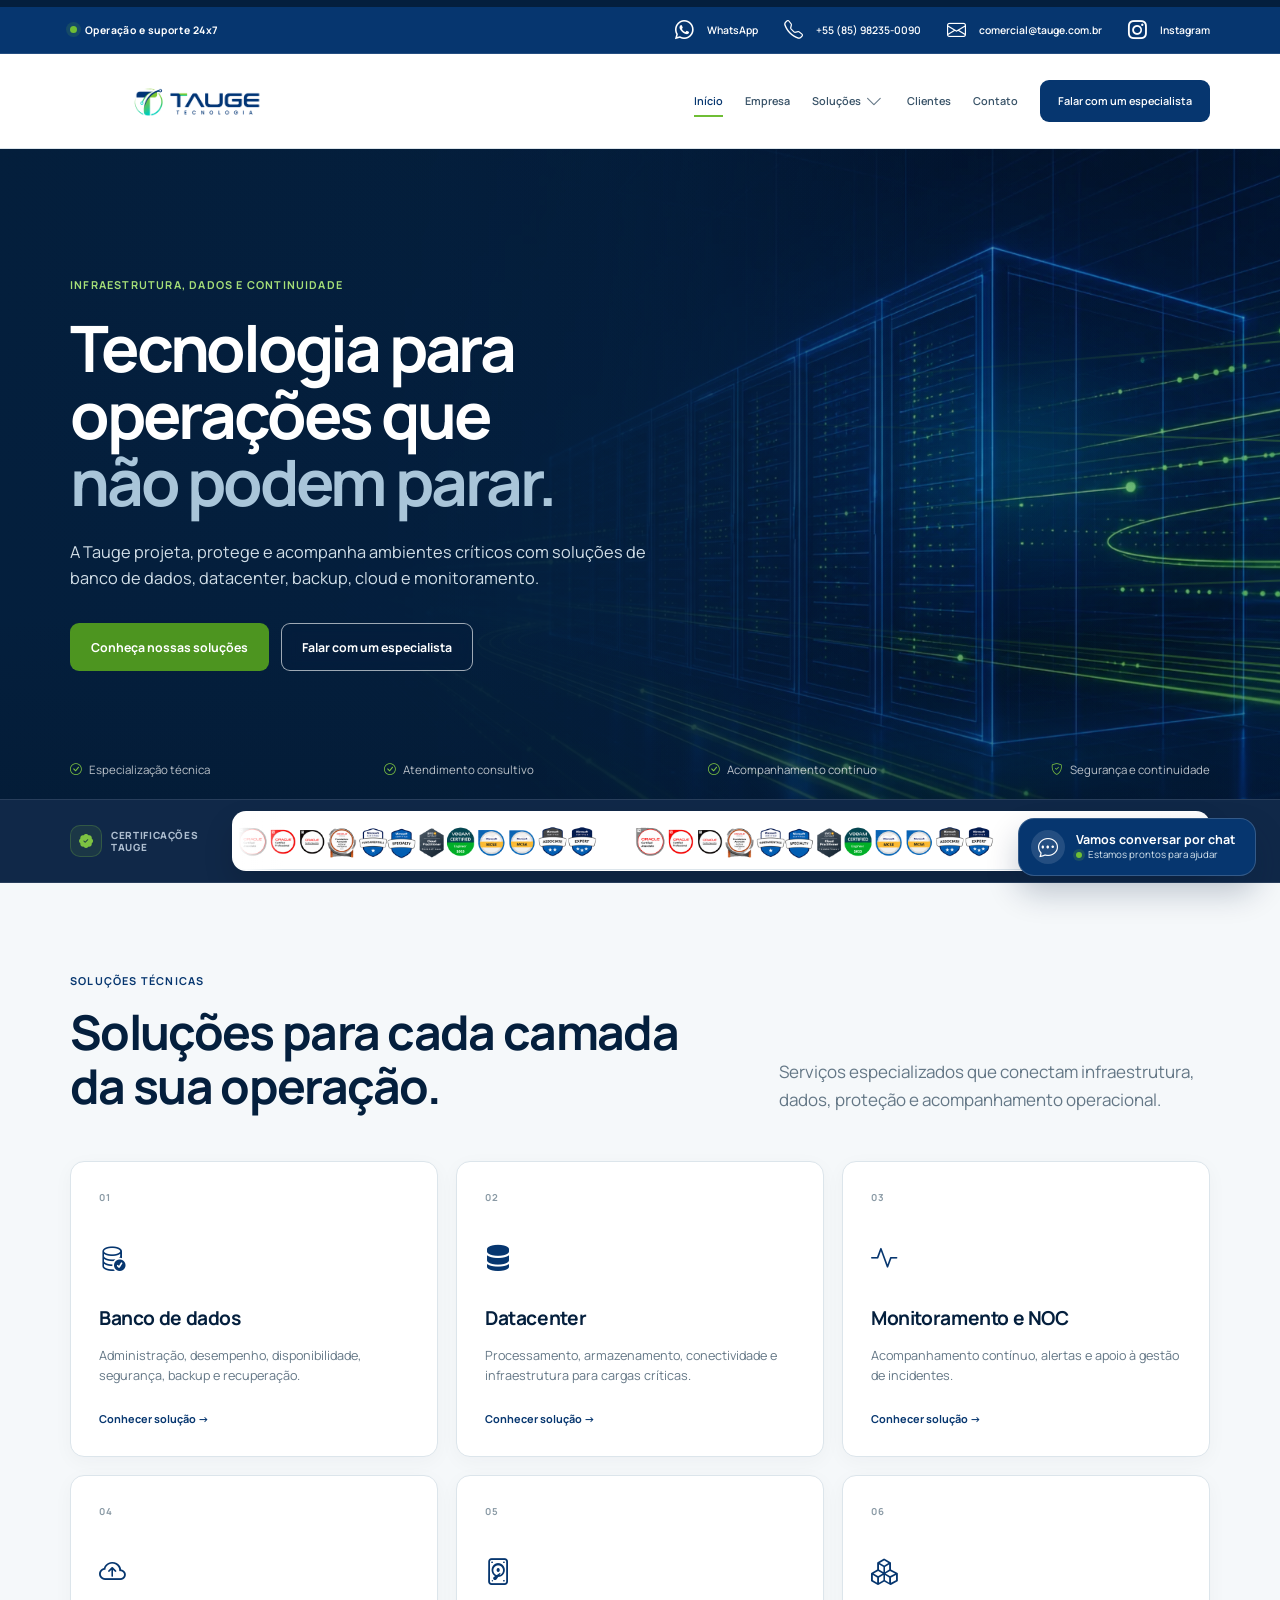
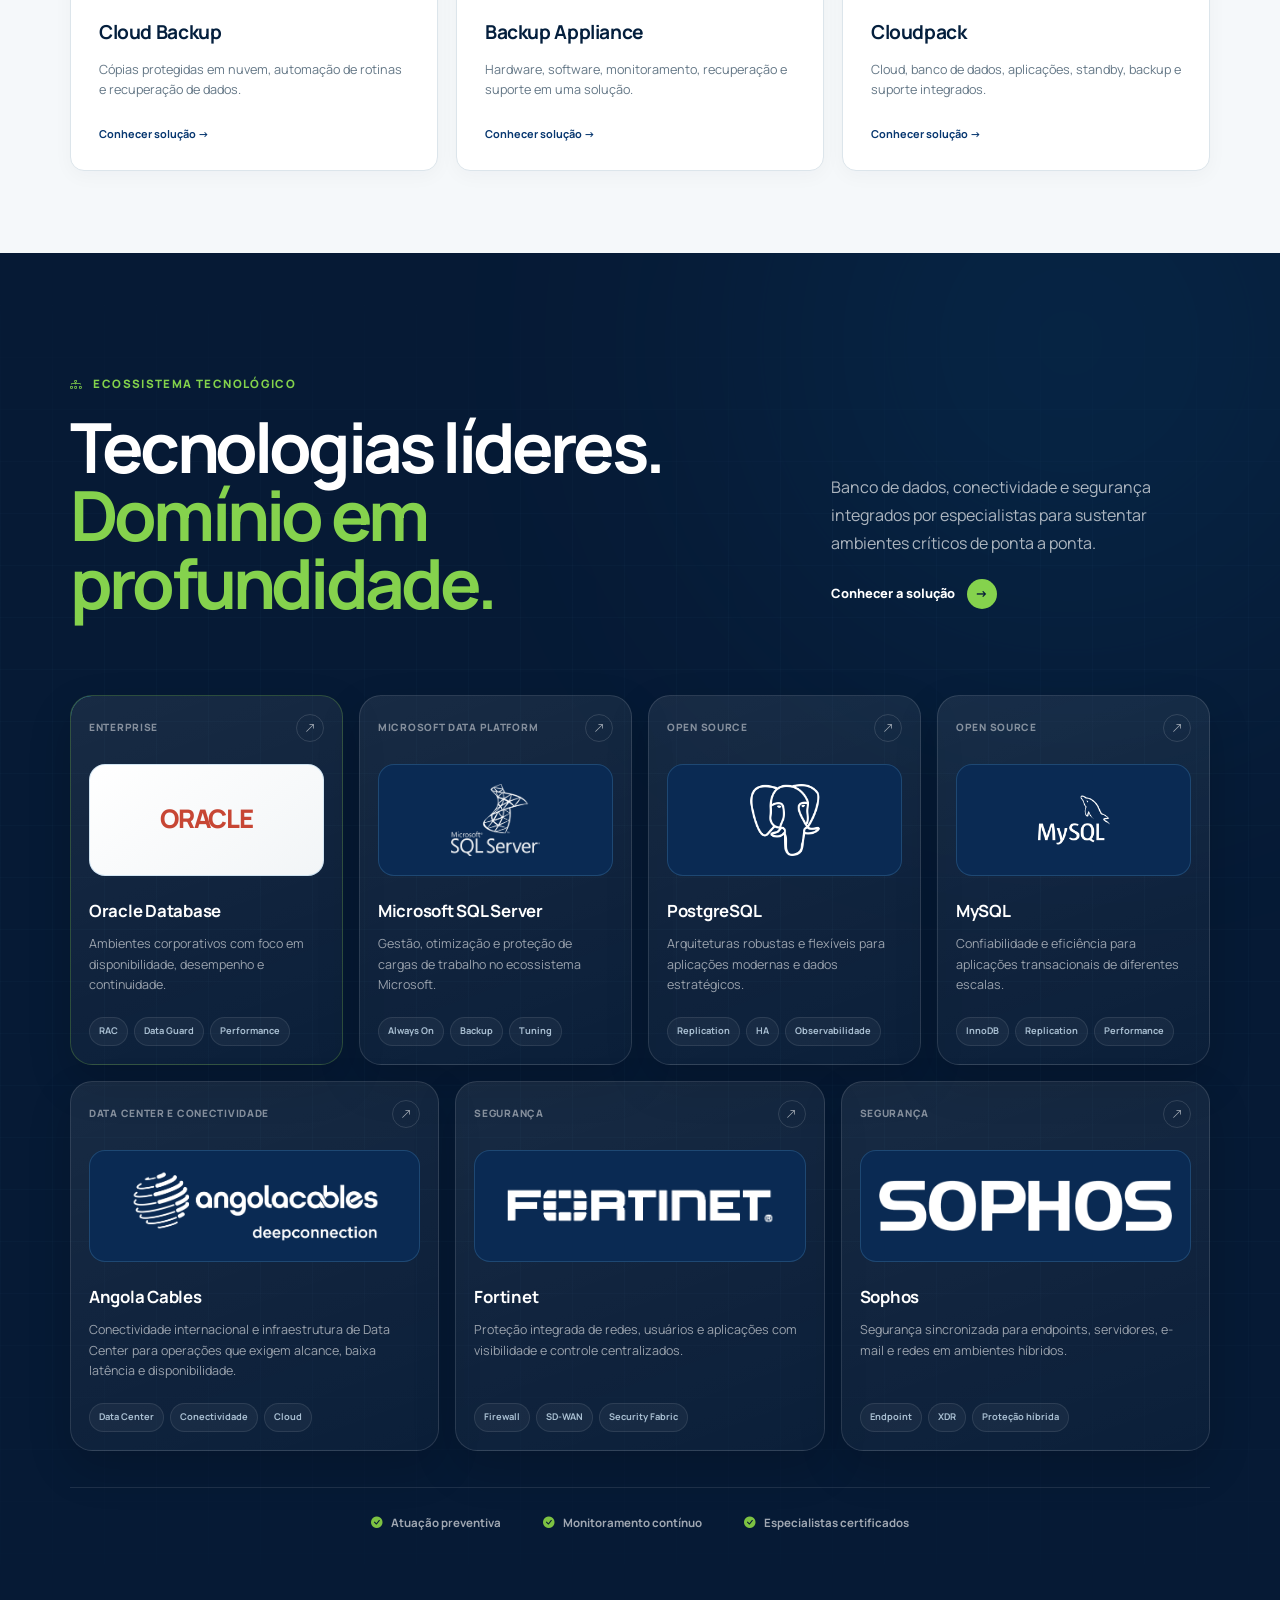
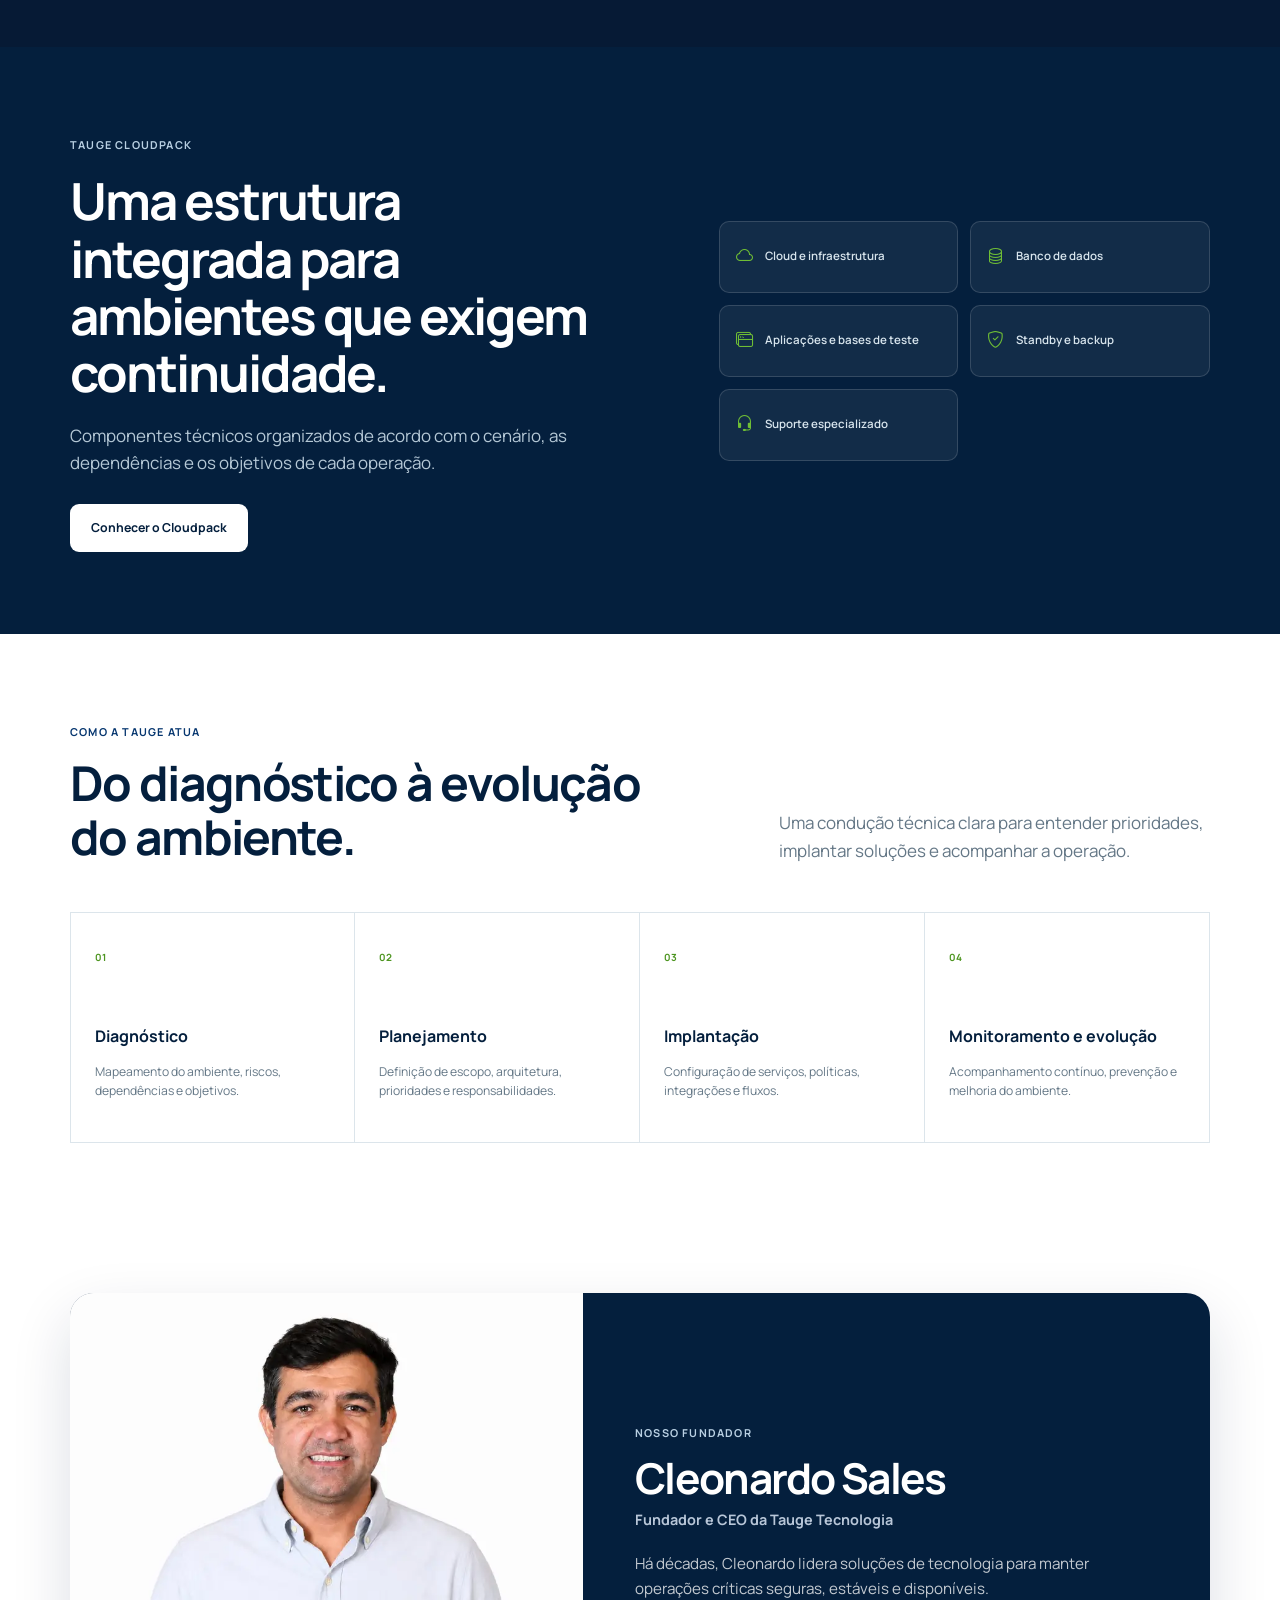
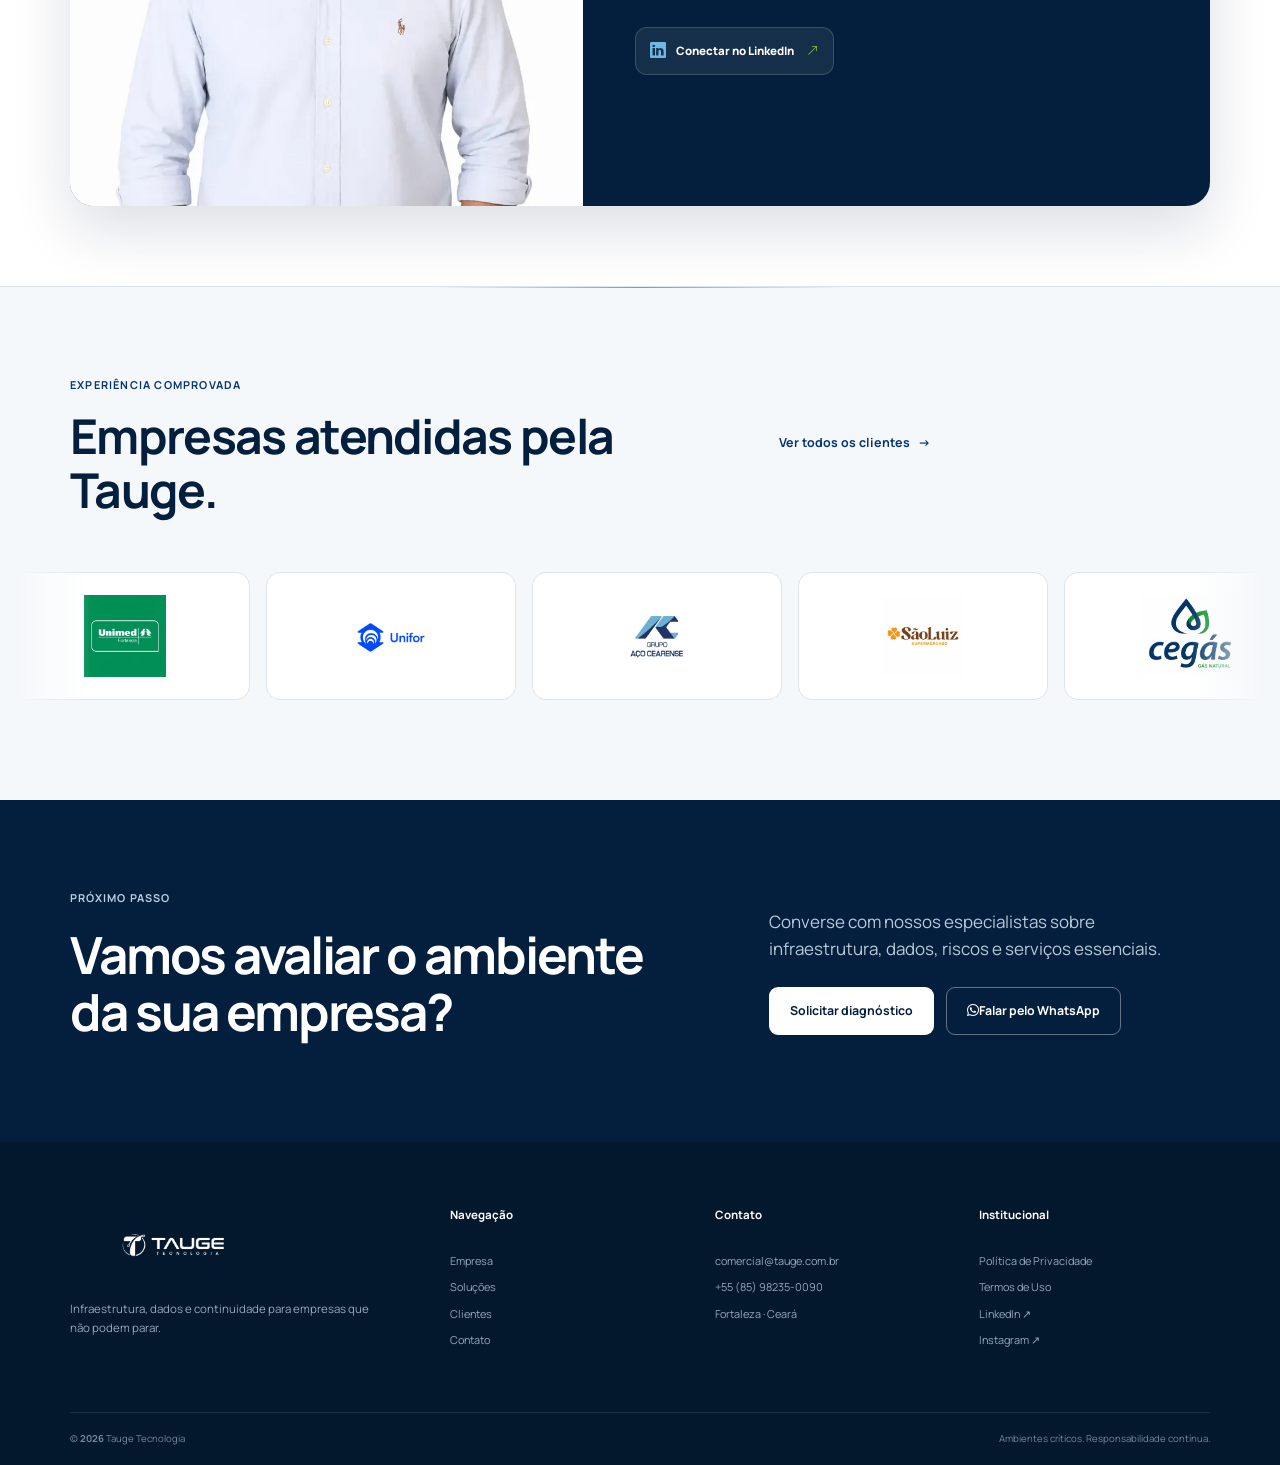
<file: index.html>
<!doctype html>
<html lang="pt-BR">
<head>
  <meta charset="utf-8">
  <meta name="viewport" content="width=device-width, initial-scale=1">
  <meta name="theme-color" content="#041f3d">
  <meta name="description" content="Infraestrutura, banco de dados, datacenter, backup e monitoramento para operações empresariais que precisam de continuidade e segurança.">
  <meta name="robots" content="index,follow">
  <link rel="canonical" href="https://www.taugetecnologia.com.br/">
  <meta property="og:type" content="website">
  <meta property="og:locale" content="pt_BR">
  <meta property="og:title" content="Tauge Tecnologia | Infraestrutura, dados e continuidade">
  <meta property="og:description" content="Soluções técnicas para ambientes empresariais que não podem parar.">
  <meta property="og:url" content="https://www.taugetecnologia.com.br/">
  <meta property="og:image" content="https://www.taugetecnologia.com.br/assets/images/og-tauge-infra.png">
  <meta property="og:image:alt" content="Tauge Tecnologia — Infraestrutura, dados e continuidade">
  <meta name="twitter:card" content="summary_large_image">
  <meta name="twitter:image" content="https://www.taugetecnologia.com.br/assets/images/og-tauge-infra.png">
  <title>Tauge Tecnologia | Infraestrutura, dados e continuidade</title>
  <link rel="icon" href="assets/brand/favicon-64.png" type="image/png">
  <link rel="apple-touch-icon" href="assets/brand/apple-touch-icon.png">
  <link rel="preconnect" href="https://cdn.jsdelivr.net" crossorigin>
  <link rel="stylesheet" href="https://cdn.jsdelivr.net/npm/bootstrap-icons@1.11.3/font/bootstrap-icons.min.css">
  <script>document.documentElement.classList.add("js")</script>
    <link rel="stylesheet" href="css/site-core.css?v=20261005-header">
    <link rel="stylesheet" href="css/site-components.css?v=20260817fix2">
    <link rel="stylesheet" href="css/site-layout.css?v=20260817fix12">
    <link rel="stylesheet" href="css/site-final.css?v=20260817fix12">
  <script type="application/ld+json">
  {
    "@context": "https://schema.org",
    "@type": "ProfessionalService",
    "name": "Tauge Tecnologia",
    "url": "https://www.taugetecnologia.com.br/",
    "logo": "https://www.taugetecnologia.com.br/assets/images/logo-tauge.webp",
    "foundingDate": "2003",
    "areaServed": "BR",
    "email": "comercial@tauge.com.br",
    "telephone": "+55-85-98235-0090",
    "sameAs": [
      "https://www.linkedin.com/company/tauge-tecnologia/",
      "https://www.instagram.com/tauge.tecnologia/"
    ],
    "knowsAbout": ["Datacenter", "Banco de dados", "Cloud Backup", "Monitoramento de infraestrutura", "NOC"]
  }
  </script>
  <link rel="stylesheet" href="css/site-mobile.css?v=20261005">
</head>
<body data-page="inicio">
  <a class="skip-link" href="#main">Ir para o conteúdo principal</a>

  <header class="site-header" data-header>
    <div class="utility-bar">
      <div class="shell utility-inner">
        <span class="operation-status"><i aria-hidden="true"></i> Operação e suporte 24x7</span>
        <div class="utility-contact" aria-label="Canais de contato">
          <a href="https://wa.me/5585982350090" target="_blank" rel="noopener" aria-label="Falar com a Tauge pelo WhatsApp">
            <i class="bi bi-whatsapp" aria-hidden="true"></i><span>WhatsApp</span>
          </a>
          <a href="tel:+5585982350090" aria-label="Ligar para a Tauge no número +55 85 98235-0090">
            <i class="bi bi-telephone" aria-hidden="true"></i><span>+55 (85) 98235-0090</span>
          </a>
          <a href="mailto:comercial@tauge.com.br" aria-label="Enviar e-mail para comercial@tauge.com.br">
            <i class="bi bi-envelope" aria-hidden="true"></i><span>comercial@tauge.com.br</span>
          </a>
          <a href="https://www.instagram.com/tauge.tecnologia/" target="_blank" rel="noopener" aria-label="Abrir o Instagram da Tauge">
            <i class="bi bi-instagram" aria-hidden="true"></i><span>Instagram</span>
          </a>
        </div>
      </div>
    </div>
    <div class="shell nav-row">
      <a class="brand" href="index.html" aria-label="Tauge Tecnologia — início"><img src="assets/images/logo-tauge.webp" alt="Tauge Tecnologia" width="238" height="72"></a>
      <button class="nav-toggle" type="button" aria-label="Abrir menu" aria-expanded="false" aria-controls="main-navigation" data-nav-toggle><span></span><span></span></button>
      <nav class="main-nav" id="main-navigation" aria-label="Navegação principal" data-nav>
        <a data-nav-link="inicio" href="index.html">Início</a>
        <a data-nav-link="empresa" href="empresa.html">Empresa</a>
        <div class="nav-group">
          <a data-nav-link="solucoes" href="solucoes.html">Soluções</a>
          <button type="button" aria-label="Mostrar soluções" aria-expanded="false" data-submenu-toggle><i class="bi bi-chevron-down" aria-hidden="true"></i></button>
          <div class="submenu">
            <a href="solucoes.html#banco-dados"><span>01</span>Banco de dados</a>
            <a href="solucoes.html#datacenter"><span>02</span>Datacenter</a>
            <a href="solucoes.html#noc"><span>03</span>Monitoramento e NOC</a>
            <a href="solucoes.html#cloud-backup"><span>04</span>Cloud Backup</a>
            <a href="solucoes.html#backup-appliance"><span>05</span>Backup Appliance</a>
            <a href="solucoes.html#cloudpack"><span>06</span>Cloudpack</a>
          </div>
        </div>
        <a data-nav-link="clientes" href="clientes.html">Clientes</a>
        <a data-nav-link="contato" href="contato.html">Contato</a>
        <a class="nav-cta" href="contato.html">Falar com um especialista</a>
      </nav>
    </div>
  </header>

  <main id="main">
    <section class="executive-hero" aria-labelledby="hero-title" data-hero>
      <div class="hero-scene" aria-hidden="true" data-hero-scene>
        <img class="hero-scene-image" src="assets/images/hero-datacenter-3d.webp" alt="" width="1734" height="907" fetchpriority="high" decoding="async">
        <div class="hero-trails">
          <span></span><span></span><span></span><span></span>
        </div>
      </div>
      <div class="shell executive-hero-content">
        <div class="hero-copy" data-reveal>
          <span class="eyebrow">INFRAESTRUTURA, DADOS E CONTINUIDADE</span>
          <h1 id="hero-title">Tecnologia para operações que <em>não podem parar.</em></h1>
          <p>A Tauge projeta, protege e acompanha ambientes críticos com soluções de banco de dados, datacenter, backup, cloud e monitoramento.</p>
          <div class="hero-actions">
            <a class="btn btn-primary" href="#solucoes">Conheça nossas soluções</a>
            <a class="btn btn-hero-outline" href="contato.html">Falar com um especialista</a>
          </div>
        </div>
      </div>
      <div class="shell hero-assurances hero-assurances-overlay" aria-label="Diferenciais da Tauge">
        <span><i class="bi bi-check-circle" aria-hidden="true"></i> Especialização técnica</span>
        <span><i class="bi bi-check-circle" aria-hidden="true"></i> Atendimento consultivo</span>
        <span><i class="bi bi-check-circle" aria-hidden="true"></i> Acompanhamento contínuo</span>
        <span><i class="bi bi-shield-check" aria-hidden="true"></i> Segurança e continuidade</span>
      </div>
    </section>

    <section class="certification-bar" aria-labelledby="certifications-title">
      <div class="shell certification-strip">
        <div class="certification-strip-label" id="certifications-title">
          <i class="bi bi-patch-check-fill" aria-hidden="true"></i>
          <span>Certificações<br>Tauge</span>
        </div>
        <div class="certification-marquee" role="img" aria-label="Certificações Oracle, Microsoft, AWS e Veeam da equipe Tauge" tabindex="0">
          <div class="certification-track" aria-hidden="true">
            <img src="assets/images/certifications/certifications-strip.png?v=20260817fix10" alt="" width="2172" height="260">
            <img src="assets/images/certifications/certifications-strip.png?v=20260817fix10" alt="" width="2172" height="260">
            <img src="assets/images/certifications/certifications-strip.png?v=20260817fix10" alt="" width="2172" height="260">
            <img src="assets/images/certifications/certifications-strip.png?v=20260817fix10" alt="" width="2172" height="260">
          </div>
        </div>
      </div>
    </section>

    <section class="service-section" id="solucoes" aria-labelledby="services-title">
      <div class="shell">
        <div class="section-intro" data-reveal>
          <div><span class="eyebrow">SOLUÇÕES TÉCNICAS</span><h2 id="services-title">Soluções para cada camada da sua operação.</h2></div>
          <p>Serviços especializados que conectam infraestrutura, dados, proteção e acompanhamento operacional.</p>
        </div>
        <div class="service-grid">
          <a class="service-card" href="solucoes.html#banco-dados" data-reveal><span>01</span><i class="bi bi-database-check" aria-hidden="true"></i><h3>Banco de dados</h3><p>Administração, desempenho, disponibilidade, segurança, backup e recuperação.</p><b>Conhecer solução →</b></a>
          <a class="service-card" href="solucoes.html#datacenter" data-reveal><span>02</span><i class="bi bi-server" aria-hidden="true"></i><h3>Datacenter</h3><p>Processamento, armazenamento, conectividade e infraestrutura para cargas críticas.</p><b>Conhecer solução →</b></a>
          <a class="service-card" href="solucoes.html#noc" data-reveal><span>03</span><i class="bi bi-activity" aria-hidden="true"></i><h3>Monitoramento e NOC</h3><p>Acompanhamento contínuo, alertas e apoio à gestão de incidentes.</p><b>Conhecer solução →</b></a>
          <a class="service-card" href="solucoes.html#cloud-backup" data-reveal><span>04</span><i class="bi bi-cloud-arrow-up" aria-hidden="true"></i><h3>Cloud Backup</h3><p>Cópias protegidas em nuvem, automação de rotinas e recuperação de dados.</p><b>Conhecer solução →</b></a>
          <a class="service-card" href="solucoes.html#backup-appliance" data-reveal><span>05</span><i class="bi bi-device-hdd" aria-hidden="true"></i><h3>Backup Appliance</h3><p>Hardware, software, monitoramento, recuperação e suporte em uma solução.</p><b>Conhecer solução →</b></a>
          <a class="service-card" href="solucoes.html#cloudpack" data-reveal><span>06</span><i class="bi bi-boxes" aria-hidden="true"></i><h3>Cloudpack</h3><p>Cloud, banco de dados, aplicações, standby, backup e suporte integrados.</p><b>Conhecer solução →</b></a>
        </div>
      </div>
    </section>

    <section class="database-ecosystem" aria-labelledby="database-title">
      <div class="database-grid-pattern" aria-hidden="true"></div>
      <div class="shell database-shell">
        <div class="database-heading" data-reveal>
          <div>
            <span class="database-kicker"><i class="bi bi-diagram-3" aria-hidden="true"></i> Ecossistema tecnológico</span>
            <h2 id="database-title">Tecnologias líderes.<br><em>Domínio em profundidade.</em></h2>
          </div>
          <div class="database-intro">
            <p>Banco de dados, conectividade e segurança integrados por especialistas para sustentar ambientes críticos de ponta a ponta.</p>
            <a class="database-link" href="solucoes.html#banco-dados">Conhecer a solução <span aria-hidden="true">→</span></a>
          </div>
        </div>

        <div class="database-cards" aria-label="Tecnologias de banco de dados atendidas pela Tauge">
          <article class="database-card database-card-featured" data-reveal>
            <span class="database-beam" aria-hidden="true"></span>
            <div class="database-card-top"><span>Enterprise</span><i class="bi bi-arrow-up-right" aria-hidden="true"></i></div>
            <div class="database-logo database-logo-light"><strong class="oracle-wordmark" aria-label="Oracle">ORACLE</strong></div>
            <div class="database-card-copy"><h3>Oracle Database</h3><p>Ambientes corporativos com foco em disponibilidade, desempenho e continuidade.</p></div>
            <ul><li>RAC</li><li>Data Guard</li><li>Performance</li></ul>
          </article>

          <article class="database-card" data-reveal>
            <div class="database-card-top"><span>Microsoft Data Platform</span><i class="bi bi-arrow-up-right" aria-hidden="true"></i></div>
            <div class="database-logo"><img src="assets/partners/sql-server-web.png?v=20260817fix8" alt="Microsoft SQL Server" width="420" height="339" loading="lazy" decoding="async"></div>
            <div class="database-card-copy"><h3>Microsoft SQL Server</h3><p>Gestão, otimização e proteção de cargas de trabalho no ecossistema Microsoft.</p></div>
            <ul><li>Always On</li><li>Backup</li><li>Tuning</li></ul>
          </article>

          <article class="database-card" data-reveal>
            <div class="database-card-top"><span>Open Source</span><i class="bi bi-arrow-up-right" aria-hidden="true"></i></div>
            <div class="database-logo"><img src="assets/partners/postgresql.png" alt="PostgreSQL" width="220" height="100" loading="lazy" decoding="async"></div>
            <div class="database-card-copy"><h3>PostgreSQL</h3><p>Arquiteturas robustas e flexíveis para aplicações modernas e dados estratégicos.</p></div>
            <ul><li>Replication</li><li>HA</li><li>Observabilidade</li></ul>
          </article>

          <article class="database-card" data-reveal>
            <div class="database-card-top"><span>Open Source</span><i class="bi bi-arrow-up-right" aria-hidden="true"></i></div>
            <div class="database-logo"><img src="assets/partners/mysql.png" alt="MySQL" width="220" height="100" loading="lazy" decoding="async"></div>
            <div class="database-card-copy"><h3>MySQL</h3><p>Confiabilidade e eficiência para aplicações transacionais de diferentes escalas.</p></div>
            <ul><li>InnoDB</li><li>Replication</li><li>Performance</li></ul>
          </article>

          <article class="database-card database-card-wide" data-reveal>
            <div class="database-card-top"><span>Data Center e conectividade</span><i class="bi bi-arrow-up-right" aria-hidden="true"></i></div>
            <div class="database-logo"><img src="assets/partners/angola-cables.png" alt="Angola Cables" width="220" height="100" loading="lazy" decoding="async"></div>
            <div class="database-card-copy"><h3>Angola Cables</h3><p>Conectividade internacional e infraestrutura de Data Center para operações que exigem alcance, baixa latência e disponibilidade.</p></div>
            <ul><li>Data Center</li><li>Conectividade</li><li>Cloud</li></ul>
          </article>

          <article class="database-card database-card-wide" data-reveal>
            <div class="database-card-top"><span>Segurança</span><i class="bi bi-arrow-up-right" aria-hidden="true"></i></div>
            <div class="database-logo"><img src="assets/partners/fortinet.png" alt="Fortinet" width="220" height="100" loading="lazy" decoding="async"></div>
            <div class="database-card-copy"><h3>Fortinet</h3><p>Proteção integrada de redes, usuários e aplicações com visibilidade e controle centralizados.</p></div>
            <ul><li>Firewall</li><li>SD-WAN</li><li>Security Fabric</li></ul>
          </article>

          <article class="database-card database-card-wide" data-reveal>
            <div class="database-card-top"><span>Segurança</span><i class="bi bi-arrow-up-right" aria-hidden="true"></i></div>
            <div class="database-logo"><img src="assets/partners/sophos-web.png?v=20260817fix8" alt="Sophos" width="700" height="120" loading="lazy" decoding="async"></div>
            <div class="database-card-copy"><h3>Sophos</h3><p>Segurança sincronizada para endpoints, servidores, e-mail e redes em ambientes híbridos.</p></div>
            <ul><li>Endpoint</li><li>XDR</li><li>Proteção híbrida</li></ul>
          </article>
        </div>

        <div class="database-assurance" data-reveal>
          <span><i class="bi bi-check-circle-fill" aria-hidden="true"></i> Atuação preventiva</span>
          <span><i class="bi bi-check-circle-fill" aria-hidden="true"></i> Monitoramento contínuo</span>
          <span><i class="bi bi-check-circle-fill" aria-hidden="true"></i> Especialistas certificados</span>
        </div>
      </div>
    </section>

    <section class="cloudpack-feature" aria-labelledby="cloudpack-title">
      <div class="shell cloudpack-feature-grid">
        <div data-reveal>
          <span class="eyebrow light">TAUGE CLOUDPACK</span>
          <h2 id="cloudpack-title">Uma estrutura integrada para ambientes que exigem continuidade.</h2>
          <p>Componentes técnicos organizados de acordo com o cenário, as dependências e os objetivos de cada operação.</p>
          <a class="btn btn-light" href="solucoes.html#cloudpack">Conhecer o Cloudpack</a>
        </div>
        <div class="module-list" data-reveal>
          <span><i class="bi bi-cloud" aria-hidden="true"></i>Cloud e infraestrutura</span>
          <span><i class="bi bi-database" aria-hidden="true"></i>Banco de dados</span>
          <span><i class="bi bi-window-stack" aria-hidden="true"></i>Aplicações e bases de teste</span>
          <span><i class="bi bi-shield-check" aria-hidden="true"></i>Standby e backup</span>
          <span><i class="bi bi-headset" aria-hidden="true"></i>Suporte especializado</span>
        </div>
      </div>
    </section>

    <section class="method-section" aria-labelledby="method-title">
      <div class="shell">
        <div class="section-intro" data-reveal>
          <div><span class="eyebrow">COMO A TAUGE ATUA</span><h2 id="method-title">Do diagnóstico à evolução do ambiente.</h2></div>
          <p>Uma condução técnica clara para entender prioridades, implantar soluções e acompanhar a operação.</p>
        </div>
        <ol class="method-grid">
          <li data-reveal><span>01</span><h3>Diagnóstico</h3><p>Mapeamento do ambiente, riscos, dependências e objetivos.</p></li>
          <li data-reveal><span>02</span><h3>Planejamento</h3><p>Definição de escopo, arquitetura, prioridades e responsabilidades.</p></li>
          <li data-reveal><span>03</span><h3>Implantação</h3><p>Configuração de serviços, políticas, integrações e fluxos.</p></li>
          <li data-reveal><span>04</span><h3>Monitoramento e evolução</h3><p>Acompanhamento contínuo, prevenção e melhoria do ambiente.</p></li>
        </ol>
      </div>
    </section>

    <section class="founder-section" aria-labelledby="founder-title">
      <div class="shell">
        <article class="founder-card" data-reveal>
          <div class="founder-photo">
            <img src="assets/cleonardo-sales.webp?v=20260817fix6" alt="Cleonardo Sales, fundador e CEO da Tauge Tecnologia" width="828" height="828" loading="lazy" decoding="async">
          </div>
          <div class="founder-copy">
            <span class="eyebrow light">NOSSO FUNDADOR</span>
            <h2 id="founder-title">Cleonardo Sales</h2>
            <strong>Fundador e CEO da Tauge Tecnologia</strong>
            <p>Há décadas, Cleonardo lidera soluções de tecnologia para manter operações críticas seguras, estáveis e disponíveis.</p>
            <a class="founder-linkedin" href="https://www.linkedin.com/in/cleonardo-sales-401a0929/" target="_blank" rel="noopener noreferrer" aria-label="Ver perfil de Cleonardo Sales no LinkedIn">
              <i class="bi bi-linkedin" aria-hidden="true"></i>
              <span>Conectar no LinkedIn</span>
              <i class="bi bi-arrow-up-right" aria-hidden="true"></i>
            </a>
          </div>
        </article>
      </div>
    </section>

    <section class="client-section client-section-bottom" aria-labelledby="clients-title">
      <div class="shell">
        <div class="section-intro compact" data-reveal>
          <div><span class="eyebrow">EXPERIÊNCIA COMPROVADA</span><h2 id="clients-title">Empresas atendidas pela Tauge.</h2></div>
          <a class="text-link" href="clientes.html">Ver todos os clientes <span aria-hidden="true">→</span></a>
        </div>
        <div class="client-marquee" data-client-marquee aria-busy="true" aria-label="Clientes da Tauge">
          <div class="client-marquee-track" data-client-grid data-featured>
            <span class="client-logo-skeleton"></span><span class="client-logo-skeleton"></span><span class="client-logo-skeleton"></span><span class="client-logo-skeleton"></span>
          </div>
        </div>
        <noscript><p class="source-note">Ative o JavaScript para visualizar a galeria de clientes.</p></noscript>
      </div>
    </section>

    <section class="final-cta">
      <div class="shell final-cta-grid">
        <div data-reveal><span class="eyebrow light">PRÓXIMO PASSO</span><h2>Vamos avaliar o ambiente da sua empresa?</h2></div>
        <div data-reveal><p>Converse com nossos especialistas sobre infraestrutura, dados, riscos e serviços essenciais.</p><div class="hero-actions"><a class="btn btn-light" href="contato.html">Solicitar diagnóstico</a><a class="btn btn-whatsapp" href="https://wa.me/5585982350090" target="_blank" rel="noopener"><i class="bi bi-whatsapp" aria-hidden="true"></i> Falar pelo WhatsApp</a></div></div>
      </div>
    </section>
  </main>

  <footer class="site-footer">
    <div class="shell footer-main">
      <div class="footer-brand"><a class="brand" href="index.html" aria-label="Tauge Tecnologia — início"><img src="assets/images/logo-tauge.webp" alt="Tauge Tecnologia" width="210" height="64"></a><p>Infraestrutura, dados e continuidade para empresas que não podem parar.</p></div>
      <div><h3>Navegação</h3><a href="empresa.html">Empresa</a><a href="solucoes.html">Soluções</a><a href="clientes.html">Clientes</a><a href="contato.html">Contato</a></div>
      <div><h3>Contato</h3><a href="mailto:comercial@tauge.com.br">comercial@tauge.com.br</a><a href="tel:+5585982350090">+55 (85) 98235-0090</a><span>Fortaleza · Ceará</span></div>
      <div><h3>Institucional</h3><a href="privacidade.html">Política de Privacidade</a><a href="termos.html">Termos de Uso</a><a href="https://www.linkedin.com/company/tauge-tecnologia/" target="_blank" rel="noopener">LinkedIn ↗</a><a href="https://www.instagram.com/tauge.tecnologia/" target="_blank" rel="noopener">Instagram ↗</a></div>
    </div>
    <div class="shell footer-bottom"><span>© <b data-year></b> Tauge Tecnologia</span><span>Ambientes críticos. Responsabilidade contínua.</span></div>
  </footer>
  <script src="js/client-showcase.js?v=20260817fix2"></script>
  <script src="js/site.js?v=20261005-header"></script>
</body>
</html>
</file>
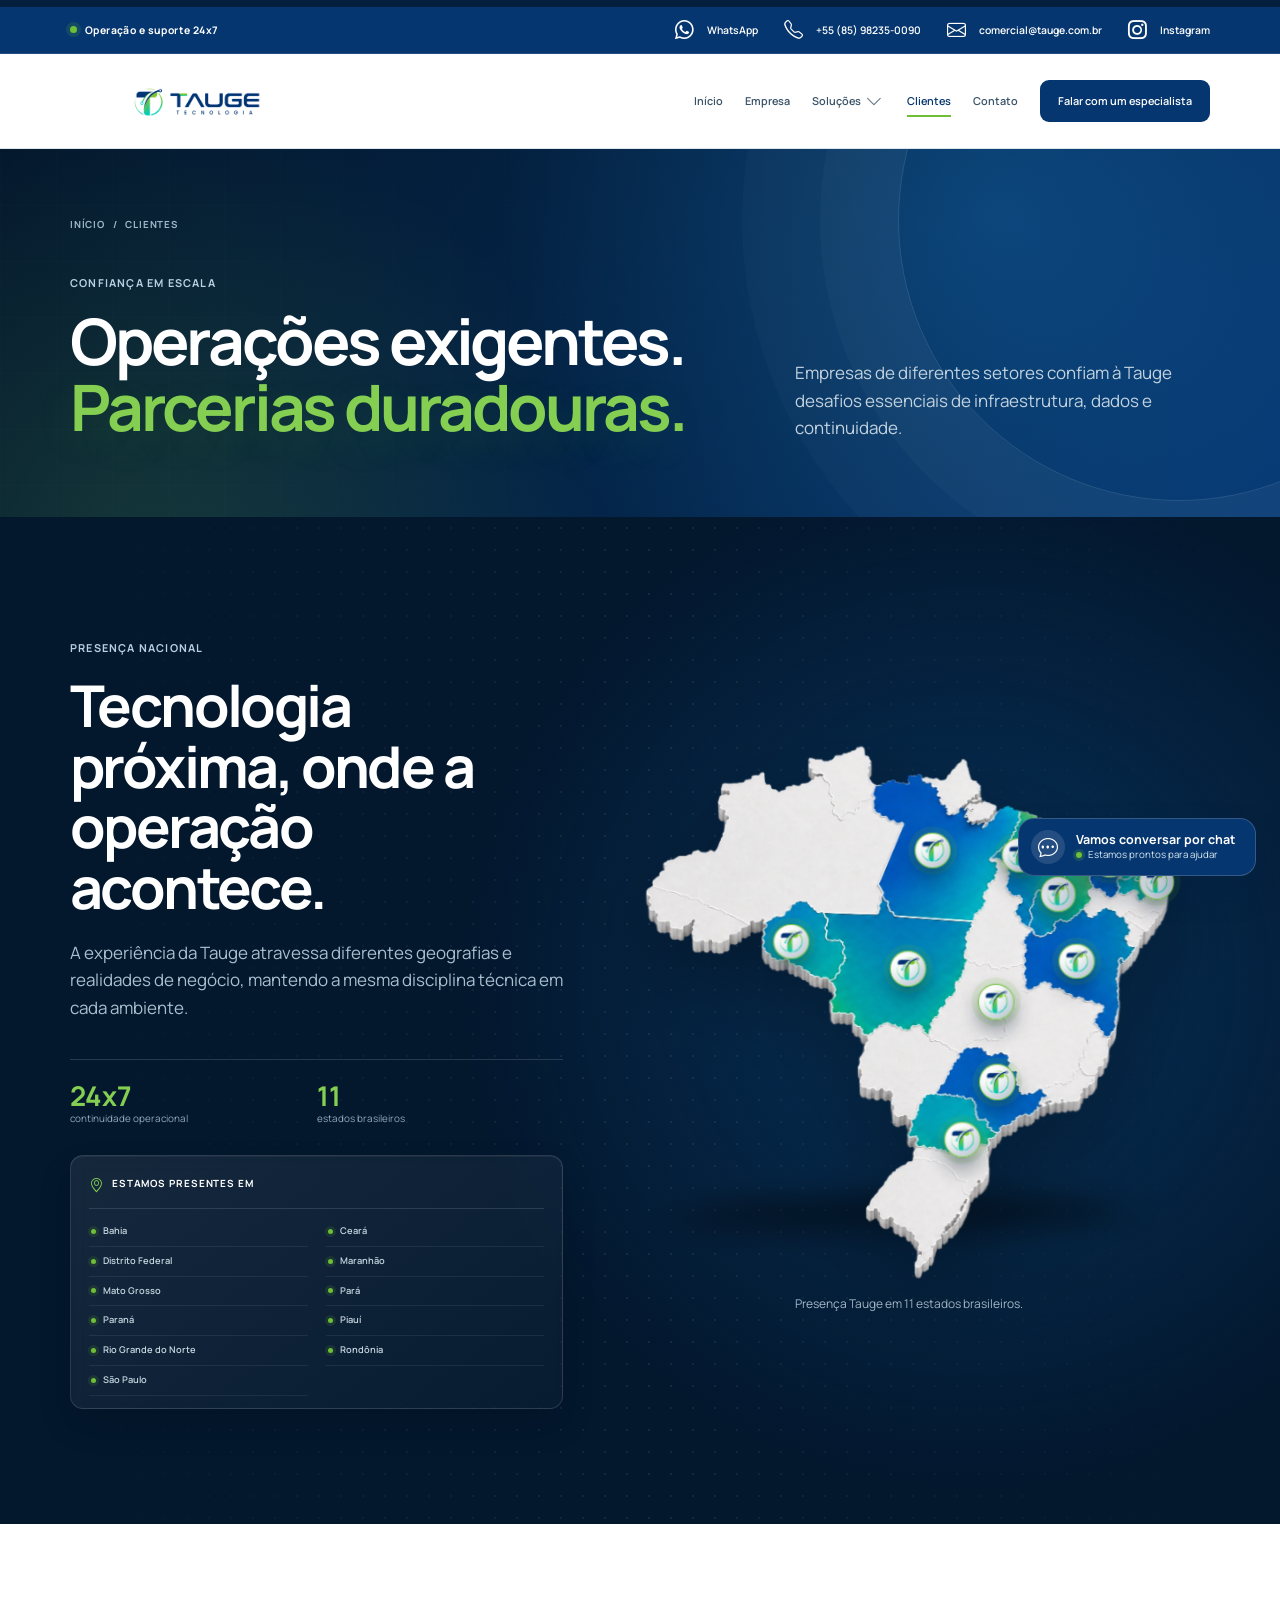
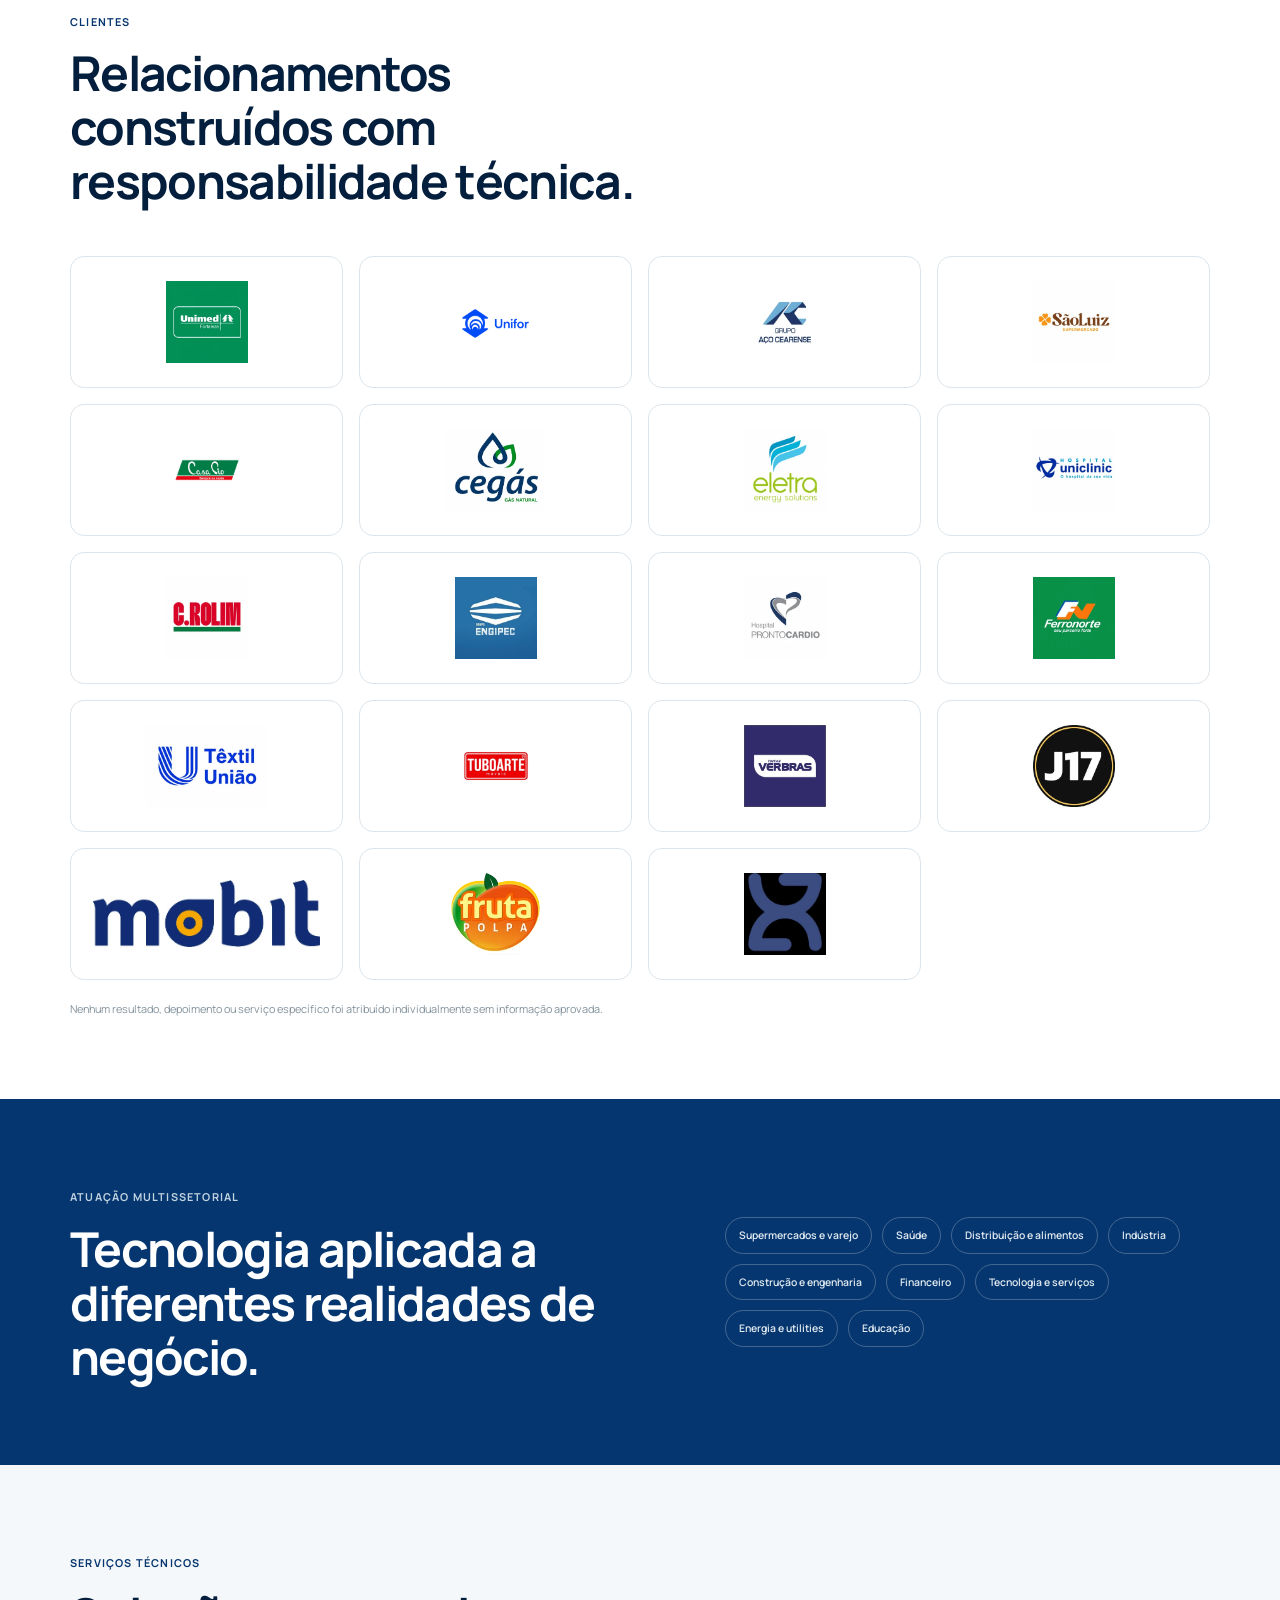
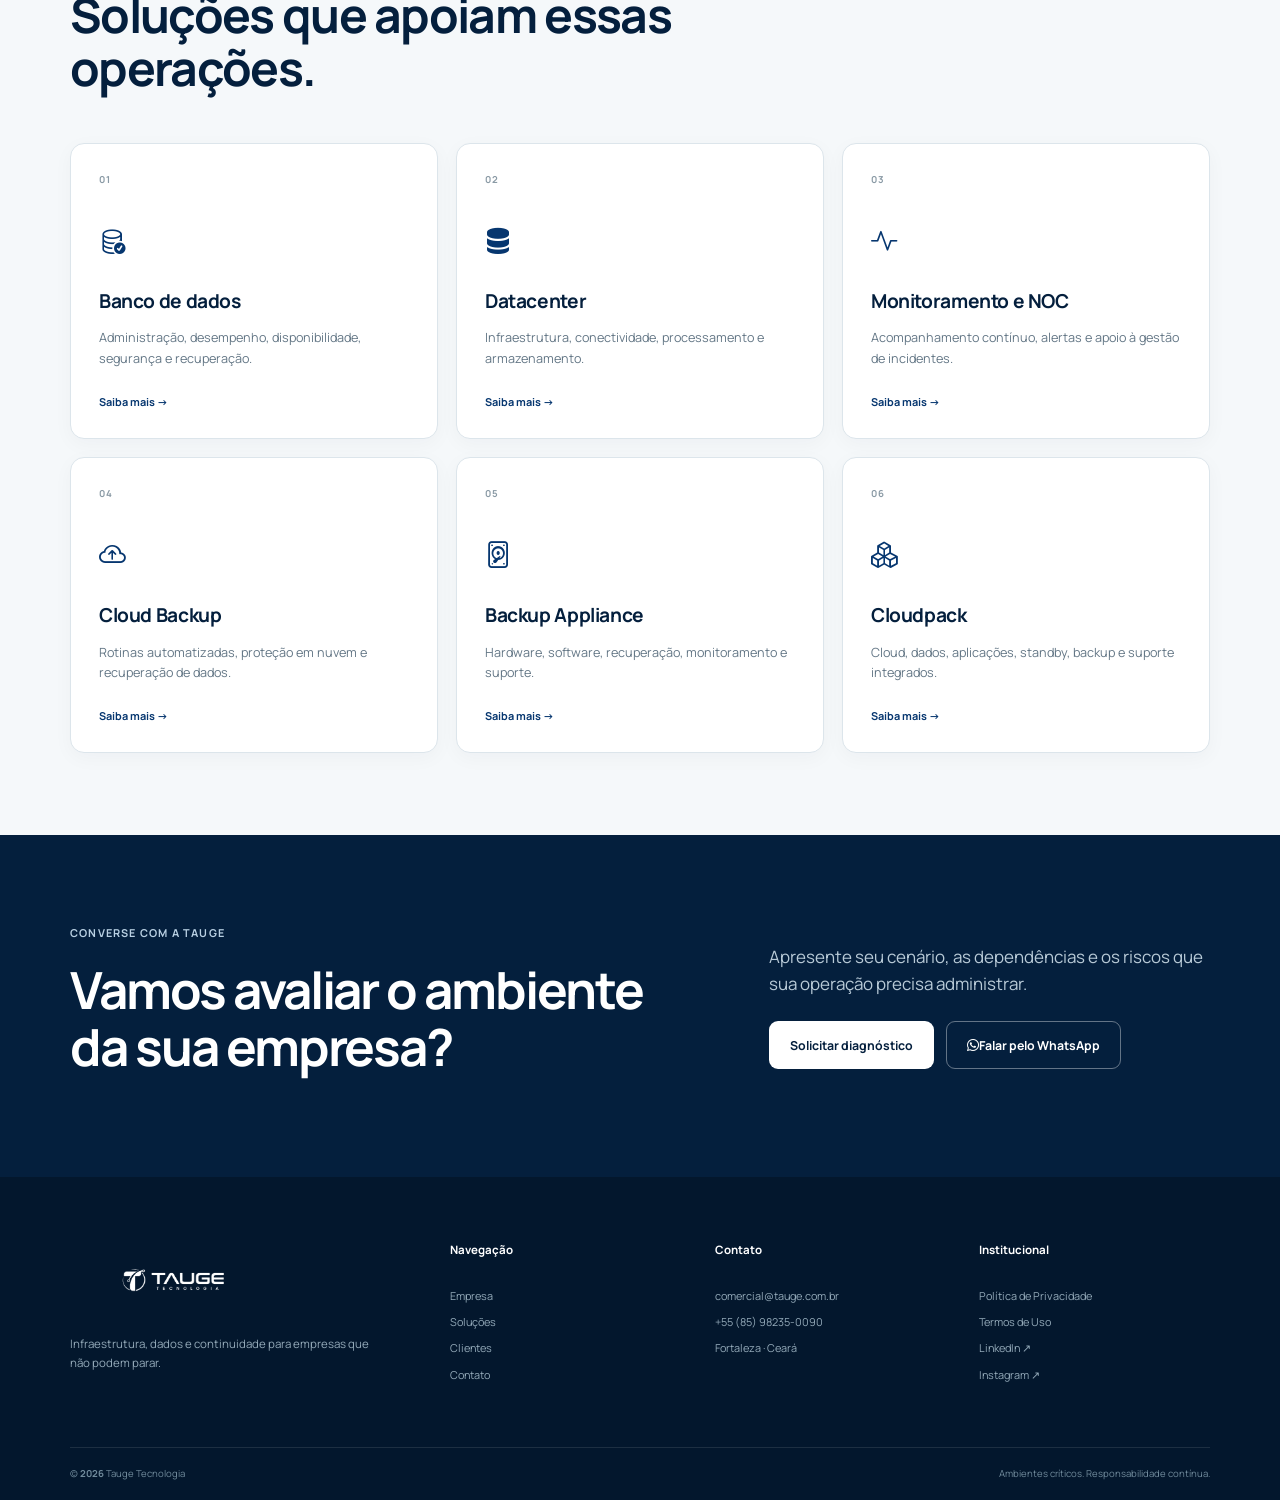
<file: clientes.html>
<!doctype html>
<html lang="pt-BR">
<head>
  <meta charset="utf-8">
  <meta name="viewport" content="width=device-width, initial-scale=1">
  <meta name="theme-color" content="#041f3d">
  <meta name="description" content="Conheça empresas e setores presentes na experiência da Tauge em infraestrutura, dados, backup e monitoramento.">
  <meta name="robots" content="index,follow">
  <link rel="canonical" href="https://www.taugetecnologia.com.br/clientes.html">
  <meta property="og:type" content="website">
  <meta property="og:locale" content="pt_BR">
  <meta property="og:title" content="Clientes | Tauge Tecnologia">
  <meta property="og:description" content="Empresas de diferentes setores atendidas pela Tauge Tecnologia.">
  <meta property="og:url" content="https://www.taugetecnologia.com.br/clientes.html">
  <meta property="og:image" content="https://www.taugetecnologia.com.br/assets/images/og-tauge-infra.png">
  <meta property="og:image:alt" content="Tauge Tecnologia — Infraestrutura, dados e continuidade">
  <meta name="twitter:card" content="summary_large_image">
  <meta name="twitter:image" content="https://www.taugetecnologia.com.br/assets/images/og-tauge-infra.png">
  <title>Clientes | Tauge Tecnologia</title>
  <link rel="icon" href="assets/brand/favicon-64.png" type="image/png">
  <link rel="apple-touch-icon" href="assets/brand/apple-touch-icon.png">
  <link rel="stylesheet" href="https://cdn.jsdelivr.net/npm/bootstrap-icons@1.11.3/font/bootstrap-icons.min.css">
  <script>document.documentElement.classList.add("js")</script>
    <link rel="stylesheet" href="css/site-core.css?v=20261005-header">
    <link rel="stylesheet" href="css/site-components.css?v=20260817fix2">
    <link rel="stylesheet" href="css/site-layout.css?v=20260817fix11">
    <link rel="stylesheet" href="css/site-final.css?v=20260817fix11">
    <link rel="stylesheet" href="css/site-map.css?v=20261005-ro-color">
  <link rel="stylesheet" href="css/site-mobile.css?v=20261005">
</head>
<body data-page="clientes">
  <a class="skip-link" href="#main">Ir para o conteúdo principal</a>
  <header class="site-header" data-header>
    <div class="utility-bar">
      <div class="shell utility-inner">
        <span class="operation-status"><i aria-hidden="true"></i> Operação e suporte 24x7</span>
        <div class="utility-contact" aria-label="Canais de contato"><a href="https://wa.me/5585982350090" target="_blank" rel="noopener" aria-label="Falar com a Tauge pelo WhatsApp"><i class="bi bi-whatsapp" aria-hidden="true"></i><span>WhatsApp</span></a><a href="tel:+5585982350090" aria-label="Ligar para a Tauge no número +55 85 98235-0090"><i class="bi bi-telephone" aria-hidden="true"></i><span>+55 (85) 98235-0090</span></a><a href="mailto:comercial@tauge.com.br" aria-label="Enviar e-mail para comercial@tauge.com.br"><i class="bi bi-envelope" aria-hidden="true"></i><span>comercial@tauge.com.br</span></a><a href="https://www.instagram.com/tauge.tecnologia/" target="_blank" rel="noopener" aria-label="Abrir o Instagram da Tauge"><i class="bi bi-instagram" aria-hidden="true"></i><span>Instagram</span></a></div>
      </div>
    </div>
    <div class="shell nav-row">
      <a class="brand" href="index.html" aria-label="Tauge Tecnologia — início"><img src="assets/images/logo-tauge.webp" alt="Tauge Tecnologia" width="238" height="72"></a>
      <button class="nav-toggle" type="button" aria-label="Abrir menu" aria-expanded="false" aria-controls="main-navigation" data-nav-toggle><span></span><span></span></button>
      <nav class="main-nav" id="main-navigation" aria-label="Navegação principal" data-nav>
        <a data-nav-link="inicio" href="index.html">Início</a>
        <a data-nav-link="empresa" href="empresa.html">Empresa</a>
        <div class="nav-group">
          <a data-nav-link="solucoes" href="solucoes.html">Soluções</a>
          <button type="button" aria-label="Mostrar soluções" aria-expanded="false" data-submenu-toggle><i class="bi bi-chevron-down" aria-hidden="true"></i></button>
          <div class="submenu">
            <a href="solucoes.html#banco-dados"><span>01</span>Banco de dados</a>
            <a href="solucoes.html#datacenter"><span>02</span>Datacenter</a>
            <a href="solucoes.html#noc"><span>03</span>Monitoramento e NOC</a>
            <a href="solucoes.html#cloud-backup"><span>04</span>Cloud Backup</a>
            <a href="solucoes.html#backup-appliance"><span>05</span>Backup Appliance</a>
            <a href="solucoes.html#cloudpack"><span>06</span>Cloudpack</a>
          </div>
        </div>
        <a data-nav-link="clientes" href="clientes.html">Clientes</a>
        <a data-nav-link="contato" href="contato.html">Contato</a>
        <a class="nav-cta" href="contato.html">Falar com um especialista</a>
      </nav>
    </div>
  </header>

  <main id="main">
    <section class="page-hero page-hero--signature clients-hero">
      <div class="shell">
        <div class="breadcrumbs"><a href="index.html">INÍCIO</a><span>/</span><span>CLIENTES</span></div>
        <div class="page-hero-grid">
          <div><span class="eyebrow light">CONFIANÇA EM ESCALA</span><h1>Operações exigentes. <em>Parcerias duradouras.</em></h1></div>
          <p>Empresas de diferentes setores confiam à Tauge desafios essenciais de infraestrutura, dados e continuidade.</p>
        </div>
      </div>
    </section>

    <section class="presence-section" aria-labelledby="presence-title">
      <div class="shell presence-grid">
        <div class="presence-copy" data-reveal>
          <span class="eyebrow light">PRESENÇA NACIONAL</span>
          <h2 id="presence-title">Tecnologia próxima, onde a operação acontece.</h2>
          <p>A experiência da Tauge atravessa diferentes geografias e realidades de negócio, mantendo a mesma disciplina técnica em cada ambiente.</p>
          <div class="presence-metrics">
            <span><strong>24x7</strong><small>continuidade operacional</small></span>
            <span><strong>11</strong><small>estados brasileiros</small></span>
          </div>
          <div class="presence-locations" aria-label="Estados com presença da Tauge">
            <strong class="presence-locations-title"><i class="bi bi-geo-alt" aria-hidden="true"></i> Estamos presentes em</strong>
            <span>Bahia</span><span>Ceará</span><span>Distrito Federal</span><span>Maranhão</span><span>Mato Grosso</span>
            <span>Pará</span><span>Paraná</span><span>Piauí</span><span>Rio Grande do Norte</span><span>Rondônia</span><span>São Paulo</span>
          </div>
        </div>
        <figure class="presence-map" data-reveal>
          <div class="map-stage" role="button" tabindex="0" aria-pressed="false" aria-label="Ativar visualização 3D do mapa" data-interactive-map>
            <img class="map-image" src="assets/images/mapa-presenca-rondonia-v4.webp" width="1267" height="1241" decoding="async" alt="Mapa 3D do Brasil com os 11 estados atendidos pela Tauge destacados em azul e turquesa, incluindo Rondônia">
            <span class="map-marker marker-pa" aria-label="Pará"><span class="map-marker-pin"><img src="assets/brand/tauge-mark.png" alt=""></span></span>
            <span class="map-marker marker-ma" aria-label="Maranhão"><span class="map-marker-pin"><img src="assets/brand/tauge-mark.png" alt=""></span></span>
            <span class="map-marker marker-pi" aria-label="Piauí"><span class="map-marker-pin"><img src="assets/brand/tauge-mark.png" alt=""></span></span>
            <span class="map-marker marker-ce" aria-label="Ceará"><span class="map-marker-pin"><img src="assets/brand/tauge-mark.png" alt=""></span></span>
            <span class="map-marker marker-rn" aria-label="Rio Grande do Norte"><span class="map-marker-pin"><img src="assets/brand/tauge-mark.png" alt=""></span></span>
            <span class="map-marker marker-ba" aria-label="Bahia"><span class="map-marker-pin"><img src="assets/brand/tauge-mark.png" alt=""></span></span>
            <span class="map-marker marker-mt" aria-label="Mato Grosso"><span class="map-marker-pin"><img src="assets/brand/tauge-mark.png" alt=""></span></span>
            <span class="map-marker marker-ro" aria-label="Rondônia"><span class="map-marker-pin"><img src="assets/brand/tauge-mark.png" alt=""></span></span>
            <span class="map-marker marker-df" aria-label="Distrito Federal"><span class="map-marker-pin"><img src="assets/brand/tauge-mark.png" alt=""></span></span>
            <span class="map-marker marker-sp" aria-label="São Paulo"><span class="map-marker-pin"><img src="assets/brand/tauge-mark.png" alt=""></span></span>
            <span class="map-marker marker-pr" aria-label="Paraná"><span class="map-marker-pin"><img src="assets/brand/tauge-mark.png" alt=""></span></span>
          </div>
          <span class="map-touch-hint" data-map-touch-hint><i class="bi bi-hand-index-thumb" aria-hidden="true"></i> Toque para explorar em 3D</span>
          <figcaption>Presença Tauge em 11 estados brasileiros.</figcaption>
        </figure>
      </div>
    </section>

    <section class="clients-page-section" aria-labelledby="client-grid-title">
      <div class="shell">
        <div class="section-intro compact" data-reveal>
          <div><span class="eyebrow">CLIENTES</span><h2 id="client-grid-title">Relacionamentos construídos com responsabilidade técnica.</h2></div>
        </div>
        <div class="client-logo-grid client-logo-grid-full" data-client-grid aria-busy="true">
          <span class="client-logo-skeleton"></span><span class="client-logo-skeleton"></span><span class="client-logo-skeleton"></span><span class="client-logo-skeleton"></span>
        </div>
        <noscript><p class="source-note">Ative o JavaScript para visualizar a galeria de clientes.</p></noscript>
        <p class="source-note">Nenhum resultado, depoimento ou serviço específico foi atribuído individualmente sem informação aprovada.</p>
      </div>
    </section>

    <section class="sector-section" aria-labelledby="sector-title">
      <div class="shell sector-grid">
        <div data-reveal><span class="eyebrow">ATUAÇÃO MULTISSETORIAL</span><h2 id="sector-title">Tecnologia aplicada a diferentes realidades de negócio.</h2></div>
        <div class="sector-list" data-reveal>
          <span>Supermercados e varejo</span>
          <span>Saúde</span>
          <span>Distribuição e alimentos</span>
          <span>Indústria</span>
          <span>Construção e engenharia</span>
          <span>Financeiro</span>
          <span>Tecnologia e serviços</span>
          <span>Energia e utilities</span>
          <span>Educação</span>
        </div>
      </div>
    </section>

    <section class="service-section client-services" aria-labelledby="client-services-title">
      <div class="shell">
        <div class="section-intro" data-reveal>
          <div><span class="eyebrow">SERVIÇOS TÉCNICOS</span><h2 id="client-services-title">Soluções que apoiam essas operações.</h2></div>
        </div>
        <div class="service-grid">
          <a class="service-card" href="solucoes.html#banco-dados" data-reveal><span>01</span><i class="bi bi-database-check" aria-hidden="true"></i><h3>Banco de dados</h3><p>Administração, desempenho, disponibilidade, segurança e recuperação.</p><b>Saiba mais →</b></a>
          <a class="service-card" href="solucoes.html#datacenter" data-reveal><span>02</span><i class="bi bi-server" aria-hidden="true"></i><h3>Datacenter</h3><p>Infraestrutura, conectividade, processamento e armazenamento.</p><b>Saiba mais →</b></a>
          <a class="service-card" href="solucoes.html#noc" data-reveal><span>03</span><i class="bi bi-activity" aria-hidden="true"></i><h3>Monitoramento e NOC</h3><p>Acompanhamento contínuo, alertas e apoio à gestão de incidentes.</p><b>Saiba mais →</b></a>
          <a class="service-card" href="solucoes.html#cloud-backup" data-reveal><span>04</span><i class="bi bi-cloud-arrow-up" aria-hidden="true"></i><h3>Cloud Backup</h3><p>Rotinas automatizadas, proteção em nuvem e recuperação de dados.</p><b>Saiba mais →</b></a>
          <a class="service-card" href="solucoes.html#backup-appliance" data-reveal><span>05</span><i class="bi bi-device-hdd" aria-hidden="true"></i><h3>Backup Appliance</h3><p>Hardware, software, recuperação, monitoramento e suporte.</p><b>Saiba mais →</b></a>
          <a class="service-card" href="solucoes.html#cloudpack" data-reveal><span>06</span><i class="bi bi-boxes" aria-hidden="true"></i><h3>Cloudpack</h3><p>Cloud, dados, aplicações, standby, backup e suporte integrados.</p><b>Saiba mais →</b></a>
        </div>
      </div>
    </section>

    <section class="final-cta">
      <div class="shell final-cta-grid">
        <div data-reveal><span class="eyebrow light">CONVERSE COM A TAUGE</span><h2>Vamos avaliar o ambiente da sua empresa?</h2></div>
        <div data-reveal><p>Apresente seu cenário, as dependências e os riscos que sua operação precisa administrar.</p><div class="hero-actions"><a class="btn btn-light" href="contato.html">Solicitar diagnóstico</a><a class="btn btn-whatsapp" href="https://wa.me/5585982350090" target="_blank" rel="noopener"><i class="bi bi-whatsapp" aria-hidden="true"></i> Falar pelo WhatsApp</a></div></div>
      </div>
    </section>
  </main>

  <footer class="site-footer">
    <div class="shell footer-main">
      <div class="footer-brand"><a class="brand" href="index.html" aria-label="Tauge Tecnologia — início"><img src="assets/images/logo-tauge.webp" alt="Tauge Tecnologia" width="210" height="64"></a><p>Infraestrutura, dados e continuidade para empresas que não podem parar.</p></div>
      <div><h3>Navegação</h3><a href="empresa.html">Empresa</a><a href="solucoes.html">Soluções</a><a href="clientes.html">Clientes</a><a href="contato.html">Contato</a></div>
      <div><h3>Contato</h3><a href="mailto:comercial@tauge.com.br">comercial@tauge.com.br</a><a href="tel:+5585982350090">+55 (85) 98235-0090</a><span>Fortaleza · Ceará</span></div>
      <div><h3>Institucional</h3><a href="privacidade.html">Política de Privacidade</a><a href="termos.html">Termos de Uso</a><a href="https://www.linkedin.com/company/tauge-tecnologia/" target="_blank" rel="noopener">LinkedIn ↗</a><a href="https://www.instagram.com/tauge.tecnologia/" target="_blank" rel="noopener">Instagram ↗</a></div>
    </div>
    <div class="shell footer-bottom"><span>© <b data-year></b> Tauge Tecnologia</span><span>Ambientes críticos. Responsabilidade contínua.</span></div>
  </footer>
  <script src="js/client-showcase.js?v=20260817fix2"></script>
  <script src="js/site.js?v=20261005-header"></script>
</body>
</html>
</file>
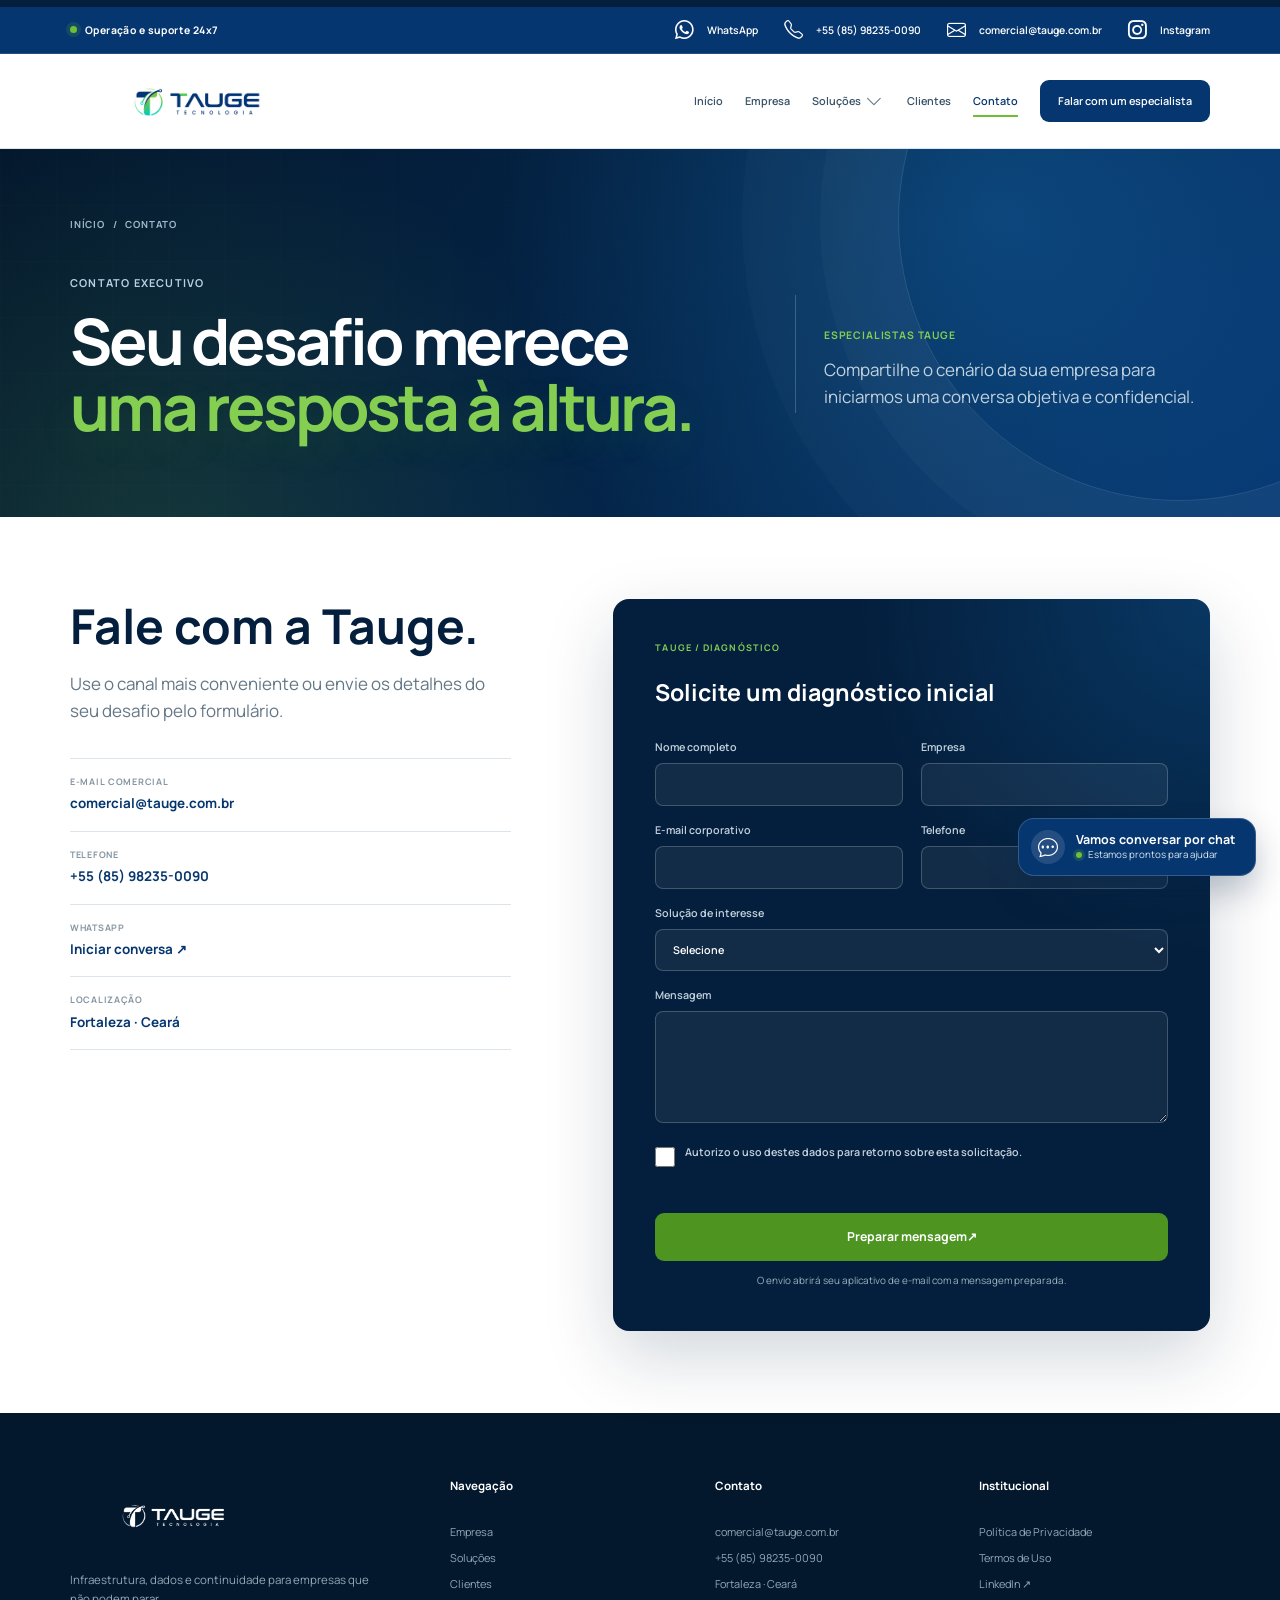
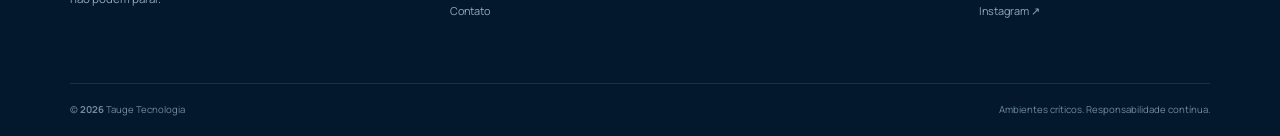
<file: contato.html>
<!doctype html>
<html lang="pt-BR">
<head>
  <meta charset="utf-8"><meta name="viewport" content="width=device-width, initial-scale=1"><meta name="theme-color" content="#061321">
  <meta name="description" content="Entre em contato com a Tauge para conversar sobre infraestrutura, banco de dados, backup, cloud e monitoramento.">
  <link rel="canonical" href="https://www.taugetecnologia.com.br/contato.html"><meta property="og:type" content="website"><meta property="og:locale" content="pt_BR"><meta property="og:title" content="Contato | Tauge Tecnologia"><meta property="og:description" content="Converse com especialistas sobre infraestrutura, dados e continuidade."><meta property="og:url" content="https://www.taugetecnologia.com.br/contato.html"><meta property="og:image" content="https://www.taugetecnologia.com.br/assets/images/og-tauge-infra.png"><meta name="twitter:card" content="summary_large_image"><meta name="twitter:image" content="https://www.taugetecnologia.com.br/assets/images/og-tauge-infra.png">
  <title>Contato | Tauge Tecnologia</title>
  <link rel="icon" href="assets/brand/favicon-64.png" type="image/png"><link rel="apple-touch-icon" href="assets/brand/apple-touch-icon.png"><link rel="stylesheet" href="https://cdn.jsdelivr.net/npm/bootstrap-icons@1.11.3/font/bootstrap-icons.min.css"><script>document.documentElement.classList.add("js")</script><link rel="stylesheet" href="css/site-core.css?v=20261005-header"><link rel="stylesheet" href="css/site-components.css?v=20260817fix2"><link rel="stylesheet" href="css/site-layout.css?v=20260817fix11"><link rel="stylesheet" href="css/site-final.css?v=20260817fix11">
  <link rel="stylesheet" href="css/site-mobile.css?v=20261005">
</head>
<body data-page="contato">
  <a class="skip-link" href="#main">Ir para o conteúdo principal</a>
  <header class="site-header" data-header>
    <div class="utility-bar"><div class="shell utility-inner"><span class="operation-status"><i aria-hidden="true"></i> Operação e suporte 24x7</span><div class="utility-contact" aria-label="Canais de contato"><a href="https://wa.me/5585982350090" target="_blank" rel="noopener" aria-label="Falar com a Tauge pelo WhatsApp"><i class="bi bi-whatsapp" aria-hidden="true"></i><span>WhatsApp</span></a><a href="tel:+5585982350090" aria-label="Ligar para a Tauge no número +55 85 98235-0090"><i class="bi bi-telephone" aria-hidden="true"></i><span>+55 (85) 98235-0090</span></a><a href="mailto:comercial@tauge.com.br" aria-label="Enviar e-mail para comercial@tauge.com.br"><i class="bi bi-envelope" aria-hidden="true"></i><span>comercial@tauge.com.br</span></a><a href="https://www.instagram.com/tauge.tecnologia/" target="_blank" rel="noopener" aria-label="Abrir o Instagram da Tauge"><i class="bi bi-instagram" aria-hidden="true"></i><span>Instagram</span></a></div></div></div>
    <div class="shell nav-row"><a class="brand" href="index.html" aria-label="Tauge Tecnologia — início"><img src="assets/images/logo-tauge.webp" alt="Tauge Tecnologia" width="238" height="72"></a><button class="nav-toggle" type="button" aria-label="Abrir menu" aria-expanded="false" aria-controls="main-navigation" data-nav-toggle><span></span><span></span></button><nav class="main-nav" id="main-navigation" aria-label="Navegação principal" data-nav><a data-nav-link="inicio" href="index.html">Início</a><a data-nav-link="empresa" href="empresa.html">Empresa</a><div class="nav-group"><a data-nav-link="solucoes" href="solucoes.html">Soluções</a><button type="button" aria-label="Mostrar soluções" aria-expanded="false" data-submenu-toggle><i class="bi bi-chevron-down" aria-hidden="true"></i></button><div class="submenu"><a href="solucoes.html#banco-dados"><span>01</span>Banco de dados</a><a href="solucoes.html#datacenter"><span>02</span>Datacenter</a><a href="solucoes.html#noc"><span>03</span>Monitoramento e NOC</a><a href="solucoes.html#cloud-backup"><span>04</span>Cloud Backup</a><a href="solucoes.html#backup-appliance"><span>05</span>Backup Appliance</a><a href="solucoes.html#cloudpack"><span>06</span>Cloudpack</a></div></div><a data-nav-link="clientes" href="clientes.html">Clientes</a><a data-nav-link="contato" href="contato.html">Contato</a><a class="nav-cta" href="#formulario">Falar com um especialista</a></nav></div>
  </header>
  <main id="main">
    <section class="page-hero page-hero--signature contact-hero"><div class="shell"><div class="breadcrumbs"><a href="index.html">INÍCIO</a><span>/</span><span>CONTATO</span></div><div class="page-hero-grid"><div><span class="eyebrow light">CONTATO EXECUTIVO</span><h1>Seu desafio merece <em>uma resposta à altura.</em></h1></div><aside class="hero-proof"><span>ESPECIALISTAS TAUGE</span><p>Compartilhe o cenário da sua empresa para iniciarmos uma conversa objetiva e confidencial.</p></aside></div></div></section>
    <section class="contact-page"><div class="shell contact-page-grid"><div class="contact-channels"><h2>Fale com a Tauge.</h2><p>Use o canal mais conveniente ou envie os detalhes do seu desafio pelo formulário.</p><div class="channel-list"><a href="mailto:comercial@tauge.com.br"><small>E-MAIL COMERCIAL</small><strong>comercial@tauge.com.br</strong></a><a href="tel:+5585982350090"><small>TELEFONE</small><strong>+55 (85) 98235-0090</strong></a><a href="https://wa.me/5585982350090" target="_blank" rel="noopener"><small>WHATSAPP</small><strong>Iniciar conversa ↗</strong></a><div><small>LOCALIZAÇÃO</small><strong>Fortaleza · Ceará</strong></div></div></div><form class="contact-form" id="formulario" data-contact-form novalidate><h2>Solicite um diagnóstico inicial</h2><div class="field-row"><label>Nome completo<input name="nome" type="text" autocomplete="name" required></label><label>Empresa<input name="empresa" type="text" autocomplete="organization" required></label></div><div class="field-row"><label>E-mail corporativo<input name="email" type="email" autocomplete="email" required></label><label>Telefone<input name="telefone" type="tel" autocomplete="tel" required></label></div><label>Solução de interesse<select name="interesse" required><option value="">Selecione</option><option>Banco de dados</option><option>Datacenter</option><option>Monitoramento e NOC</option><option>Cloud Backup</option><option>Backup Appliance</option><option>Cloudpack</option><option>Outro desafio</option></select></label><label>Mensagem<textarea name="mensagem" rows="5" required></textarea></label><label class="consent-field"><input type="checkbox" name="consentimento" required><span>Autorizo o uso destes dados para retorno sobre esta solicitação.</span></label><div class="form-status" data-form-status role="status" aria-live="polite"></div><button class="btn btn-primary" type="submit">Preparar mensagem <span>↗</span></button><p class="form-note">O envio abrirá seu aplicativo de e-mail com a mensagem preparada.</p></form></div></section>
  </main>
  <footer class="site-footer"><div class="shell footer-main"><div class="footer-brand"><a class="brand" href="index.html" aria-label="Tauge Tecnologia — início"><img src="assets/images/logo-tauge.webp" alt="Tauge Tecnologia" width="210" height="64"></a><p>Infraestrutura, dados e continuidade para empresas que não podem parar.</p></div><div><h3>Navegação</h3><a href="empresa.html">Empresa</a><a href="solucoes.html">Soluções</a><a href="clientes.html">Clientes</a><a href="contato.html">Contato</a></div><div><h3>Contato</h3><a href="mailto:comercial@tauge.com.br">comercial@tauge.com.br</a><a href="tel:+5585982350090">+55 (85) 98235-0090</a><span>Fortaleza · Ceará</span></div><div><h3>Institucional</h3><a href="privacidade.html">Política de Privacidade</a><a href="termos.html">Termos de Uso</a><a href="https://www.linkedin.com/company/tauge-tecnologia/" target="_blank" rel="noopener">LinkedIn ↗</a><a href="https://www.instagram.com/tauge.tecnologia/" target="_blank" rel="noopener">Instagram ↗</a></div></div><div class="shell footer-bottom"><span>© <b data-year></b> Tauge Tecnologia</span><span>Ambientes críticos. Responsabilidade contínua.</span></div></footer>
  <script src="js/site.js?v=20261005-header"></script>
</body>
</html>
</file>
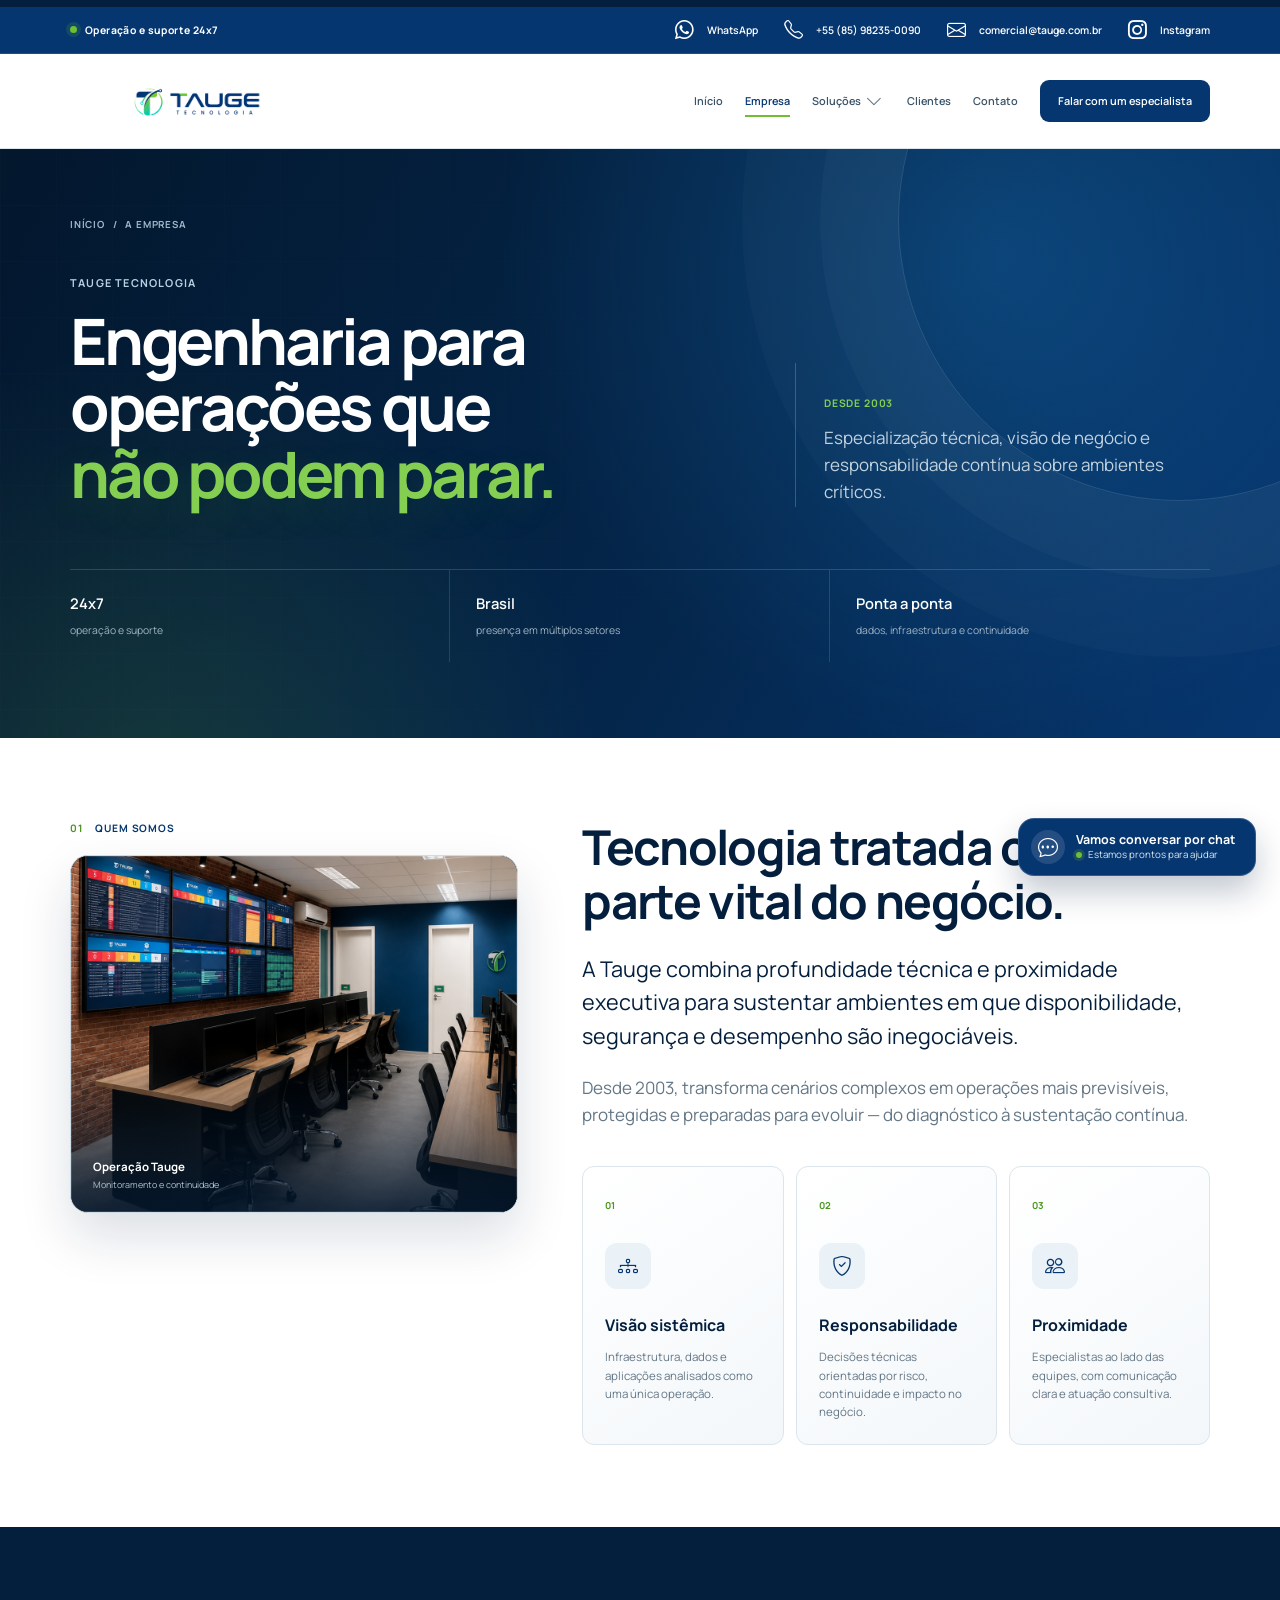
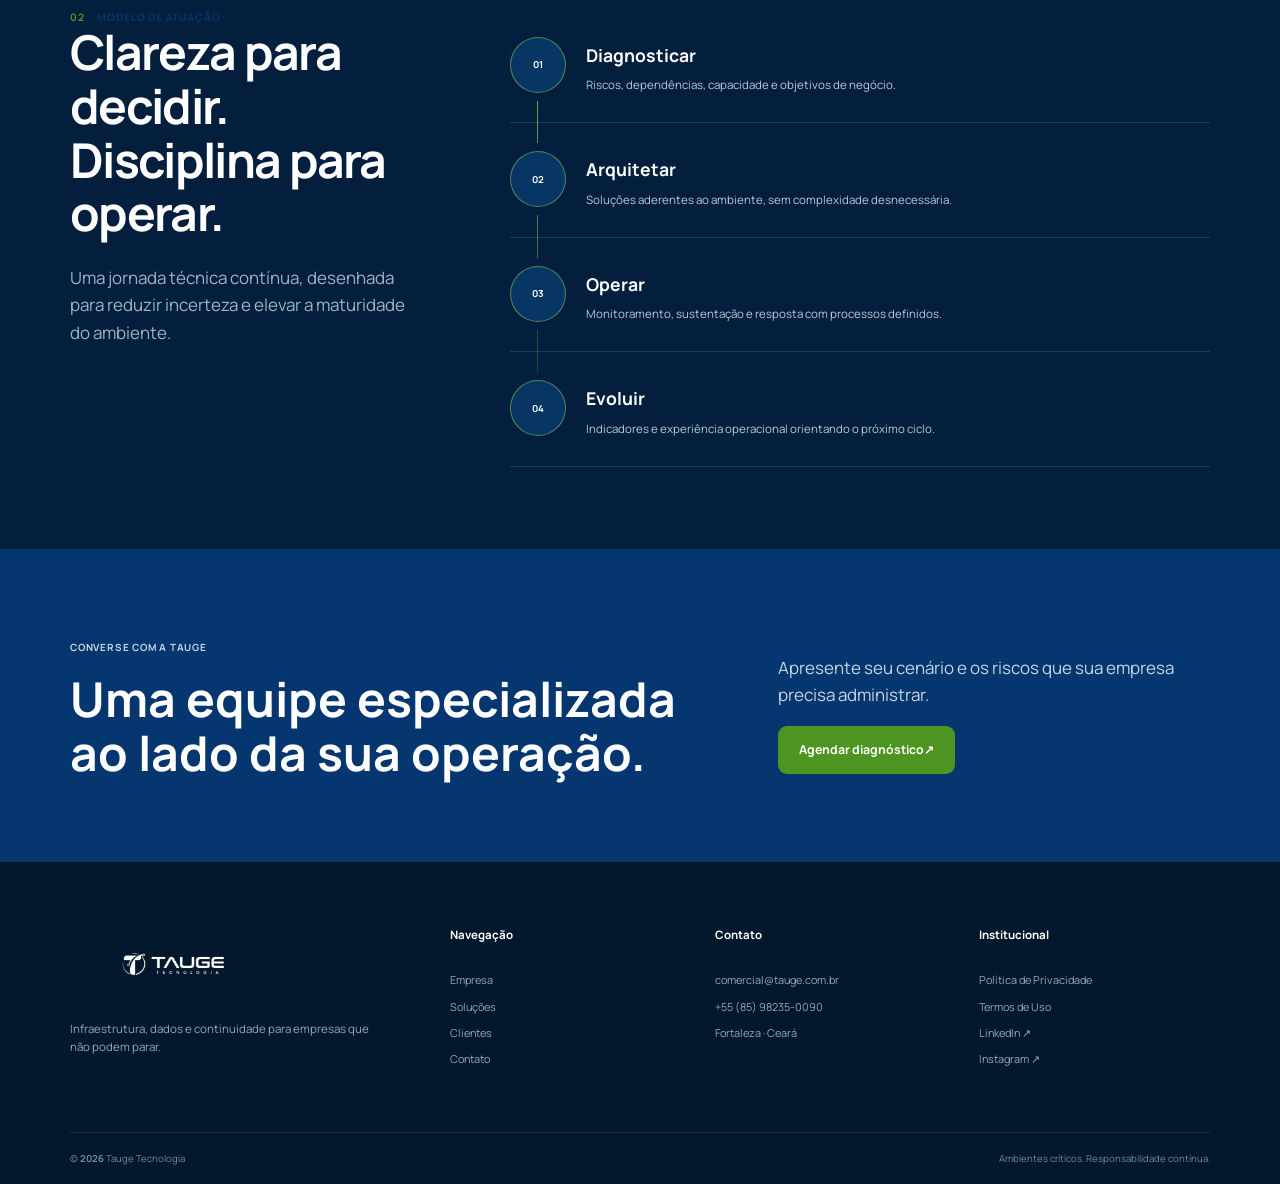
<file: empresa.html>
<!doctype html>
<html lang="pt-BR">
<head>
  <meta charset="utf-8">
  <meta name="viewport" content="width=device-width, initial-scale=1">
  <meta name="theme-color" content="#061321">
  <meta name="description" content="Conheça a Tauge Tecnologia, empresa especializada em infraestrutura, banco de dados, datacenter, monitoramento e backup desde 2003.">
  <link rel="canonical" href="https://www.taugetecnologia.com.br/empresa.html">
  <meta property="og:type" content="website"><meta property="og:locale" content="pt_BR"><meta property="og:title" content="A empresa | Tauge Tecnologia"><meta property="og:description" content="Especialização técnica para operações empresariais que exigem disponibilidade e continuidade."><meta property="og:url" content="https://www.taugetecnologia.com.br/empresa.html"><meta property="og:image" content="https://www.taugetecnologia.com.br/assets/images/og-tauge-infra.png"><meta name="twitter:card" content="summary_large_image"><meta name="twitter:image" content="https://www.taugetecnologia.com.br/assets/images/og-tauge-infra.png">
  <meta name="twitter:card" content="summary">
  <title>A empresa | Tauge Tecnologia</title>
  <link rel="icon" href="assets/brand/favicon-64.png" type="image/png">
  <link rel="apple-touch-icon" href="assets/brand/apple-touch-icon.png">
  <link rel="stylesheet" href="https://cdn.jsdelivr.net/npm/bootstrap-icons@1.11.3/font/bootstrap-icons.min.css">
  <script>document.documentElement.classList.add("js")</script>
    <link rel="stylesheet" href="css/site-core.css?v=20261005-header">
    <link rel="stylesheet" href="css/site-components.css?v=20260817fix2">
    <link rel="stylesheet" href="css/site-layout.css?v=20260817fix11">
    <link rel="stylesheet" href="css/site-final.css?v=20260817fix11">
  <link rel="stylesheet" href="css/site-mobile.css?v=20261005">
</head>
<body data-page="empresa">
  <a class="skip-link" href="#main">Ir para o conteúdo principal</a>
  <header class="site-header" data-header>
    <div class="utility-bar"><div class="shell utility-inner"><span class="operation-status"><i aria-hidden="true"></i> Operação e suporte 24x7</span><div class="utility-contact" aria-label="Canais de contato"><a href="https://wa.me/5585982350090" target="_blank" rel="noopener" aria-label="Falar com a Tauge pelo WhatsApp"><i class="bi bi-whatsapp" aria-hidden="true"></i><span>WhatsApp</span></a><a href="tel:+5585982350090" aria-label="Ligar para a Tauge no número +55 85 98235-0090"><i class="bi bi-telephone" aria-hidden="true"></i><span>+55 (85) 98235-0090</span></a><a href="mailto:comercial@tauge.com.br" aria-label="Enviar e-mail para comercial@tauge.com.br"><i class="bi bi-envelope" aria-hidden="true"></i><span>comercial@tauge.com.br</span></a><a href="https://www.instagram.com/tauge.tecnologia/" target="_blank" rel="noopener" aria-label="Abrir o Instagram da Tauge"><i class="bi bi-instagram" aria-hidden="true"></i><span>Instagram</span></a></div></div></div>
    <div class="shell nav-row">
      <a class="brand" href="index.html" aria-label="Tauge Tecnologia — início"><img src="assets/images/logo-tauge.webp" alt="Tauge Tecnologia" width="238" height="72"></a>
      <button class="nav-toggle" type="button" aria-label="Abrir menu" aria-expanded="false" aria-controls="main-navigation" data-nav-toggle><span></span><span></span></button>
      <nav class="main-nav" id="main-navigation" aria-label="Navegação principal" data-nav>
        <a data-nav-link="inicio" href="index.html">Início</a><a data-nav-link="empresa" href="empresa.html">Empresa</a>
        <div class="nav-group"><a data-nav-link="solucoes" href="solucoes.html">Soluções</a><button type="button" aria-label="Mostrar soluções" aria-expanded="false" data-submenu-toggle><i class="bi bi-chevron-down" aria-hidden="true"></i></button><div class="submenu"><a href="solucoes.html#banco-dados"><span>01</span>Banco de dados</a><a href="solucoes.html#datacenter"><span>02</span>Datacenter</a><a href="solucoes.html#noc"><span>03</span>Monitoramento e NOC</a><a href="solucoes.html#cloud-backup"><span>04</span>Cloud Backup</a><a href="solucoes.html#backup-appliance"><span>05</span>Backup Appliance</a><a href="solucoes.html#cloudpack"><span>06</span>Cloudpack</a></div></div>
        <a data-nav-link="clientes" href="clientes.html">Clientes</a><a data-nav-link="contato" href="contato.html">Contato</a><a class="nav-cta" href="contato.html">Falar com um especialista</a>
      </nav>
    </div>
  </header>
  <main id="main">
    <section class="page-hero page-hero--signature company-hero">
      <div class="shell">
        <div class="breadcrumbs"><a href="index.html">INÍCIO</a><span>/</span><span>A EMPRESA</span></div>
        <div class="page-hero-grid">
          <div><span class="eyebrow light">TAUGE TECNOLOGIA</span><h1>Engenharia para operações que <em>não podem parar.</em></h1></div>
          <aside class="hero-proof"><span>DESDE 2003</span><p>Especialização técnica, visão de negócio e responsabilidade contínua sobre ambientes críticos.</p></aside>
        </div>
        <div class="executive-proof-row" aria-label="Diferenciais da Tauge">
          <span><strong>24x7</strong> operação e suporte</span>
          <span><strong>Brasil</strong> presença em múltiplos setores</span>
          <span><strong>Ponta a ponta</strong> dados, infraestrutura e continuidade</span>
        </div>
      </div>
    </section>
    <section class="content-section company-manifesto">
      <div class="shell content-grid">
        <div class="company-visual-column" data-reveal>
          <div class="section-kicker"><span>01</span> QUEM SOMOS</div>
          <figure class="company-story-image">
            <img src="assets/images/noc-tauge-institucional-provisorio.png" alt="Ambiente de operação e monitoramento da Tauge Tecnologia" width="1122" height="1402" loading="lazy" decoding="async">
            <figcaption><span>Operação Tauge</span><small>Monitoramento e continuidade</small></figcaption>
          </figure>
        </div>
        <div class="body-copy" data-reveal>
          <h2>Tecnologia tratada como parte vital do negócio.</h2>
          <p class="lead-copy">A Tauge combina profundidade técnica e proximidade executiva para sustentar ambientes em que disponibilidade, segurança e desempenho são inegociáveis.</p>
          <p>Desde 2003, transforma cenários complexos em operações mais previsíveis, protegidas e preparadas para evoluir — do diagnóstico à sustentação contínua.</p>
          <div class="facts-grid facts-grid--premium">
            <article><span>01</span><i class="bi bi-diagram-3" aria-hidden="true"></i><h3>Visão sistêmica</h3><p>Infraestrutura, dados e aplicações analisados como uma única operação.</p></article>
            <article><span>02</span><i class="bi bi-shield-check" aria-hidden="true"></i><h3>Responsabilidade</h3><p>Decisões técnicas orientadas por risco, continuidade e impacto no negócio.</p></article>
            <article><span>03</span><i class="bi bi-people" aria-hidden="true"></i><h3>Proximidade</h3><p>Especialistas ao lado das equipes, com comunicação clara e atuação consultiva.</p></article>
          </div>
        </div>
      </div>
    </section>
    <section class="dark-content operating-system">
      <div class="shell content-grid">
        <div class="operating-intro">
          <div class="section-kicker"><span>02</span> MODELO DE ATUAÇÃO</div>
          <h2>Clareza para decidir.<br>Disciplina para operar.</h2>
          <p>Uma jornada técnica contínua, desenhada para reduzir incerteza e elevar a maturidade do ambiente.</p>
        </div>
        <div class="capability-list capability-list--timeline">
          <article data-reveal><span>01</span><div><h3>Diagnosticar</h3><p>Riscos, dependências, capacidade e objetivos de negócio.</p></div></article>
          <article data-reveal><span>02</span><div><h3>Arquitetar</h3><p>Soluções aderentes ao ambiente, sem complexidade desnecessária.</p></div></article>
          <article data-reveal><span>03</span><div><h3>Operar</h3><p>Monitoramento, sustentação e resposta com processos definidos.</p></div></article>
          <article data-reveal><span>04</span><div><h3>Evoluir</h3><p>Indicadores e experiência operacional orientando o próximo ciclo.</p></div></article>
        </div>
      </div>
    </section>
    <section class="closing-cta"><div class="shell closing-grid"><div data-reveal><span>CONVERSE COM A TAUGE</span><h2>Uma equipe especializada ao lado da sua operação.</h2></div><div data-reveal><p>Apresente seu cenário e os riscos que sua empresa precisa administrar.</p><a class="btn btn-primary" href="contato.html">Agendar diagnóstico <span aria-hidden="true">↗</span></a></div></div></section>
  </main>
  <footer class="site-footer"><div class="shell footer-main"><div class="footer-brand"><a class="brand" href="index.html" aria-label="Tauge Tecnologia — início"><img src="assets/images/logo-tauge.webp" alt="Tauge Tecnologia" width="210" height="64"></a><p>Infraestrutura, dados e continuidade para empresas que não podem parar.</p></div><div><h3>Navegação</h3><a href="empresa.html">Empresa</a><a href="solucoes.html">Soluções</a><a href="clientes.html">Clientes</a><a href="contato.html">Contato</a></div><div><h3>Contato</h3><a href="mailto:comercial@tauge.com.br">comercial@tauge.com.br</a><a href="tel:+5585982350090">+55 (85) 98235-0090</a><span>Fortaleza · Ceará</span></div><div><h3>Institucional</h3><a href="privacidade.html">Política de Privacidade</a><a href="termos.html">Termos de Uso</a><a href="https://www.linkedin.com/company/tauge-tecnologia/" target="_blank" rel="noopener">LinkedIn ↗</a><a href="https://www.instagram.com/tauge.tecnologia/" target="_blank" rel="noopener">Instagram ↗</a></div></div><div class="shell footer-bottom"><span>© <b data-year></b> Tauge Tecnologia</span><span>Ambientes críticos. Responsabilidade contínua.</span></div></footer>
  <script src="js/site.js?v=20261005-header"></script>
</body>
</html>
</file>
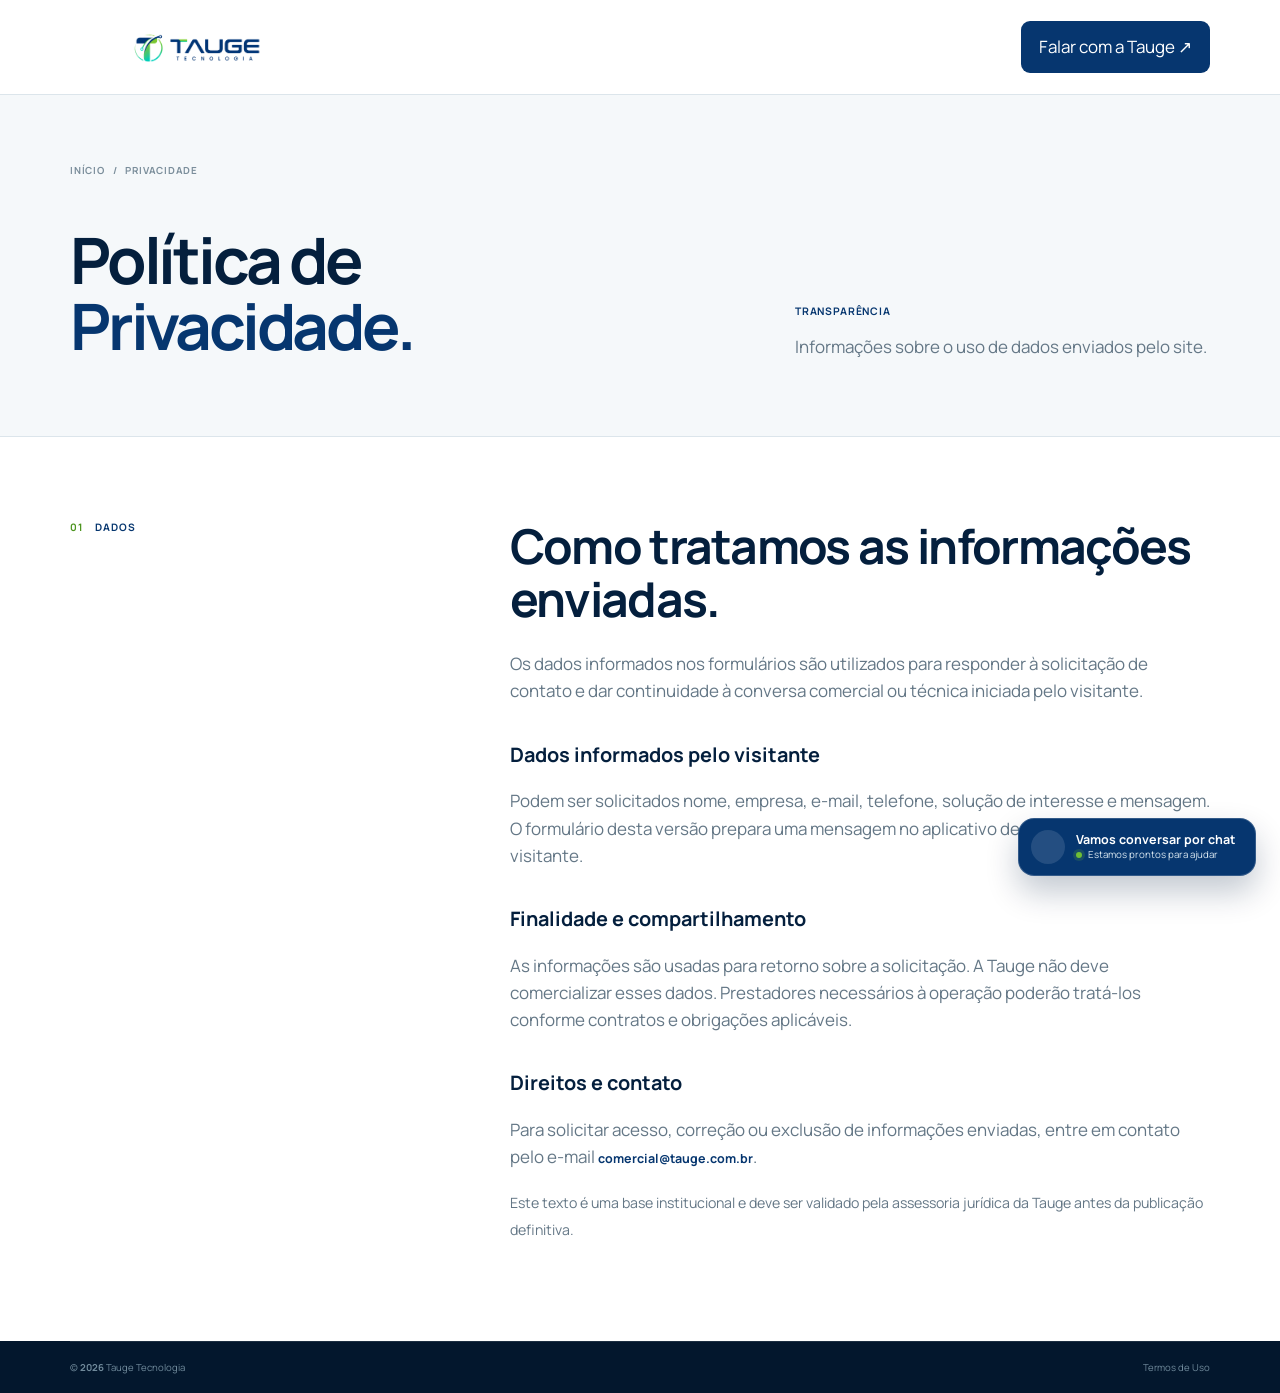
<file: privacidade.html>
<!doctype html>
<html lang="pt-BR">
<head>
  <meta charset="utf-8"><meta name="viewport" content="width=device-width, initial-scale=1"><meta name="theme-color" content="#061321">
  <meta name="description" content="Política de Privacidade do site da Tauge Tecnologia."><meta name="robots" content="index,follow"><link rel="canonical" href="https://www.taugetecnologia.com.br/privacidade.html">
  <title>Política de Privacidade | Tauge Tecnologia</title>
  <link rel="icon" href="assets/brand/favicon-64.png" type="image/png"><link rel="stylesheet" href="css/site-core.css?v=20261005-header"><link rel="stylesheet" href="css/site-components.css?v=20260817fix2"><link rel="stylesheet" href="css/site-layout.css?v=20260817fix11"><link rel="stylesheet" href="css/site-final.css?v=20260817fix11">
  <link rel="stylesheet" href="css/site-mobile.css?v=20261005">
</head>
<body>
  <a class="skip-link" href="#main">Ir para o conteúdo principal</a>
  <header class="site-header"><div class="shell nav-row"><a class="brand" href="index.html" aria-label="Tauge Tecnologia — início"><img src="assets/images/logo-tauge.webp" alt="Tauge Tecnologia" width="238" height="72"></a><a class="nav-cta" href="contato.html">Falar com a Tauge <span>↗</span></a></div></header>
  <main id="main">
    <section class="page-hero"><div class="shell"><div class="breadcrumbs"><a href="index.html">INÍCIO</a><span>/</span><span>PRIVACIDADE</span></div><div class="page-hero-grid"><h1>Política de <em>Privacidade.</em></h1><aside><span>TRANSPARÊNCIA</span><p>Informações sobre o uso de dados enviados pelo site.</p></aside></div></div></section>
    <section class="content-section"><div class="shell content-grid"><div class="section-kicker"><span>01</span> DADOS</div><div class="body-copy"><h2>Como tratamos as informações enviadas.</h2><p>Os dados informados nos formulários são utilizados para responder à solicitação de contato e dar continuidade à conversa comercial ou técnica iniciada pelo visitante.</p><h3>Dados informados pelo visitante</h3><p>Podem ser solicitados nome, empresa, e-mail, telefone, solução de interesse e mensagem. O formulário desta versão prepara uma mensagem no aplicativo de e-mail do próprio visitante.</p><h3>Finalidade e compartilhamento</h3><p>As informações são usadas para retorno sobre a solicitação. A Tauge não deve comercializar esses dados. Prestadores necessários à operação poderão tratá-los conforme contratos e obrigações aplicáveis.</p><h3>Direitos e contato</h3><p>Para solicitar acesso, correção ou exclusão de informações enviadas, entre em contato pelo e-mail <a class="line-link" href="mailto:comercial@tauge.com.br">comercial@tauge.com.br</a>.</p><p><small>Este texto é uma base institucional e deve ser validado pela assessoria jurídica da Tauge antes da publicação definitiva.</small></p></div></div></section>
  </main>
  <footer class="site-footer"><div class="shell footer-bottom"><span>© <b data-year></b> Tauge Tecnologia</span><a href="termos.html">Termos de Uso</a></div></footer>
  <script src="js/site.js?v=20261005-header"></script>
</body>
</html>
</file>
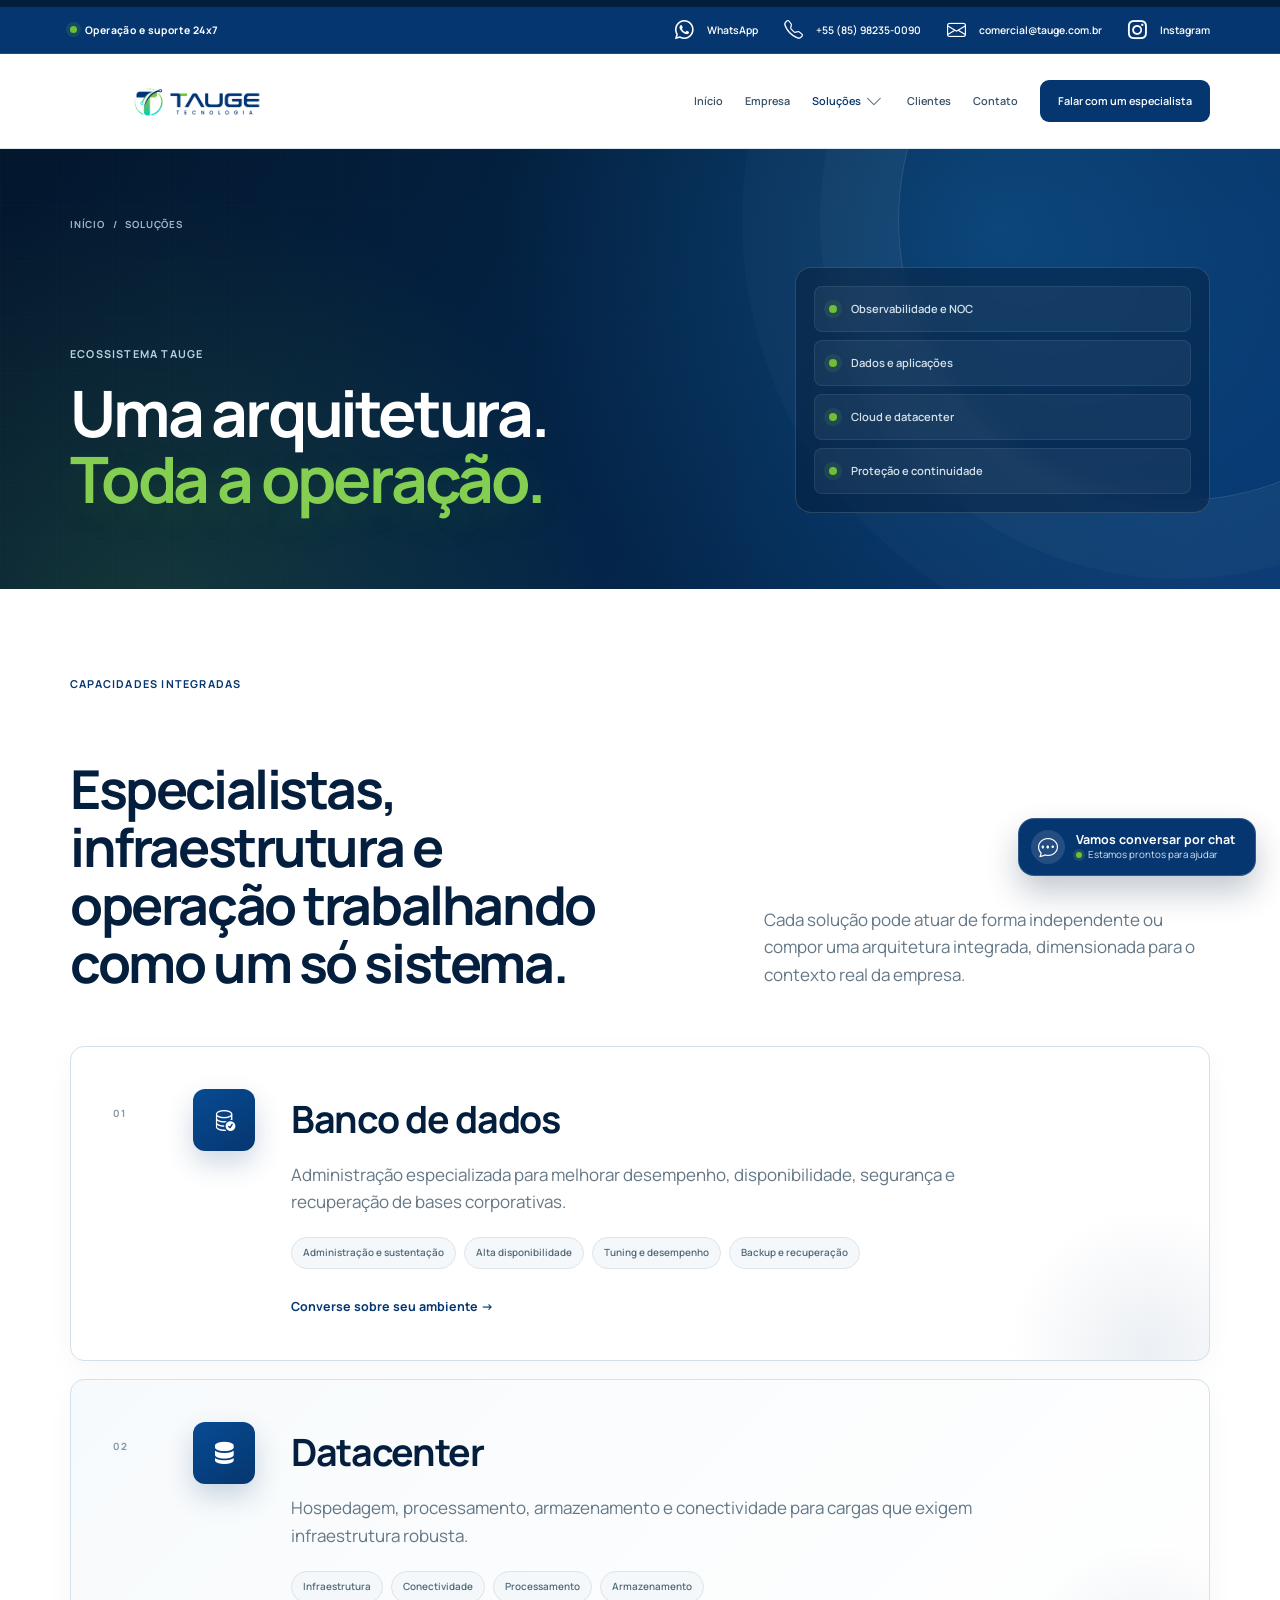
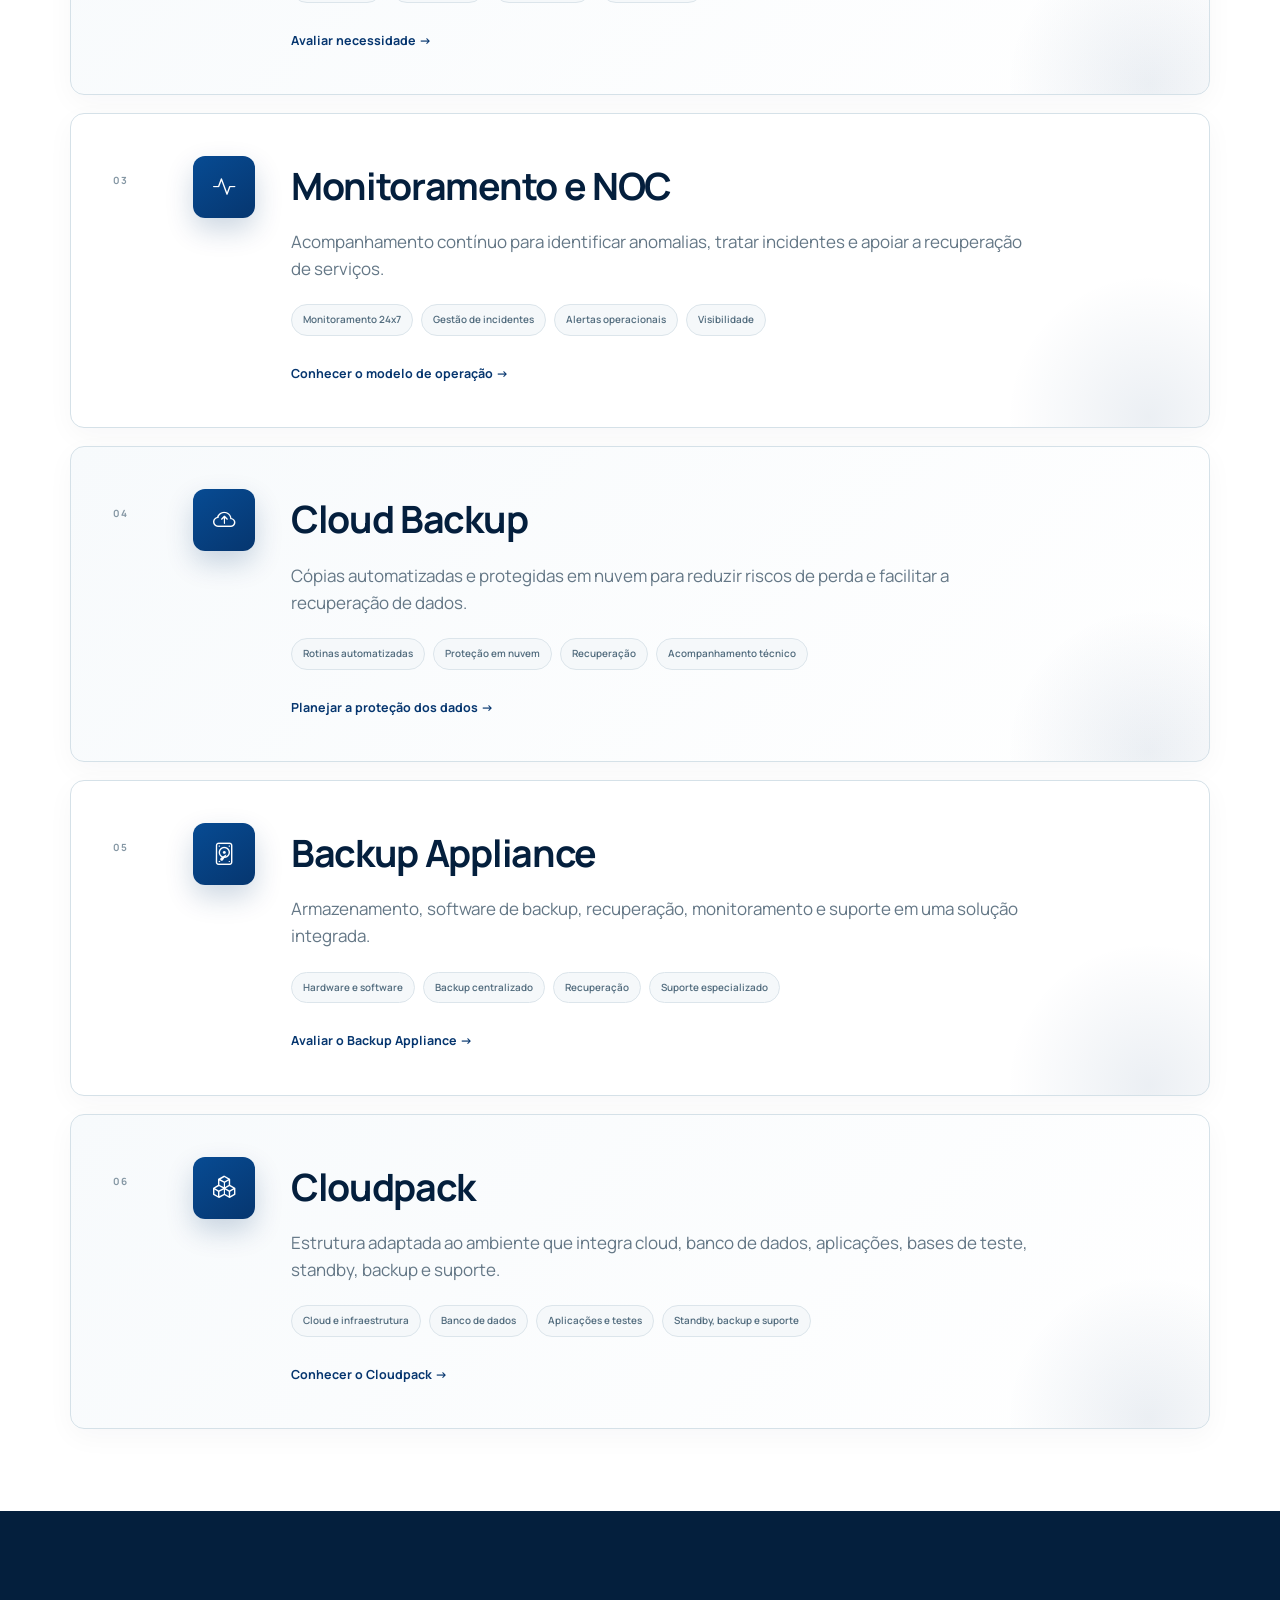
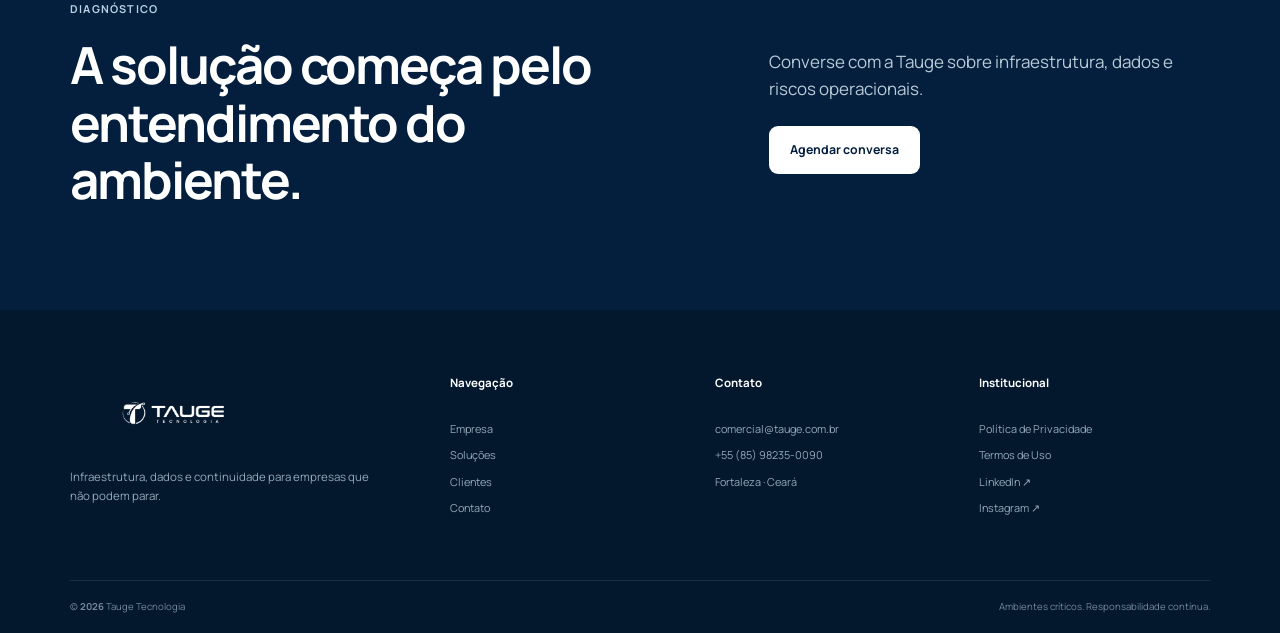
<file: solucoes.html>
<!doctype html>
<html lang="pt-BR">
<head>
  <meta charset="utf-8">
  <meta name="viewport" content="width=device-width, initial-scale=1">
  <meta name="theme-color" content="#041f3d">
  <meta name="description" content="Soluções integradas de banco de dados, datacenter, NOC, Cloud Backup, Backup Appliance e Cloudpack.">
  <meta name="robots" content="index,follow">
  <link rel="canonical" href="https://www.taugetecnologia.com.br/solucoes.html">
  <meta property="og:type" content="website">
  <meta property="og:locale" content="pt_BR">
  <meta property="og:title" content="Soluções | Tauge Tecnologia">
  <meta property="og:description" content="Infraestrutura, dados, proteção e monitoramento para operações empresariais.">
  <meta property="og:url" content="https://www.taugetecnologia.com.br/solucoes.html">
  <meta property="og:image" content="https://www.taugetecnologia.com.br/assets/images/og-tauge-infra.png">
  <meta name="twitter:card" content="summary_large_image">
  <meta name="twitter:image" content="https://www.taugetecnologia.com.br/assets/images/og-tauge-infra.png">
  <title>Soluções | Tauge Tecnologia</title>
  <link rel="icon" href="assets/brand/favicon-64.png" type="image/png">
  <link rel="apple-touch-icon" href="assets/brand/apple-touch-icon.png">
  <link rel="stylesheet" href="https://cdn.jsdelivr.net/npm/bootstrap-icons@1.11.3/font/bootstrap-icons.min.css">
  <script>document.documentElement.classList.add("js")</script>
    <link rel="stylesheet" href="css/site-core.css?v=20261005-header">
    <link rel="stylesheet" href="css/site-components.css?v=20260817fix2">
    <link rel="stylesheet" href="css/site-layout.css?v=20260817fix11">
    <link rel="stylesheet" href="css/site-final.css?v=20260817fix11">
  <link rel="stylesheet" href="css/site-mobile.css?v=20261005">
</head>
<body data-page="solucoes">
  <a class="skip-link" href="#main">Ir para o conteúdo principal</a>
  <header class="site-header" data-header>
    <div class="utility-bar"><div class="shell utility-inner"><span class="operation-status"><i aria-hidden="true"></i> Operação e suporte 24x7</span><div class="utility-contact" aria-label="Canais de contato"><a href="https://wa.me/5585982350090" target="_blank" rel="noopener" aria-label="Falar com a Tauge pelo WhatsApp"><i class="bi bi-whatsapp" aria-hidden="true"></i><span>WhatsApp</span></a><a href="tel:+5585982350090" aria-label="Ligar para a Tauge no número +55 85 98235-0090"><i class="bi bi-telephone" aria-hidden="true"></i><span>+55 (85) 98235-0090</span></a><a href="mailto:comercial@tauge.com.br" aria-label="Enviar e-mail para comercial@tauge.com.br"><i class="bi bi-envelope" aria-hidden="true"></i><span>comercial@tauge.com.br</span></a><a href="https://www.instagram.com/tauge.tecnologia/" target="_blank" rel="noopener" aria-label="Abrir o Instagram da Tauge"><i class="bi bi-instagram" aria-hidden="true"></i><span>Instagram</span></a></div></div></div>
    <div class="shell nav-row">
      <a class="brand" href="index.html" aria-label="Tauge Tecnologia — início"><img src="assets/images/logo-tauge.webp" alt="Tauge Tecnologia" width="238" height="72"></a>
      <button class="nav-toggle" type="button" aria-label="Abrir menu" aria-expanded="false" aria-controls="main-navigation" data-nav-toggle><span></span><span></span></button>
      <nav class="main-nav" id="main-navigation" aria-label="Navegação principal" data-nav>
        <a data-nav-link="inicio" href="index.html">Início</a>
        <a data-nav-link="empresa" href="empresa.html">Empresa</a>
        <div class="nav-group">
          <a data-nav-link="solucoes" href="solucoes.html">Soluções</a>
          <button type="button" aria-label="Mostrar soluções" aria-expanded="false" data-submenu-toggle><i class="bi bi-chevron-down" aria-hidden="true"></i></button>
          <div class="submenu"><a href="#banco-dados"><span>01</span>Banco de dados</a><a href="#datacenter"><span>02</span>Datacenter</a><a href="#noc"><span>03</span>Monitoramento e NOC</a><a href="#cloud-backup"><span>04</span>Cloud Backup</a><a href="#backup-appliance"><span>05</span>Backup Appliance</a><a href="#cloudpack"><span>06</span>Cloudpack</a></div>
        </div>
        <a data-nav-link="clientes" href="clientes.html">Clientes</a>
        <a data-nav-link="contato" href="contato.html">Contato</a>
        <a class="nav-cta" href="contato.html">Falar com um especialista</a>
      </nav>
    </div>
  </header>

  <main id="main">
    <section class="page-hero page-hero--signature solutions-hero">
      <div class="shell">
        <div class="breadcrumbs"><a href="index.html">INÍCIO</a><span>/</span><span>SOLUÇÕES</span></div>
        <div class="page-hero-grid">
          <div><span class="eyebrow light">ECOSSISTEMA TAUGE</span><h1>Uma arquitetura. <em>Toda a operação.</em></h1></div>
          <div class="solution-architecture" aria-label="Camadas de atuação da Tauge">
            <span><i></i>Observabilidade e NOC</span>
            <span><i></i>Dados e aplicações</span>
            <span><i></i>Cloud e datacenter</span>
            <span><i></i>Proteção e continuidade</span>
          </div>
        </div>
      </div>
    </section>

    <section class="solutions-page">
      <div class="shell">
        <div class="solutions-opening" data-reveal>
          <span class="eyebrow">CAPACIDADES INTEGRADAS</span>
          <h2>Especialistas, infraestrutura e operação trabalhando como um só sistema.</h2>
          <p>Cada solução pode atuar de forma independente ou compor uma arquitetura integrada, dimensionada para o contexto real da empresa.</p>
        </div>
        <div class="solution-list">
        <article class="solution-block" id="banco-dados" data-reveal><div class="solution-index">01</div><div class="solution-icon"><i class="bi bi-database-check" aria-hidden="true"></i></div><div class="solution-copy"><h2>Banco de dados</h2><p>Administração especializada para melhorar desempenho, disponibilidade, segurança e recuperação de bases corporativas.</p><div class="solution-points"><span>Administração e sustentação</span><span>Alta disponibilidade</span><span>Tuning e desempenho</span><span>Backup e recuperação</span></div><a class="text-link" href="contato.html">Converse sobre seu ambiente →</a></div></article>
        <article class="solution-block" id="datacenter" data-reveal><div class="solution-index">02</div><div class="solution-icon"><i class="bi bi-server" aria-hidden="true"></i></div><div class="solution-copy"><h2>Datacenter</h2><p>Hospedagem, processamento, armazenamento e conectividade para cargas que exigem infraestrutura robusta.</p><div class="solution-points"><span>Infraestrutura</span><span>Conectividade</span><span>Processamento</span><span>Armazenamento</span></div><a class="text-link" href="contato.html">Avaliar necessidade →</a></div></article>
        <article class="solution-block" id="noc" data-reveal><div class="solution-index">03</div><div class="solution-icon"><i class="bi bi-activity" aria-hidden="true"></i></div><div class="solution-copy"><h2>Monitoramento e NOC</h2><p>Acompanhamento contínuo para identificar anomalias, tratar incidentes e apoiar a recuperação de serviços.</p><div class="solution-points"><span>Monitoramento 24x7</span><span>Gestão de incidentes</span><span>Alertas operacionais</span><span>Visibilidade</span></div><a class="text-link" href="contato.html">Conhecer o modelo de operação →</a></div></article>
        <article class="solution-block" id="cloud-backup" data-reveal><div class="solution-index">04</div><div class="solution-icon"><i class="bi bi-cloud-arrow-up" aria-hidden="true"></i></div><div class="solution-copy"><h2>Cloud Backup</h2><p>Cópias automatizadas e protegidas em nuvem para reduzir riscos de perda e facilitar a recuperação de dados.</p><div class="solution-points"><span>Rotinas automatizadas</span><span>Proteção em nuvem</span><span>Recuperação</span><span>Acompanhamento técnico</span></div><a class="text-link" href="contato.html">Planejar a proteção dos dados →</a></div></article>
        <article class="solution-block" id="backup-appliance" data-reveal><div class="solution-index">05</div><div class="solution-icon"><i class="bi bi-device-hdd" aria-hidden="true"></i></div><div class="solution-copy"><h2>Backup Appliance</h2><p>Armazenamento, software de backup, recuperação, monitoramento e suporte em uma solução integrada.</p><div class="solution-points"><span>Hardware e software</span><span>Backup centralizado</span><span>Recuperação</span><span>Suporte especializado</span></div><a class="text-link" href="contato.html">Avaliar o Backup Appliance →</a></div></article>
        <article class="solution-block" id="cloudpack" data-reveal><div class="solution-index">06</div><div class="solution-icon"><i class="bi bi-boxes" aria-hidden="true"></i></div><div class="solution-copy"><h2>Cloudpack</h2><p>Estrutura adaptada ao ambiente que integra cloud, banco de dados, aplicações, bases de teste, standby, backup e suporte.</p><div class="solution-points"><span>Cloud e infraestrutura</span><span>Banco de dados</span><span>Aplicações e testes</span><span>Standby, backup e suporte</span></div><a class="text-link" href="contato.html">Conhecer o Cloudpack →</a></div></article>
        </div>
      </div>
    </section>

    <section class="final-cta">
      <div class="shell final-cta-grid"><div><span class="eyebrow light">DIAGNÓSTICO</span><h2>A solução começa pelo entendimento do ambiente.</h2></div><div><p>Converse com a Tauge sobre infraestrutura, dados e riscos operacionais.</p><a class="btn btn-light" href="contato.html">Agendar conversa</a></div></div>
    </section>
  </main>

  <footer class="site-footer">
    <div class="shell footer-main"><div class="footer-brand"><a class="brand" href="index.html" aria-label="Tauge Tecnologia — início"><img src="assets/images/logo-tauge.webp" alt="Tauge Tecnologia" width="210" height="64"></a><p>Infraestrutura, dados e continuidade para empresas que não podem parar.</p></div><div><h3>Navegação</h3><a href="empresa.html">Empresa</a><a href="solucoes.html">Soluções</a><a href="clientes.html">Clientes</a><a href="contato.html">Contato</a></div><div><h3>Contato</h3><a href="mailto:comercial@tauge.com.br">comercial@tauge.com.br</a><a href="tel:+5585982350090">+55 (85) 98235-0090</a><span>Fortaleza · Ceará</span></div><div><h3>Institucional</h3><a href="privacidade.html">Política de Privacidade</a><a href="termos.html">Termos de Uso</a><a href="https://www.linkedin.com/company/tauge-tecnologia/" target="_blank" rel="noopener">LinkedIn ↗</a><a href="https://www.instagram.com/tauge.tecnologia/" target="_blank" rel="noopener">Instagram ↗</a></div></div>
    <div class="shell footer-bottom"><span>© <b data-year></b> Tauge Tecnologia</span><span>Ambientes críticos. Responsabilidade contínua.</span></div>
  </footer>
  <script src="js/site.js?v=20261005-header"></script>
</body>
</html>
</file>
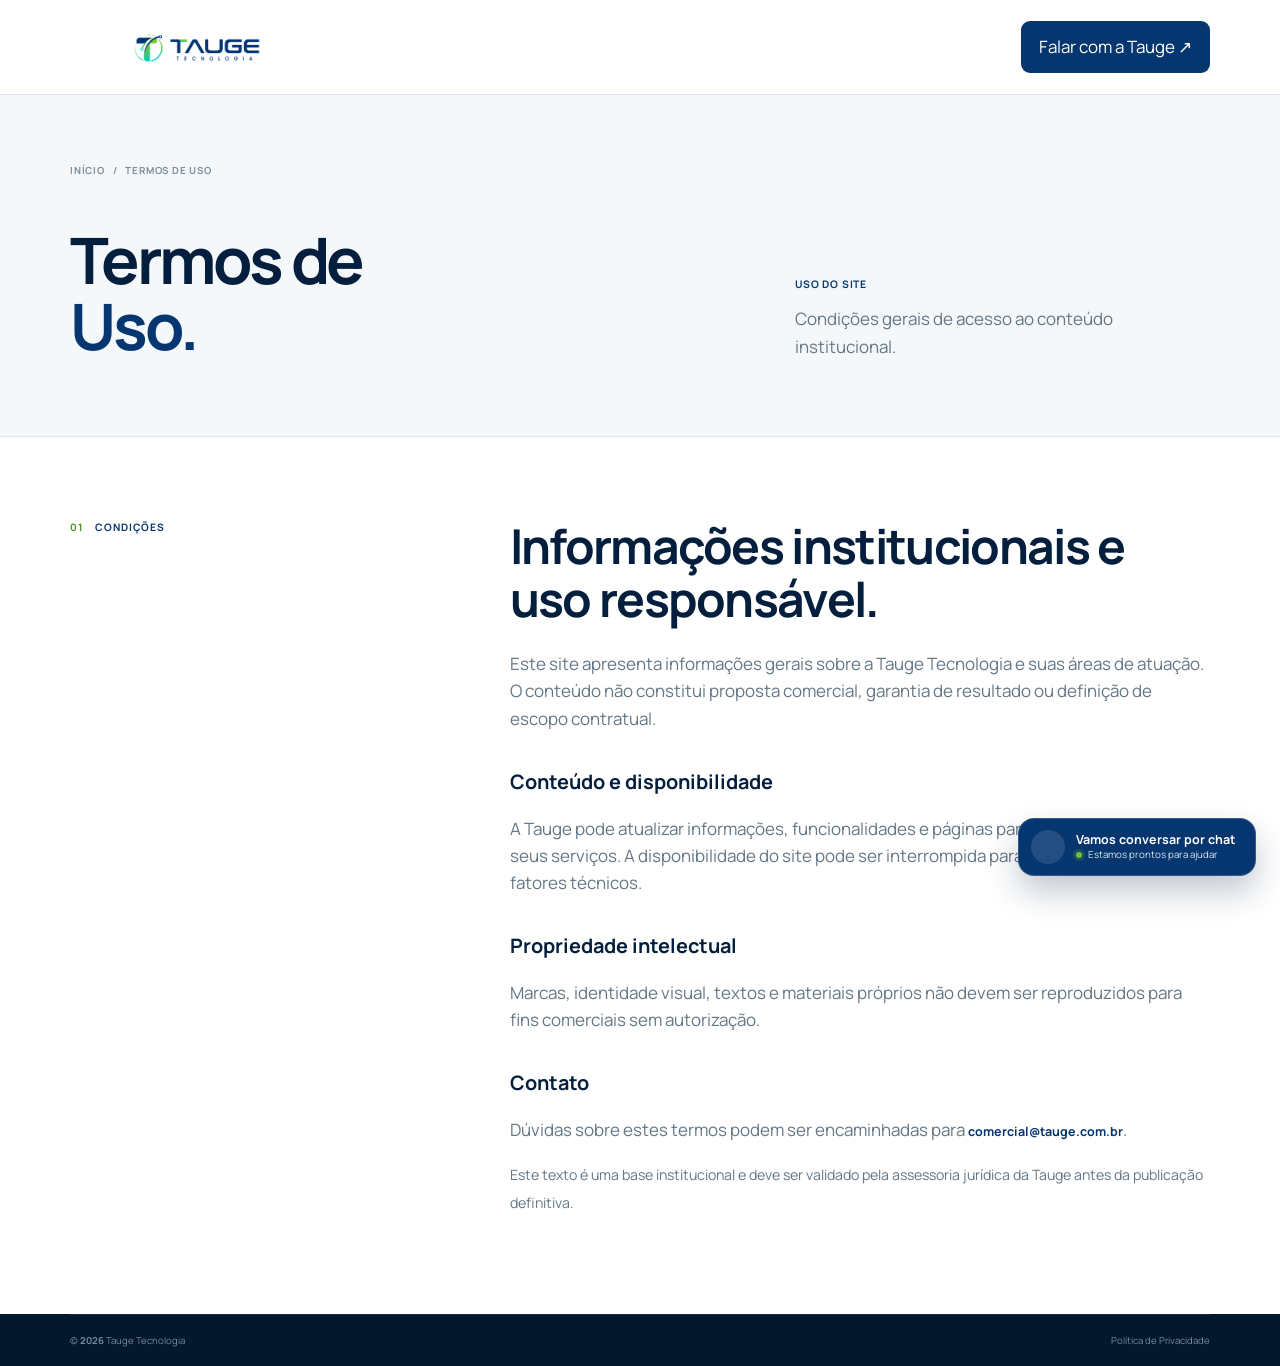
<file: termos.html>
<!doctype html>
<html lang="pt-BR">
<head>
  <meta charset="utf-8"><meta name="viewport" content="width=device-width, initial-scale=1"><meta name="theme-color" content="#061321">
  <meta name="description" content="Termos de Uso do site da Tauge Tecnologia."><meta name="robots" content="index,follow"><link rel="canonical" href="https://www.taugetecnologia.com.br/termos.html">
  <title>Termos de Uso | Tauge Tecnologia</title>
  <link rel="icon" href="assets/brand/favicon-64.png" type="image/png"><link rel="stylesheet" href="css/site-core.css?v=20261005-header"><link rel="stylesheet" href="css/site-components.css?v=20260817fix2"><link rel="stylesheet" href="css/site-layout.css?v=20260817fix11"><link rel="stylesheet" href="css/site-final.css?v=20260817fix11">
  <link rel="stylesheet" href="css/site-mobile.css?v=20261005">
</head>
<body>
  <a class="skip-link" href="#main">Ir para o conteúdo principal</a>
  <header class="site-header"><div class="shell nav-row"><a class="brand" href="index.html" aria-label="Tauge Tecnologia — início"><img src="assets/images/logo-tauge.webp" alt="Tauge Tecnologia" width="238" height="72"></a><a class="nav-cta" href="contato.html">Falar com a Tauge <span>↗</span></a></div></header>
  <main id="main">
    <section class="page-hero"><div class="shell"><div class="breadcrumbs"><a href="index.html">INÍCIO</a><span>/</span><span>TERMOS DE USO</span></div><div class="page-hero-grid"><h1>Termos de <em>Uso.</em></h1><aside><span>USO DO SITE</span><p>Condições gerais de acesso ao conteúdo institucional.</p></aside></div></div></section>
    <section class="content-section"><div class="shell content-grid"><div class="section-kicker"><span>01</span> CONDIÇÕES</div><div class="body-copy"><h2>Informações institucionais e uso responsável.</h2><p>Este site apresenta informações gerais sobre a Tauge Tecnologia e suas áreas de atuação. O conteúdo não constitui proposta comercial, garantia de resultado ou definição de escopo contratual.</p><h3>Conteúdo e disponibilidade</h3><p>A Tauge pode atualizar informações, funcionalidades e páginas para refletir mudanças em seus serviços. A disponibilidade do site pode ser interrompida para manutenção ou por fatores técnicos.</p><h3>Propriedade intelectual</h3><p>Marcas, identidade visual, textos e materiais próprios não devem ser reproduzidos para fins comerciais sem autorização.</p><h3>Contato</h3><p>Dúvidas sobre estes termos podem ser encaminhadas para <a class="line-link" href="mailto:comercial@tauge.com.br">comercial@tauge.com.br</a>.</p><p><small>Este texto é uma base institucional e deve ser validado pela assessoria jurídica da Tauge antes da publicação definitiva.</small></p></div></div></section>
  </main>
  <footer class="site-footer"><div class="shell footer-bottom"><span>© <b data-year></b> Tauge Tecnologia</span><a href="privacidade.html">Política de Privacidade</a></div></footer>
  <script src="js/site.js?v=20261005-header"></script>
</body>
</html>
</file>
<file: css/site-core.css>
@import url("https://fonts.googleapis.com/css2?family=Manrope:wght@400;500;600;700&display=swap");

:root {
  --blue: #06366f;
  --blue-dark: #041f3d;
  --blue-soft: #eaf1f7;
  --green: #6fbe35;
  --green-dark: #4d9520;
  --paper: #f5f8fa;
  --white: #ffffff;
  --text: #173247;
  --muted: #647786;
  --border: #dce5eb;
  --shadow: 0 18px 42px rgba(4, 31, 61, .08);
  --radius: 14px;
  --shell: 1200px;
  --gutter: clamp(20px, 4vw, 44px);
  --section: 96px;
  --ease: cubic-bezier(.2, .75, .25, 1);
}

* { box-sizing: border-box; }
html { scroll-behavior: smooth; }
body {
  margin: 0;
  color: var(--text);
  background: var(--white);
  font-family: "Manrope", "Segoe UI", Arial, sans-serif;
  font-size: 17px;
  line-height: 1.6;
  -webkit-font-smoothing: antialiased;
}
/* Lock the viewport without creating a body scrolling ancestor for sticky. */
body.nav-open { overflow: clip; }
html:has(body.nav-open) { overflow: hidden; }
img { display: block; max-width: 100%; }
a { color: inherit; text-decoration: none; }
button, input, select, textarea { font: inherit; }
button, a { -webkit-tap-highlight-color: transparent; }
:focus-visible { outline: 3px solid var(--green); outline-offset: 4px; }
[hidden] { display: none !important; }
[id] { scroll-margin-top: 112px; }
.shell { width: min(calc(100% - 2 * var(--gutter)), var(--shell)); margin-inline: auto; }
.skip-link { position: fixed; top: 12px; left: 16px; z-index: 1000; padding: 10px 14px; color: white; background: var(--blue-dark); transform: translateY(-160%); }
.skip-link:focus { transform: none; }
.section-white { background: white; }

.eyebrow {
  display: inline-block;
  color: var(--blue);
  font-size: .68rem;
  font-weight: 700;
  letter-spacing: .11em;
}
.eyebrow.light { color: #b9d0e3; }
.section-intro {
  display: grid;
  grid-template-columns: minmax(0, 1.18fr) minmax(300px, .82fr);
  gap: clamp(34px, 7vw, 92px);
  align-items: end;
  margin-bottom: 48px;
}
.section-intro.compact { align-items: center; }
.section-intro h2 {
  max-width: 760px;
  margin: 13px 0 0;
  color: var(--blue-dark);
  font-size: clamp(2rem, 4vw, 3rem);
  line-height: 1.12;
  letter-spacing: -.035em;
}
.section-intro > p { max-width: 560px; margin: 0; color: var(--muted); }

/* Header */
.site-header {
  position: sticky;
  top: 0;
  z-index: 100;
  color: var(--text);
  background: rgba(255,255,255,.97);
  border-bottom: 1px solid var(--border);
}
.site-header.is-scrolled {
  box-shadow: 0 10px 30px rgba(4,31,61,.08);
}
.utility-bar {
  color: white;
  background: var(--blue);
  border-top: 7px solid var(--blue-dark);
  border-bottom: 1px solid rgba(255,255,255,.12);
}
.utility-inner {
  display: flex;
  justify-content: space-between;
  align-items: center;
  min-height: 46px;
  gap: 24px;
  font-size: .65rem;
}
.operation-status { display: inline-flex; align-items: center; gap: 8px; color: white; font-weight: 700; letter-spacing: .04em; }
.operation-status i { width: 7px; height: 7px; background: var(--green); border-radius: 50%; box-shadow: 0 0 0 4px rgba(111,190,53,.15); }
.utility-contact { display: flex; align-items: center; gap: 22px; }
.utility-contact a {
  display: inline-flex;
  align-items: center;
  gap: 10px;
  min-height: 46px;
  color: white;
  font-weight: 600;
}
.utility-contact i {
  display: grid;
  place-items: center;
  width: 26px;
  height: 36px;
  color: white;
  background: transparent;
  border: 0;
  border-radius: 0;
  box-shadow: none;
  font-size: 1.18rem;
  transition: transform .18s ease;
}
.utility-contact a:hover i { background: transparent; transform: translateY(-1px) scale(1.06); }
.utility-contact a:hover { color: white; }
.utility-social { display: flex; align-items: center; gap: 8px; }
.utility-social a { display: grid; place-items: center; width: 30px; height: 36px; background: transparent; border: 0; border-radius: 0; box-shadow: none; }
.utility-social a:hover { background: transparent; transform: translateY(-1px) scale(1.06); }
.utility-social img { width: 20px; height: 20px; filter: brightness(0) invert(1); }
.utility-social a:first-child { display: none; }
.nav-row {
  display: flex;
  align-items: center;
  justify-content: space-between;
  min-height: 112px;
  gap: 34px;
}
.brand { display: flex; align-items: center; flex: 0 0 auto; }
.brand img { width: 300px; height: 90px; object-fit: contain; object-position: left center; }
.main-nav { display: flex; align-items: center; gap: clamp(18px, 2.2vw, 30px); }
.main-nav > a,
.nav-group > a {
  position: relative;
  padding-block: 28px;
  color: #385267;
  font-size: .78rem;
  font-weight: 600;
}
.main-nav > a:not(.nav-cta)::after,
.nav-group > a::after {
  content: "";
  position: absolute;
  left: 0;
  right: 100%;
  bottom: 21px;
  height: 2px;
  background: var(--green);
  transition: right .2s ease;
}
.main-nav > a:hover::after,
.main-nav > a[aria-current="page"]::after,
.nav-group > a:hover::after { right: 0; }
.main-nav > a[aria-current="page"],
.nav-group > a[aria-current="page"] { color: var(--blue); }
.nav-group { position: relative; display: flex; align-items: center; }
.nav-group > button {
  display: grid;
  place-items: center;
  width: 24px;
  height: 32px;
  padding: 0;
  color: var(--muted);
  background: transparent;
  border: 0;
  cursor: pointer;
}
.submenu {
  position: absolute;
  top: calc(100% - 8px);
  left: -20px;
  z-index: 20;
  display: grid;
  width: 280px;
  padding: 10px;
  background: white;
  border: 1px solid var(--border);
  border-radius: 12px;
  box-shadow: var(--shadow);
  opacity: 0;
  visibility: hidden;
  transform: translateY(8px);
  transition: opacity .18s ease, transform .18s ease, visibility .18s;
}
.nav-group:hover .submenu,
.nav-group:focus-within .submenu,
.nav-group.submenu-open .submenu { opacity: 1; visibility: visible; transform: none; }
.submenu a {
  display: flex;
  align-items: center;
  gap: 12px;
  padding: 10px 12px;
  color: #385267;
  border-radius: 8px;
  font-size: .72rem;
}
.submenu a:hover { color: var(--blue); background: var(--paper); }
.submenu span { color: var(--green-dark); font-size: .58rem; font-weight: 700; }
.nav-cta {
  padding: 12px 18px !important;
  color: white !important;
  background: var(--blue);
  border-radius: 9px;
  transition: background .18s ease, transform .18s ease;
}
.nav-cta:hover { background: var(--blue-dark); transform: translateY(-1px); }
.nav-toggle { display: none; }

/* Buttons and links */
.btn {
  display: inline-flex;
  align-items: center;
  justify-content: center;
  min-height: 48px;
  padding: 12px 20px;
  border: 1px solid transparent;
  border-radius: 9px;
  font-size: .77rem;
  font-weight: 700;
  cursor: pointer;
  transition: background .18s ease, border-color .18s ease, color .18s ease, transform .18s ease;
}
.btn:hover { transform: translateY(-2px); }
.btn-primary { color: white; background: var(--green-dark); }
.btn-primary:hover { background: #3d7f17; }
.btn-secondary { color: var(--blue); background: white; border-color: #aebfcb; }
.btn-secondary:hover { border-color: var(--blue); }
.btn-light { color: var(--blue-dark); background: white; }
.btn-light:hover { background: #eef4f8; }
.btn-whatsapp { color: white; background: transparent; border-color: rgba(255,255,255,.38); }
.btn-whatsapp:hover { border-color: white; }
.text-link,
.line-link {
  display: inline-flex;
  align-items: center;
  gap: 8px;
  color: var(--blue);
  font-size: .78rem;
  font-weight: 700;
}
.text-link:hover,
.line-link:hover { color: var(--green-dark); }
.hero-actions { display: flex; flex-wrap: wrap; gap: 12px; }

/* Home hero */
.executive-hero {
  position: relative;
  min-height: 680px;
  overflow: hidden;
  isolation: isolate;
  color: white;
  background: var(--blue-dark);
}
.hero-scene {
  --hero-x: 0px;
  --hero-y: 0px;
  position: absolute;
  z-index: -3;
  inset: -18px;
  transform: translate3d(var(--hero-x), var(--hero-y), 0) scale(1.035);
  transition: transform .5s var(--ease);
  will-change: transform;
}
.hero-scene-image {
  position: relative;
  z-index: 0;
  width: 100%;
  height: 100%;
  object-fit: cover;
  object-position: 67% center;
}
.hero-scene::before,
.hero-scene::after {
  position: absolute;
  z-index: 1;
  content: "";
  pointer-events: none;
  mix-blend-mode: screen;
}
.hero-scene::before {
  inset: 0;
  background:
    radial-gradient(ellipse 38% 56% at 78% 48%, rgba(0,174,255,.54) 0%, rgba(0,112,255,.24) 31%, rgba(0,73,180,.08) 50%, transparent 72%);
  filter: blur(11px);
  opacity: .58;
  animation: datacenterNeon 5.8s ease-in-out infinite;
}
.hero-scene::after {
  right: 0;
  bottom: -5%;
  width: 58%;
  height: 39%;
  background: radial-gradient(ellipse at 58% 72%, rgba(0,164,255,.38), rgba(0,95,255,.14) 37%, transparent 70%);
  filter: blur(24px);
  opacity: .48;
  transform: perspective(700px) rotateX(62deg);
  animation: datacenterReflection 5.8s ease-in-out infinite;
}
@keyframes datacenterNeon {
  0%, 100% { opacity: .43; filter: blur(13px) saturate(1); }
  50% { opacity: .7; filter: blur(8px) saturate(1.28); }
}
@keyframes datacenterReflection {
  0%, 100% { opacity: .34; transform: perspective(700px) rotateX(62deg) scale(.98); }
  50% { opacity: .56; transform: perspective(700px) rotateX(62deg) scale(1.035); }
}
.executive-hero::before {
  content: "";
  position: absolute;
  z-index: -2;
  inset: 0;
  background:
    radial-gradient(circle at 74% 52%, rgba(6,54,111,.05), rgba(4,31,61,.34) 45%, rgba(4,31,61,.78) 72%),
    linear-gradient(90deg, #041f3d 0%, rgba(4,31,61,.98) 30%, rgba(4,31,61,.88) 47%, rgba(4,31,61,.25) 74%, rgba(4,31,61,.08) 100%);
}
.executive-hero::after {
  content: "";
  position: absolute;
  z-index: -1;
  inset: 0;
  background: linear-gradient(180deg, rgba(3,23,45,.05), transparent 72%, rgba(3,23,45,.32));
  pointer-events: none;
}
.executive-hero-content {
  display: flex;
  align-items: center;
  min-height: 680px;
  padding-block: 68px 76px;
}
.hero-copy { width: min(100%, 640px); }
.hero-copy .eyebrow { color: #a6df78; }
.hero-copy h1 {
  margin: 18px 0 24px;
  color: white;
  font-size: clamp(3.25rem, 5.35vw, 4.65rem);
  line-height: 1.05;
  letter-spacing: -.05em;
}
.hero-copy h1 em { display: block; color: #a9c5d9; font-style: normal; }
.hero-copy > p { max-width: 600px; margin: 0 0 32px; color: #d1dee7; font-size: 1.02rem; }
.btn-hero-outline { color: white; background: rgba(4,31,61,.25); border-color: rgba(255,255,255,.62); backdrop-filter: blur(8px); }
.btn-hero-outline:hover { color: var(--blue-dark); background: white; border-color: white; }
.hero-assurance-bar { position: relative; z-index: 4; background: white; border-bottom: 1px solid var(--border); box-shadow: 0 16px 36px rgba(4,31,61,.06); }
.hero-assurances { display: flex; justify-content: space-between; flex-wrap: wrap; gap: 14px 28px; padding-block: 20px; color: #536d7f; font-size: .72rem; }
.hero-assurances span { display: inline-flex; align-items: center; gap: 7px; }
.hero-assurances i { color: var(--green-dark); }
.hero-trails {
  position: absolute;
  z-index: 2;
  inset: 0;
  overflow: hidden;
  opacity: .72;
  pointer-events: none;
}
.hero-trails span {
  position: absolute;
  right: -10%;
  width: 62%;
  height: 2px;
  background: linear-gradient(90deg, transparent 0%, rgba(111,190,53,.15) 24%, #86df43 55%, rgba(111,190,53,.08) 76%, transparent 100%);
  background-size: 220% 100%;
  filter: drop-shadow(0 0 8px rgba(111,190,53,.72));
  transform-origin: right center;
  animation: dataTrail 9s linear infinite;
}
.hero-trails span:nth-child(1) { top: 29%; transform: rotate(-5deg); animation-delay: -2s; }
.hero-trails span:nth-child(2) { top: 46%; width: 70%; transform: rotate(2deg); animation-delay: -5.5s; }
.hero-trails span:nth-child(3) { top: 64%; width: 56%; transform: rotate(-2deg); animation-delay: -7s; }
.hero-trails span:nth-child(4) { top: 79%; width: 76%; transform: rotate(5deg); animation-delay: -3.5s; }
@keyframes dataTrail {
  0% { background-position: 180% 0; opacity: .15; }
  35%, 70% { opacity: .75; }
  100% { background-position: -120% 0; opacity: .18; }
}

/* Clients */
.client-section,
.clients-page-section { padding-block: var(--section); background: white; }
.client-logo-grid {
  display: grid;
  grid-template-columns: repeat(4, minmax(0, 1fr));
  gap: 16px;
}
.client-logo-card,
.client-logo-skeleton {
  position: relative;
  min-height: 132px;
  background: white;
  border: 1px solid var(--border);
  border-radius: var(--radius);
}
.client-logo-card {
  display: grid;
  place-items: center;
  padding: 22px;
  overflow: hidden;
  transition: border-color .18s ease, box-shadow .18s ease, transform .18s ease;
}
.client-logo-card:hover { border-color: #b8c9d5; box-shadow: var(--shadow); transform: translateY(-3px); }
.client-logo-card > img { width: 100%; height: 82px; object-fit: contain; }
.client-logo-label {
  position: absolute;
  right: 10px;
  bottom: 8px;
  color: #80919d;
  font-size: .5rem;
  font-weight: 700;
  opacity: 0;
  transition: opacity .18s ease;
}
.client-logo-card:hover .client-logo-label { opacity: 1; }
.client-logo-fallback { display: grid; place-items: center; gap: 6px; text-align: center; }
.client-logo-fallback b { display: grid; place-items: center; width: 48px; height: 48px; color: white; background: var(--blue); border-radius: 10px; }
.client-logo-fallback small { color: var(--muted); font-size: .68rem; }
.client-logo-skeleton { overflow: hidden; background: #edf2f5; }
.client-logo-skeleton::after {
  content: "";
  position: absolute;
  inset: 0;
  background: linear-gradient(105deg, transparent 25%, rgba(255,255,255,.75) 46%, transparent 68%);
  transform: translateX(-100%);
  animation: skeleton 1.4s ease-in-out infinite;
}
@keyframes skeleton { to { transform: translateX(100%); } }
.client-logo-grid-full { grid-template-columns: repeat(4, minmax(0, 1fr)); }
.source-note { margin: 20px 0 0; color: #83929c; font-size: .68rem; }

/* Certifications */
.certification-bar { position: relative; overflow: hidden; padding-block: clamp(64px, 8vw, 104px); color: white; background: linear-gradient(135deg, #071a38 0%, #0c294d 60%, #0a3856 100%); border-top: 1px solid rgba(255,255,255,.1); }
.certification-orb { position: absolute; width: 420px; height: 420px; border-radius: 50%; filter: blur(90px); pointer-events: none; opacity: .18; }
.certification-orb-one { top: -230px; right: 8%; background: #0a9bd8; }
.certification-orb-two { bottom: -300px; left: -80px; background: #7dc242; }
.certification-layout { position: relative; display: grid; grid-template-columns: minmax(280px, .76fr) minmax(0, 1.24fr); align-items: center; gap: clamp(38px, 6vw, 78px); }
.certification-kicker { display: inline-flex; align-items: center; gap: 9px; color: #91d85c; font-size: .72rem; font-weight: 800; letter-spacing: .12em; text-transform: uppercase; }
.certification-copy h2 { max-width: 560px; margin: 18px 0 20px; color: white; font-size: clamp(2.15rem, 4vw, 3.55rem); line-height: 1.04; letter-spacing: -.045em; }
.certification-copy > p { max-width: 560px; margin: 0; color: rgba(255,255,255,.68); font-size: 1rem; line-height: 1.75; }
.certification-tags { display: flex; flex-wrap: wrap; gap: 9px; margin: 26px 0 0; padding: 0; list-style: none; }
.certification-tags li { padding: 8px 13px; color: #d8e5ef; font-size: .72rem; font-weight: 700; background: rgba(255,255,255,.06); border: 1px solid rgba(255,255,255,.13); border-radius: 999px; }
.certification-panel { min-width: 0; padding: clamp(18px, 3vw, 28px); background: rgba(255,255,255,.08); border: 1px solid rgba(255,255,255,.14); border-radius: 26px; box-shadow: 0 26px 70px rgba(0,0,0,.2), inset 0 1px rgba(255,255,255,.08); backdrop-filter: blur(14px); }
.certification-panel-top { display: flex; align-items: center; justify-content: space-between; gap: 20px; margin-bottom: 15px; }
.certification-panel-top span { display: inline-flex; align-items: center; gap: 9px; font-size: .78rem; font-weight: 800; letter-spacing: .04em; }
.certification-panel-top span i { color: #7dc242; }
.certification-panel-top small { color: rgba(255,255,255,.48); font-size: .66rem; }
.certification-marquee { position: relative; min-width: 0; overflow: hidden; padding: 18px 0; background: linear-gradient(180deg, #fff, #f6f9fb); border: 1px solid rgba(255,255,255,.8); border-radius: 18px; box-shadow: inset 0 -1px 0 #dce5eb; }
.certification-marquee::before,
.certification-marquee::after { content: ""; position: absolute; z-index: 2; top: 0; bottom: 0; width: 52px; pointer-events: none; }
.certification-marquee::before { left: 0; background: linear-gradient(90deg, #fff 10%, transparent); }
.certification-marquee::after { right: 0; background: linear-gradient(270deg, #fff 10%, transparent); }
.certification-track { display: flex; align-items: center; width: max-content; animation: certificationMarquee 34s linear infinite; will-change: transform; }
.certification-track img { width: auto; max-width: none; height: clamp(62px, 6vw, 82px); margin-right: 42px; }
.certification-panel:hover .certification-track,
.certification-panel:focus-within .certification-track { animation-play-state: paused; }
.certification-note { display: flex; align-items: center; gap: 8px; margin: 15px 2px 0; color: rgba(255,255,255,.62); font-size: .72rem; line-height: 1.45; }
.certification-note i { flex: 0 0 auto; color: #7dc242; }
@keyframes certificationMarquee { to { transform: translateX(calc(-50%)); } }

/* Moving client showcase */
.client-marquee { position: relative; overflow: hidden; margin-inline: calc((100vw - min(100vw, 1180px)) / -2); padding: 8px 0 18px; }
.client-marquee::before,
.client-marquee::after { content: ""; position: absolute; z-index: 2; top: 0; bottom: 0; width: max(42px, calc((100vw - 1180px) / 2 + 40px)); pointer-events: none; }
.client-marquee::before { left: 0; background: linear-gradient(90deg, white 18%, transparent); }
.client-marquee::after { right: 0; background: linear-gradient(270deg, white 18%, transparent); }
.client-marquee-track { display: flex; gap: 16px; width: max-content; animation: clientMarquee 34s linear infinite; }
.client-marquee:hover .client-marquee-track { animation-play-state: paused; }
.client-marquee .client-logo-card,
.client-marquee .client-logo-skeleton { flex: 0 0 250px; min-height: 124px; }
@keyframes clientMarquee { to { transform: translateX(calc(-50% - 8px)); } }
.client-section-bottom { position: relative; background: var(--paper); border-top: 1px solid var(--border); }
.client-section-bottom::before { content: ""; position: absolute; top: 0; left: 50%; width: min(420px, 65vw); height: 1px; background: linear-gradient(90deg, transparent, var(--green), transparent); transform: translateX(-50%); }
.client-section-bottom .client-marquee::before { background: linear-gradient(90deg, var(--paper) 18%, transparent); }
.client-section-bottom .client-marquee::after { background: linear-gradient(270deg, var(--paper) 18%, transparent); }

/* Founder */
.founder-section { padding: 0 0 var(--section); background: white; }
.founder-card { display: grid; grid-template-columns: minmax(320px, .84fr) minmax(0, 1.16fr); min-height: 500px; overflow: hidden; color: white; background: var(--blue-dark); border-radius: 28px; box-shadow: 0 24px 60px rgba(4,31,61,.14); }
.founder-photo { min-height: 500px; background: #f4f6f8; }
.founder-photo img { width: 100%; height: 100%; object-fit: cover; object-position: center top; }
.founder-copy { display: flex; flex-direction: column; justify-content: center; padding: clamp(36px, 6vw, 76px); }
.founder-copy h2 { margin: 16px 0 8px; color: white; font-size: clamp(2.3rem, 4vw, 3.6rem); line-height: 1; letter-spacing: -.04em; }
.founder-copy strong { color: #b8c6d8; font-size: 1rem; }
.founder-copy p { max-width: 620px; margin: 28px 0 0; color: rgba(255,255,255,.76); font-size: 1.08rem; line-height: 1.75; }

@media (max-width: 760px) {
  .certification-layout { grid-template-columns: 1fr; gap: 34px; }
  .certification-copy { text-align: center; }
  .certification-copy > p { margin-inline: auto; }
  .certification-tags { justify-content: center; }
  .certification-panel { margin-inline: -4px; padding: 16px; border-radius: 22px; }
  .certification-panel-top { align-items: flex-start; }
  .certification-panel-top small { text-align: right; }
  .certification-marquee { overflow-x: auto; scroll-snap-type: x proximity; }
  .certification-track img { height: 60px; }
  .client-marquee .client-logo-card,
  .client-marquee .client-logo-skeleton { flex-basis: 190px; min-height: 104px; }
  .founder-card { grid-template-columns: 1fr; }
  .founder-photo { min-height: 390px; }
  .founder-copy { padding: 34px 26px 42px; }
}

@media (prefers-reduced-motion: reduce) {
  .certification-track,
  .client-marquee-track { animation: none; transform: none; }
  .certification-marquee,
  .client-marquee { overflow-x: auto; }
}

/* Services */
.service-section { padding-block: var(--section); background: var(--paper); }
.service-grid { display: grid; grid-template-columns: repeat(3, minmax(0, 1fr)); gap: 18px; }
.service-card {
  position: relative;
  display: grid;
  align-content: start;
  min-height: 310px;
  padding: 28px;
  background: white;
  border: 1px solid var(--border);
  border-radius: var(--radius);
  box-shadow: 0 5px 20px rgba(4,31,61,.035);
  transition: border-color .2s ease, box-shadow .2s ease, transform .2s ease;
}
.service-card:hover { border-color: #afc2d0; box-shadow: var(--shadow); transform: translateY(-4px); }
.service-card > span { color: #8a9aa5; font-size: .6rem; font-weight: 700; letter-spacing: .08em; }
.service-card > i { margin: 32px 0 24px; color: var(--blue); font-size: 1.65rem; }
.service-card h3 { margin: 0 0 12px; color: var(--blue-dark); font-size: 1.2rem; letter-spacing: -.02em; }
.service-card p { margin: 0 0 24px; color: var(--muted); font-size: .79rem; }
.service-card b { align-self: end; margin-top: auto; color: var(--blue); font-size: .68rem; }

/* Database ecosystem */
.database-ecosystem { position: relative; overflow: hidden; padding-block: clamp(74px, 9vw, 120px); color: white; background: #061a35; }
.database-grid-pattern { position: absolute; inset: 0; pointer-events: none; opacity: .22; background-image: linear-gradient(rgba(110,172,216,.12) 1px, transparent 1px), linear-gradient(90deg, rgba(110,172,216,.12) 1px, transparent 1px); background-size: 52px 52px; mask-image: linear-gradient(to bottom, transparent, black 20%, black 72%, transparent); }
.database-ecosystem::before { content: ""; position: absolute; top: -220px; right: -100px; width: 620px; height: 620px; border-radius: 50%; background: #087bc0; filter: blur(150px); opacity: .13; pointer-events: none; }
.database-shell { position: relative; }
.database-heading { display: grid; grid-template-columns: minmax(0, 1.15fr) minmax(300px, .65fr); align-items: end; gap: clamp(34px, 7vw, 100px); }
.database-kicker { display: inline-flex; align-items: center; gap: 10px; color: #83d24b; font-size: .72rem; font-weight: 800; letter-spacing: .12em; text-transform: uppercase; }
.database-heading h2 { max-width: 760px; margin: 18px 0 0; color: white; font-size: clamp(2.55rem, 5.4vw, 5rem); line-height: .98; letter-spacing: -.055em; }
.database-heading h2 em { color: #85d24d; font-style: normal; }
.database-intro { padding-bottom: 8px; }
.database-intro p { margin: 0; color: rgba(255,255,255,.67); font-size: 1rem; line-height: 1.75; }
.database-link { display: inline-flex; align-items: center; gap: 12px; margin-top: 22px; color: white; font-size: .8rem; font-weight: 800; }
.database-link span { display: grid; place-items: center; width: 30px; height: 30px; color: #071a38; background: #85d24d; border-radius: 50%; transition: transform .2s ease; }
.database-link:hover span { transform: translateX(4px); }
.database-cards { display: grid; grid-template-columns: repeat(12, minmax(0, 1fr)); gap: 16px; margin-top: clamp(46px, 7vw, 78px); }
.database-card { position: relative; display: flex; min-width: 0; min-height: 390px; overflow: hidden; flex-direction: column; padding: 18px; background: linear-gradient(160deg, rgba(255,255,255,.075), rgba(255,255,255,.025)); border: 1px solid rgba(255,255,255,.12); border-radius: 22px; box-shadow: 0 18px 44px rgba(0,0,0,.16); transition: transform .25s ease, border-color .25s ease, background .25s ease, box-shadow .25s ease; }
.database-card { grid-column: span 3; }
.database-card-wide { grid-column: span 4; min-height: 370px; }
.database-card::before { content: ""; position: absolute; inset: 0; pointer-events: none; opacity: 0; background: radial-gradient(320px circle at 50% 0%, rgba(29,151,211,.16), transparent 65%); transition: opacity .25s ease; }
.database-card:hover { transform: translateY(-7px); background: linear-gradient(160deg, rgba(255,255,255,.105), rgba(255,255,255,.035)); border-color: rgba(125,194,66,.42); box-shadow: 0 26px 58px rgba(0,0,0,.25); }
.database-card:hover::before { opacity: 1; }
.database-card-featured { border-color: rgba(125,194,66,.28); }
.database-beam { position: absolute; z-index: 2; inset: -1px; pointer-events: none; border-radius: inherit; padding: 1px; background: conic-gradient(from var(--database-beam-angle), transparent 0 78%, #7dc242 86%, #26a8df 91%, transparent 98%); -webkit-mask: linear-gradient(#000 0 0) content-box, linear-gradient(#000 0 0); -webkit-mask-composite: xor; mask-composite: exclude; animation: databaseBeam 9s linear infinite; }
@property --database-beam-angle { syntax: "<angle>"; initial-value: 0deg; inherits: false; }
@keyframes databaseBeam { to { --database-beam-angle: 360deg; } }
.database-card-top { position: relative; z-index: 1; display: flex; align-items: center; justify-content: space-between; min-height: 28px; gap: 12px; color: rgba(255,255,255,.48); font-size: .63rem; font-weight: 800; letter-spacing: .07em; text-transform: uppercase; }
.database-card-top i { display: grid; place-items: center; width: 28px; height: 28px; color: rgba(255,255,255,.65); border: 1px solid rgba(255,255,255,.13); border-radius: 50%; }
.database-logo { position: relative; z-index: 1; display: flex; align-items: center; justify-content: center; height: 112px; margin-top: 22px; padding: 18px; background: #0a2a53; border: 1px solid rgba(87,158,211,.25); border-radius: 16px; }
</file>
<file: css/site-components.css>
.database-logo-light { background: linear-gradient(145deg, #fff, #f2f5f7); }
.database-logo img { width: auto; max-width: 100%; max-height: 72px; object-fit: contain; }
.oracle-wordmark { color: #c74634; font-size: clamp(1.55rem, 2vw, 2.05rem); font-weight: 800; letter-spacing: -.04em; }
.database-card-copy { position: relative; z-index: 1; flex: 1; }
.database-card-copy h3 { margin: 22px 0 10px; color: white; font-size: 1.05rem; letter-spacing: -.015em; }
.database-card-copy p { margin: 0; color: rgba(255,255,255,.58); font-size: .78rem; line-height: 1.62; }
.database-card ul { position: relative; z-index: 1; display: flex; flex-wrap: wrap; gap: 6px; margin: 18px 0 0; padding: 0; list-style: none; }
.database-card li { padding: 6px 9px; color: #a9bfd2; font-size: .58rem; font-weight: 700; background: rgba(255,255,255,.045); border: 1px solid rgba(255,255,255,.09); border-radius: 999px; }
.database-assurance { display: flex; align-items: center; justify-content: center; flex-wrap: wrap; gap: 20px 42px; margin-top: 36px; padding-top: 26px; color: rgba(255,255,255,.62); border-top: 1px solid rgba(255,255,255,.1); font-size: .72rem; font-weight: 700; }
.database-assurance span { display: inline-flex; align-items: center; gap: 8px; }
.database-assurance i { color: #7dc242; }

@media (max-width: 1040px) {
  .database-heading { grid-template-columns: 1fr; align-items: start; gap: 26px; }
  .database-intro { max-width: 660px; }
  .database-cards { grid-template-columns: repeat(2, minmax(0, 1fr)); }
  .database-card,
  .database-card-wide { grid-column: span 1; }
}

@media (max-width: 600px) {
  .database-ecosystem { padding-block: 68px; }
  .database-heading h2 { font-size: clamp(2.35rem, 12vw, 3.35rem); }
  .database-cards { grid-template-columns: 1fr; gap: 14px; margin-top: 40px; }
  .database-card { min-height: 360px; }
  .database-logo { height: 105px; }
  .database-assurance { align-items: flex-start; flex-direction: column; gap: 13px; }
}

/* Highlights and method */
.cloudpack-feature,
.final-cta {
  color: white;
  background: var(--blue-dark);
}
.cloudpack-feature { padding-block: var(--section); }
.cloudpack-feature-grid {
  display: grid;
  grid-template-columns: minmax(0, 1fr) minmax(420px, .9fr);
  gap: clamp(48px, 8vw, 110px);
  align-items: center;
}
.cloudpack-feature h2,
.final-cta h2 {
  max-width: 720px;
  margin: 16px 0 20px;
  color: white;
  font-size: clamp(2.2rem, 4vw, 3.2rem);
  line-height: 1.12;
  letter-spacing: -.04em;
}
.cloudpack-feature p { max-width: 660px; margin: 0 0 28px; color: #b5c8d6; }
.module-list { display: grid; grid-template-columns: 1fr 1fr; gap: 12px; }
.module-list span {
  display: flex;
  align-items: center;
  gap: 12px;
  min-height: 72px;
  padding: 16px;
  color: #d8e5ed;
  background: rgba(255,255,255,.06);
  border: 1px solid rgba(255,255,255,.14);
  border-radius: 10px;
  font-size: .72rem;
  font-weight: 600;
}
.module-list i { color: var(--green); font-size: 1.05rem; }
.method-section { padding-block: var(--section); background: white; }
.method-grid { display: grid; grid-template-columns: repeat(4, minmax(0, 1fr)); gap: 0; margin: 0; padding: 0; list-style: none; border-top: 1px solid var(--border); }
.method-grid li { min-height: 230px; padding: 28px 24px; border-right: 1px solid var(--border); border-bottom: 1px solid var(--border); }
.method-grid li:first-child { border-left: 1px solid var(--border); }
.method-grid li > span { color: var(--green-dark); font-size: .62rem; font-weight: 700; }
.method-grid h3 { margin: 56px 0 12px; color: var(--blue-dark); font-size: 1rem; }
.method-grid p { margin: 0; color: var(--muted); font-size: .76rem; }
.final-cta { padding-block: 82px; }
.final-cta-grid { display: grid; grid-template-columns: minmax(0, 1.15fr) minmax(320px, .85fr); gap: clamp(44px, 8vw, 110px); align-items: center; }
.final-cta-grid p { max-width: 560px; margin: 0 0 24px; color: #b8cad7; }

/* Internal pages */
.page-hero { padding-block: 68px 76px; background: var(--paper); border-bottom: 1px solid var(--border); }
.breadcrumbs { display: flex; align-items: center; gap: 8px; margin-bottom: 34px; color: #7b8e9b; font-size: .61rem; font-weight: 700; letter-spacing: .08em; }
.breadcrumbs a:hover { color: var(--blue); }
.page-hero-grid { display: grid; grid-template-columns: minmax(0, 1.2fr) minmax(300px, .8fr); gap: clamp(40px, 8vw, 108px); align-items: end; }
.page-hero h1 {
  max-width: 820px;
  margin: 14px 0 0;
  color: var(--blue-dark);
  font-size: clamp(2.7rem, 5vw, 4.25rem);
  line-height: 1.04;
  letter-spacing: -.05em;
}
.page-hero h1 em { display: block; color: var(--blue); font-style: normal; }
.page-hero-grid > p,
.page-hero-grid aside { margin: 0; color: var(--muted); }
.page-hero-grid aside span { color: var(--blue); font-size: .65rem; font-weight: 700; letter-spacing: .08em; }
.page-hero-grid aside p { margin: 10px 0 0; }

.solutions-page { padding-block: var(--section); background: white; }
.solution-list { display: grid; gap: 18px; }
.solution-block {
  display: grid;
  grid-template-columns: 54px 72px minmax(0, 1fr);
  gap: 26px;
  align-items: start;
  padding: 34px;
  background: white;
  border: 1px solid var(--border);
  border-radius: var(--radius);
}
.solution-index { color: #8597a4; font-size: .62rem; font-weight: 700; letter-spacing: .08em; }
.solution-icon { display: grid; place-items: center; width: 56px; height: 56px; color: var(--blue); background: var(--blue-soft); border-radius: 12px; font-size: 1.4rem; }
.solution-copy h2 { margin: 0 0 12px; color: var(--blue-dark); font-size: clamp(1.6rem, 3vw, 2.35rem); letter-spacing: -.035em; }
.solution-copy > p { max-width: 740px; margin: 0 0 22px; color: var(--muted); }
.solution-points { display: flex; flex-wrap: wrap; gap: 8px; margin-bottom: 22px; }
.solution-points span { padding: 7px 11px; color: #516b7d; background: var(--paper); border: 1px solid var(--border); border-radius: 999px; font-size: .62rem; font-weight: 600; }

.clients-page-section { background: white; }
.sector-section { padding-block: var(--section); color: white; background: var(--blue); }
.sector-grid { display: grid; grid-template-columns: minmax(0, 1fr) minmax(360px, .9fr); gap: clamp(48px, 9vw, 120px); align-items: center; }
.sector-section .eyebrow { color: #c0d2df; }
.sector-section h2 { max-width: 720px; margin: 14px 0 0; color: white; font-size: clamp(2.1rem, 4vw, 3rem); line-height: 1.12; letter-spacing: -.035em; }
.sector-list { display: flex; flex-wrap: wrap; gap: 10px; }
.sector-list span { padding: 9px 13px; color: #e1ebf1; border: 1px solid rgba(255,255,255,.24); border-radius: 999px; font-size: .65rem; font-weight: 600; }
.client-services { background: var(--paper); }

/* Existing company and legal content */
.content-section { padding-block: var(--section); background: white; }
.content-grid { display: grid; grid-template-columns: minmax(210px, .65fr) minmax(0, 1.35fr); gap: clamp(42px, 8vw, 110px); }
.section-kicker { color: var(--blue); font-size: .64rem; font-weight: 700; letter-spacing: .08em; }
.section-kicker span { margin-right: 10px; color: var(--green-dark); }
.body-copy h2,
.content-grid > div > h2 { margin: 0 0 24px; color: var(--blue-dark); font-size: clamp(2rem, 4vw, 3rem); line-height: 1.12; letter-spacing: -.035em; }
.body-copy p { color: var(--muted); }
.body-copy h3 { margin: 34px 0 8px; color: var(--blue-dark); }
.facts-grid { display: grid; grid-template-columns: repeat(3, 1fr); gap: 14px; margin-top: 38px; }
.facts-grid article { padding: 22px; background: var(--paper); border: 1px solid var(--border); border-radius: 12px; }
.facts-grid span { color: var(--green-dark); font-size: .6rem; font-weight: 700; }
.facts-grid h3 { margin: 28px 0 10px; font-size: 1rem; }
.facts-grid p { margin: 0; font-size: .72rem; }
.dark-content { padding-block: var(--section); color: white; background: var(--blue-dark); }
.dark-content h2 { color: white !important; }
.capability-list { display: grid; grid-template-columns: 1fr 1fr; gap: 12px; }
.capability-list article { padding: 24px; background: rgba(255,255,255,.06); border: 1px solid rgba(255,255,255,.14); border-radius: 12px; }
.capability-list span { color: var(--green); font-size: .6rem; font-weight: 700; }
.capability-list h3 { margin: 28px 0 9px; font-size: .95rem; }
.capability-list p { margin: 0; color: #b7c9d5; font-size: .72rem; }
.closing-cta { padding-block: 82px; color: white; background: var(--blue); }
.closing-grid { display: grid; grid-template-columns: minmax(0, 1.2fr) minmax(300px, .8fr); gap: 60px; align-items: center; }
.closing-grid > div > span { color: #c4d6e2; font-size: .62rem; font-weight: 700; letter-spacing: .08em; }
.closing-grid h2 { margin: 14px 0 0; color: white; font-size: clamp(2rem, 4vw, 3rem); line-height: 1.12; }
.closing-grid p { color: #c4d5e0; }

/* Contact */
.contact-page { padding-block: var(--section); background: white; }
.contact-page-grid,
.home-contact-grid { display: grid; grid-template-columns: minmax(0, .85fr) minmax(460px, 1.15fr); gap: clamp(50px, 8vw, 110px); align-items: start; }
.contact-channels h2,
.contact-intro h2 { margin: 0 0 14px; color: var(--blue-dark); font-size: clamp(2rem, 4vw, 3rem); line-height: 1.12; }
.contact-channels > p,
.contact-intro > p { color: var(--muted); }
.channel-list,
.contact-direct { display: grid; margin-top: 34px; border-top: 1px solid var(--border); }
.channel-list > *,
.contact-direct a { display: grid; gap: 4px; padding: 16px 0; border-bottom: 1px solid var(--border); }
.channel-list small,
.contact-direct small { color: #8596a2; font-size: .56rem; font-weight: 700; letter-spacing: .08em; }
.channel-list strong { color: var(--blue); font-size: .84rem; }
.contact-form {
  padding: clamp(28px, 4vw, 42px);
  color: white;
  background: var(--blue-dark);
  border-radius: 16px;
  box-shadow: var(--shadow);
}
.contact-form h2 { margin: 0 0 28px; font-size: 1.45rem; }
.field-row { display: grid; grid-template-columns: 1fr 1fr; gap: 18px; }
.contact-form label { display: block; margin-bottom: 16px; color: #c3d2dc; font-size: .67rem; font-weight: 600; }
.contact-form input,
.contact-form select,
.contact-form textarea {
  width: 100%;
  margin-top: 7px;
  padding: 12px 13px;
  color: white;
  background: rgba(255,255,255,.06);
  border: 1px solid rgba(255,255,255,.2);
  border-radius: 8px;
}
.contact-form select option { color: var(--text); background: white; }
.contact-form textarea { min-height: 110px; resize: vertical; }
.contact-form input:focus,
.contact-form select:focus,
.contact-form textarea:focus { border-color: var(--green); outline: 0; }
.contact-form [aria-invalid="true"] { border-color: #ff9b9b; }
.consent-field { display: flex !important; align-items: flex-start; gap: 10px; }
.consent-field input { flex: 0 0 auto; width: 17px; margin-top: 3px; }
.form-status { min-height: 22px; margin-bottom: 8px; color: #ffb2b2; font-size: .7rem; }
.form-status.success { color: #bde894; }
.contact-form .btn { width: 100%; }
.form-note { margin: 12px 0 0; color: #9db1be; font-size: .62rem; text-align: center; }

/* Footer */
.site-footer { color: #b8cad7; background: #03172d; }
.footer-main { display: grid; grid-template-columns: 1.5fr repeat(3, 1fr); gap: 48px; padding-block: 64px; }
.footer-brand .brand img { width: 205px; filter: brightness(0) invert(1); }
.footer-brand p { max-width: 320px; margin: 18px 0 0; color: #93a9b8; font-size: .72rem; }
.footer-main h3 { margin: 0 0 18px; color: white; font-size: .72rem; }
.footer-main > div:not(.footer-brand) { display: grid; align-content: start; gap: 9px; }
.footer-main a,
.footer-main span { color: #94aab9; font-size: .68rem; }
.footer-main a:hover { color: white; }
.footer-bottom { display: flex; justify-content: space-between; gap: 24px; padding-block: 18px; border-top: 1px solid rgba(255,255,255,.1); color: #718b9c; font-size: .6rem; }

/* Motion */
.js.reveal-ready [data-reveal] { opacity: 0; transform: translateY(18px); transition: opacity .55s var(--ease), transform .55s var(--ease); }
.js.reveal-ready [data-reveal].visible { opacity: 1; transform: none; }

@media (max-width: 1040px) {
  :root { --section: 72px; }
  .operation-status { font-size: .58rem; }
  .utility-contact { gap: 14px; }
  .nav-row { min-height: 92px; }
  .brand img { width: 242px; height: 74px; }
  .nav-toggle {
    display: grid;
    place-content: center;
    gap: 7px;
    width: 44px;
    height: 44px;
    padding: 0;
    background: white;
    border: 1px solid var(--border);
    border-radius: 9px;
  }
  .nav-toggle span { display: block; width: 20px; height: 2px; background: var(--blue-dark); transition: transform .18s ease; }
  .nav-toggle[aria-expanded="true"] span:first-child { transform: translateY(4.5px) rotate(45deg); }
  .nav-toggle[aria-expanded="true"] span:last-child { transform: translateY(-4.5px) rotate(-45deg); }
  .main-nav {
    position: fixed;
    inset: 145px 0 0;
    z-index: 99;
    display: none;
    align-content: start;
    align-items: stretch;
    padding: 26px var(--gutter) 40px;
    overflow-y: auto;
    background: white;
  }
  .main-nav.open { display: grid; }
  .main-nav > a,
  .nav-group > a { padding: 14px 0; font-size: .92rem; border-bottom: 1px solid var(--border); }
  .main-nav > a::after,
  .nav-group > a::after { display: none; }
  .nav-group { display: grid; grid-template-columns: 1fr 42px; }
  .nav-group > button { width: 42px; height: auto; border-bottom: 1px solid var(--border); }
  .submenu {
    position: static;
    grid-column: 1 / -1;
    display: none;
    width: auto;
    padding: 8px 0 12px 14px;
    border: 0;
    box-shadow: none;
    opacity: 1;
    visibility: visible;
    transform: none;
  }
  .nav-group.submenu-open .submenu { display: grid; }
  .nav-cta { margin-top: 18px; padding: 14px 18px !important; text-align: center; }
  .executive-hero,
  .executive-hero-content { min-height: 620px; }
  .executive-hero-content { padding-block: 58px 64px; }
  .hero-copy { width: 58%; min-width: 520px; }
  .hero-scene-image { object-position: 72% center; }
  .service-grid { grid-template-columns: repeat(2, minmax(0, 1fr)); }
  .cloudpack-feature-grid,
  .section-intro,
  .page-hero-grid,
  .sector-grid,
  .final-cta-grid,
  .content-grid,
  .closing-grid,
  .contact-page-grid,
  .home-contact-grid { grid-template-columns: 1fr; gap: 34px; }
  .method-grid { grid-template-columns: repeat(2, minmax(0, 1fr)); }
  .method-grid li:nth-child(3) { border-left: 1px solid var(--border); }
  .client-logo-grid,
  .client-logo-grid-full { grid-template-columns: repeat(3, minmax(0, 1fr)); }
  .footer-main { grid-template-columns: 1.35fr repeat(3, 1fr); gap: 28px; }
}

@media (max-width: 720px) {
  :root { --section: 56px; }
  body { font-size: 16px; }
  .utility-bar { border-top-width: 5px; }
  .utility-inner { justify-content: center; min-height: 44px; padding-inline: 0; }
  .operation-status { display: none; }
  .utility-contact { display: grid; grid-template-columns: repeat(4, 1fr); width: 100%; gap: 0; }
  .utility-social + .utility-contact { width: auto; margin-left: auto; }
  .utility-contact a { justify-content: center; width: 100%; min-width: 0; min-height: 44px; border-left: 1px solid rgba(255,255,255,.12); }
  .utility-contact a:first-child { border-left: 0; }
  .utility-contact i { width: 36px; height: 40px; font-size: 1.12rem; }
  .utility-contact a span { font-size: 0; }
  .utility-contact a:nth-child(2) span { font-size: 0; }
  .main-nav { inset: 137px 0 0; }
  .executive-hero,
  .executive-hero-content { min-height: 620px; }
  .executive-hero-content { align-items: flex-end; padding-block: 82px 58px; }
  .hero-copy { width: 100%; min-width: 0; }
  .hero-copy h1 { font-size: clamp(2.55rem, 11vw, 3.45rem); }
  .hero-copy > p { color: #dce7ee; font-size: .92rem; }
  .hero-scene-image { object-position: 72% center; }
  .hero-scene::before {
    background: radial-gradient(ellipse 52% 48% at 76% 38%, rgba(0,174,255,.44), rgba(0,92,230,.14) 40%, transparent 72%);
    opacity: .38;
  }
  .hero-scene::after { width: 78%; height: 30%; opacity: .3; }
  .executive-hero::before {
    background:
      linear-gradient(180deg, rgba(4,31,61,.18) 0%, rgba(4,31,61,.48) 35%, rgba(4,31,61,.94) 72%, #041f3d 100%),
      linear-gradient(90deg, rgba(4,31,61,.7), rgba(4,31,61,.08));
  }
  .hero-assurances { display: grid; grid-template-columns: 1fr 1fr; }
  .section-intro h2,
  .page-hero h1,
  .cloudpack-feature h2,
  .final-cta h2,
  .sector-section h2 { font-size: clamp(1.85rem, 8.5vw, 2.35rem); }
  .service-grid { grid-template-columns: 1fr; }
  .service-card { min-height: 270px; }
  .client-logo-grid,
  .client-logo-grid-full { grid-template-columns: repeat(2, minmax(0, 1fr)); gap: 12px; }
  .client-logo-card,
  .client-logo-skeleton { min-height: 116px; }
  .client-logo-card { padding: 16px; }
  .client-logo-card > img { height: 70px; }
  .client-logo-label { display: none; }
  .module-list,
  .method-grid,
  .capability-list,
  .facts-grid,
  .field-row { grid-template-columns: 1fr; }
  .method-grid li,
  .method-grid li:nth-child(3) { min-height: 190px; border-left: 1px solid var(--border); }
  .method-grid h3 { margin-top: 36px; }
  .solution-block { grid-template-columns: 44px 1fr; gap: 18px; padding: 24px; }
  .solution-icon { grid-column: 2; grid-row: 1; width: 48px; height: 48px; }
  .solution-copy { grid-column: 1 / -1; }
  .footer-main { grid-template-columns: 1fr 1fr; }
  .footer-brand { grid-column: 1 / -1; }
}

@media (max-width: 460px) {
  .nav-row { min-height: 84px; gap: 16px; }
  .brand img { width: 218px; height: 68px; }
  .hero-actions { display: grid; }
  .hero-actions .btn { width: 100%; }
  .hero-assurances { grid-template-columns: 1fr; padding-block: 16px; }
  .client-logo-grid,
  .client-logo-grid-full { grid-template-columns: 1fr 1fr; }
  .footer-main { grid-template-columns: 1fr; }
  .footer-brand { grid-column: auto; }
  .footer-bottom { flex-direction: column; }
}

/* Consultative chat */
.chat-widget { position: fixed; right: max(24px, env(safe-area-inset-right)); bottom: max(24px, env(safe-area-inset-bottom)); z-index: 1200; font-size: 16px; }
body.nav-open .chat-widget { visibility: hidden; pointer-events: none; }
.visually-hidden { position: absolute !important; width: 1px; height: 1px; padding: 0; margin: -1px; overflow: hidden; clip: rect(0, 0, 0, 0); white-space: nowrap; border: 0; }
.chat-launcher { display: inline-flex; align-items: center; gap: 11px; min-height: 58px; padding: 0 20px 0 12px; color: white; background: var(--blue); border: 1px solid rgba(255,255,255,.18); border-radius: 16px; box-shadow: 0 16px 32px rgba(4,31,61,.24); cursor: pointer; transition: transform .18s var(--ease), background .18s var(--ease); }
.chat-launcher:hover { background: var(--blue-dark); transform: translateY(-2px); }
.chat-launcher-icon { display: grid; place-items: center; width: 34px; height: 34px; font-size: 1.25rem; border-radius: 50%; background: rgba(255,255,255,.12); }
.chat-launcher-label { display: grid; gap: 1px; text-align: left; line-height: 1.2; }
.chat-launcher-label strong { font-size: .78rem; }
.chat-launcher-label span { display: inline-flex; align-items: center; gap: 6px; color: #d7e5ef; font-size: .61rem; }
.chat-launcher-label span::before { width: 6px; height: 6px; content: ""; background: var(--green); border-radius: 50%; box-shadow: 0 0 0 3px rgba(111,190,53,.18); }
.chat-panel { position: absolute; right: 0; bottom: 70px; display: grid; grid-template-rows: auto minmax(0, 1fr) auto; width: min(390px, calc(100vw - 32px)); height: min(570px, calc(100dvh - 120px)); overflow: hidden; color: var(--text); background: white; border: 1px solid rgba(4,31,61,.1); border-radius: 18px; box-shadow: 0 24px 64px rgba(4,31,61,.28); }
.chat-panel[hidden] { display: none; }
.chat-panel-header { display: flex; align-items: center; gap: 11px; min-height: 82px; padding: 16px 14px 16px 18px; color: white; background: var(--blue); }
.chat-avatar { display: grid; flex: 0 0 auto; place-items: center; width: 38px; height: 38px; font-size: 1.08rem; border: 1px solid rgba(255,255,255,.24); border-radius: 50%; background: rgba(255,255,255,.1); }
.chat-title { display: grid; gap: 2px; min-width: 0; margin-right: auto; }
.chat-title strong { font-size: .9rem; }
.chat-title span { display: flex; align-items: center; gap: 6px; color: #d7e5ef; font-size: .62rem; }
.chat-title span::before { width: 6px; height: 6px; content: ""; background: var(--green); border-radius: 50%; }
.chat-close { display: grid; flex: 0 0 auto; place-items: center; width: 44px; height: 44px; padding: 0; color: white; font-size: 1.35rem; background: transparent; border: 0; border-radius: 9px; cursor: pointer; }
.chat-close:hover { background: rgba(255,255,255,.12); }
.chat-messages { display: grid; align-content: start; gap: 12px; padding: 20px 18px; overflow-y: auto; background: var(--paper); }
.chat-message { display: flex; max-width: 88%; flex-direction: column; gap: 4px; }
.chat-message--assistant { justify-self: start; }
.chat-message--visitor { justify-self: end; align-items: flex-end; }
.chat-bubble { padding: 11px 13px; font-size: .76rem; line-height: 1.5; border: 1px solid var(--border); border-radius: 4px 14px 14px; background: white; box-shadow: 0 3px 8px rgba(4,31,61,.04); }
.chat-message--visitor .chat-bubble { color: white; background: var(--blue); border-color: var(--blue); border-radius: 14px 4px 14px 14px; }
.chat-message-meta { color: #7f919e; font-size: .58rem; }
.chat-action-link { display: inline-flex; align-items: center; gap: 7px; width: fit-content; margin-top: 4px; padding: 8px 10px; color: var(--blue); font-size: .67rem; font-weight: 700; border: 1px solid #bdd1e0; border-radius: 8px; background: white; }
.chat-action-link:hover { color: white; background: var(--blue); border-color: var(--blue); }
.chat-quick-replies { display: grid; gap: 7px; margin-top: 2px; }
.chat-quick-reply { width: 100%; padding: 10px 12px; color: var(--blue); font-size: .68rem; font-weight: 700; text-align: left; background: white; border: 1px solid #c9d9e5; border-radius: 9px; cursor: pointer; transition: border-color .18s ease, background .18s ease; }
.chat-quick-reply:hover { background: var(--blue-soft); border-color: #90b1c9; }
.chat-composer { display: flex; gap: 8px; align-items: flex-end; padding: 12px; background: white; border-top: 1px solid var(--border); }
.chat-composer textarea { flex: 1; min-height: 44px; max-height: 104px; padding: 11px 12px; color: var(--text); font-size: .76rem; line-height: 1.35; resize: none; border: 1px solid transparent; border-radius: 10px; background: var(--paper); }
.chat-composer textarea:focus { border-color: var(--green); outline: 0; background: white; }
.chat-send { display: grid; flex: 0 0 auto; place-items: center; width: 44px; height: 44px; padding: 0; color: white; background: var(--blue); border: 0; border-radius: 10px; cursor: pointer; }
.chat-send:hover { background: var(--blue-dark); }
.chat-disclaimer { margin: 0; padding: 0 14px 12px; color: #7f919e; font-size: .53rem; text-align: center; background: white; }
.chat-disclaimer a { color: var(--blue); text-decoration: underline; }

@media (max-width: 600px) {
  .chat-widget { right: max(16px, env(safe-area-inset-right)); bottom: max(16px, env(safe-area-inset-bottom)); }
  .chat-launcher { width: 58px; min-height: 58px; padding: 0; justify-content: center; border-radius: 50%; }
  .chat-launcher-icon { width: auto; height: auto; background: transparent; }
  .chat-launcher-label { position: absolute; width: 1px; height: 1px; overflow: hidden; clip: rect(0, 0, 0, 0); white-space: nowrap; }
  body.chat-open { position: fixed; width: 100%; overflow: hidden; overscroll-behavior: none; }
  body.chat-open .chat-widget { inset: 0; width: 100%; height: 100%; padding: 12px; background: rgba(3,23,45,.62); touch-action: none; }
  body.chat-open .chat-launcher { display: none; }
  body.chat-open .chat-panel { position: absolute; inset: max(12px, env(safe-area-inset-top)) 12px max(12px, env(safe-area-inset-bottom)); width: auto; height: auto; max-height: none; touch-action: pan-y; }
  .chat-messages { min-height: 0; }
}

@media (prefers-reduced-motion: reduce) {
  html { scroll-behavior: auto; }
  *, *::before, *::after { animation-duration: .01ms !important; animation-iteration-count: 1 !important; transition-duration: .01ms !important; }
  .js.reveal-ready [data-reveal] { opacity: 1; transform: none; }
  .hero-scene { transform: scale(1.035); }
}

/* Premium internal experience */
.page-hero--signature {
  position: relative;
  isolation: isolate;
  overflow: hidden;
  color: white;
  background:
    radial-gradient(circle at 78% 18%, rgba(28, 129, 206, .32), transparent 31rem),
    radial-gradient(circle at 12% 110%, rgba(111, 190, 53, .16), transparent 28rem),
    linear-gradient(120deg, #03172d 0%, #04264b 58%, #06366f 100%);
  border-bottom: 0;
}
.page-hero--signature::before {
  content: "";
  position: absolute;
  inset: 0;
  z-index: -1;
  opacity: .22;
  background-image:
    linear-gradient(rgba(255,255,255,.055) 1px, transparent 1px),
    linear-gradient(90deg, rgba(255,255,255,.055) 1px, transparent 1px);
  background-size: 56px 56px;
  mask-image: linear-gradient(90deg, black, transparent 76%);
}
.page-hero--signature::after {
  content: "";
  position: absolute;
  top: -210px;
  right: -180px;
  z-index: -1;
  width: 560px;
  height: 560px;
  border: 1px solid rgba(255,255,255,.13);
  border-radius: 50%;
  box-shadow: 0 0 0 78px rgba(255,255,255,.025), 0 0 0 156px rgba(255,255,255,.018);
}
.page-hero--signature .breadcrumbs,
.page-hero--signature .breadcrumbs a { color: #9fb7c9; }
.page-hero--signature h1 { color: white; }
.page-hero--signature h1 em {
  color: #84ce52;
  text-shadow: 0 12px 40px rgba(111,190,53,.13);
}
.page-hero--signature .page-hero-grid > p,
.page-hero--signature .page-hero-grid aside { color: #c1d2de; }
.hero-proof {
  padding: 24px 0 2px 28px;
  border-left: 1px solid rgba(255,255,255,.2);
}
</file>
<file: css/site-layout.css>
.page-hero--signature .hero-proof span { color: #84ce52; }
.executive-proof-row {
  display: grid;
  grid-template-columns: repeat(3, 1fr);
  margin-top: 62px;
  border-top: 1px solid rgba(255,255,255,.15);
}
.executive-proof-row > span {
  display: grid;
  gap: 3px;
  min-height: 92px;
  padding: 22px 26px 20px 0;
  color: #9fb4c4;
  font-size: .65rem;
  border-right: 1px solid rgba(255,255,255,.13);
}
.executive-proof-row > span:not(:first-child) { padding-left: 26px; }
.executive-proof-row > span:last-child { border-right: 0; }
.executive-proof-row strong { color: white; font-size: .92rem; font-weight: 600; }
.lead-copy {
  color: var(--blue-dark) !important;
  font-size: clamp(1.12rem, 2vw, 1.35rem);
  line-height: 1.55;
}
.company-visual-column {
  display: grid;
  align-content: start;
  gap: 28px;
}
.company-story-image {
  position: relative;
  isolation: isolate;
  margin: 0;
  overflow: hidden;
  background: var(--blue-dark);
  border: 1px solid #cedce5;
  border-radius: 16px;
  box-shadow: 0 24px 52px rgba(4,31,61,.14);
}
.company-story-image::after {
  position: absolute;
  inset: 0;
  z-index: 1;
  content: "";
  pointer-events: none;
  background: linear-gradient(180deg, transparent 55%, rgba(3,23,45,.88) 100%);
  box-shadow: inset 0 0 0 1px rgba(255,255,255,.13);
}
.company-story-image img {
  width: 100%;
  aspect-ratio: 4 / 5;
  object-fit: cover;
  object-position: 50% 46%;
  transition: transform .6s var(--ease), filter .6s var(--ease);
}
.company-story-image figcaption {
  position: absolute;
  right: 22px;
  bottom: 20px;
  left: 22px;
  z-index: 2;
  display: grid;
  gap: 2px;
}
.company-story-image figcaption span {
  color: white;
  font-size: .72rem;
  font-weight: 700;
}
.company-story-image figcaption small {
  color: #aec3d1;
  font-size: .56rem;
}
@media (hover: hover) and (pointer: fine) {
  .company-story-image:hover img {
    filter: brightness(1.04) saturate(1.05);
    transform: scale(1.025);
  }
}
.facts-grid--premium article {
  position: relative;
  min-height: 250px;
  padding: 24px;
  overflow: hidden;
  background: linear-gradient(145deg, #fff, #f3f7fa);
  transition: transform .25s var(--ease), border-color .25s var(--ease), box-shadow .25s var(--ease);
}
.facts-grid--premium article:hover {
  transform: translateY(-5px);
  border-color: #b9cdda;
  box-shadow: 0 18px 38px rgba(4,31,61,.09);
}
.facts-grid--premium article > i {
  display: grid;
  place-items: center;
  width: 46px;
  height: 46px;
  margin: 26px 0 24px;
  color: var(--blue);
  font-size: 1.25rem;
  background: var(--blue-soft);
  border-radius: 12px;
}
.facts-grid--premium h3 { margin: 0 0 10px; }
.operating-intro { position: sticky; top: 150px; align-self: start; }
.operating-intro > p { max-width: 430px; margin: 20px 0 0; color: #9eb4c3; }
.capability-list--timeline { position: relative; grid-template-columns: 1fr; gap: 0; }
.capability-list--timeline::before {
  content: "";
  position: absolute;
  top: 36px;
  bottom: 36px;
  left: 27px;
  width: 1px;
  background: linear-gradient(var(--green), rgba(111,190,53,.12));
}
.capability-list--timeline article {
  position: relative;
  display: grid;
  grid-template-columns: 56px 1fr;
  gap: 20px;
  align-items: start;
  padding: 28px 0;
  background: transparent;
  border: 0;
  border-bottom: 1px solid rgba(255,255,255,.12);
  border-radius: 0;
}
.capability-list--timeline article > span {
  position: relative;
  z-index: 1;
  display: grid;
  place-items: center;
  width: 56px;
  height: 56px;
  color: white;
  background: #073564;
  border: 1px solid rgba(132,206,82,.55);
  border-radius: 50%;
  box-shadow: 0 0 0 8px #041f3d;
}
.capability-list--timeline h3 { margin: 4px 0 7px; font-size: 1.1rem; }
.capability-list--timeline p { max-width: 520px; }
.solution-architecture {
  display: grid;
  gap: 8px;
  padding: 18px;
  background: rgba(3,23,45,.38);
  border: 1px solid rgba(255,255,255,.15);
  border-radius: 16px;
  backdrop-filter: blur(10px);
}
.solution-architecture > span {
  display: flex;
  align-items: center;
  gap: 14px;
  min-height: 46px;
  padding: 0 14px;
  color: #d4e1ea;
  font-size: .7rem;
  font-weight: 600;
  background: rgba(255,255,255,.055);
  border: 1px solid rgba(255,255,255,.08);
  border-radius: 8px;
}
.solution-architecture i {
  width: 8px;
  height: 8px;
  background: var(--green);
  border-radius: 50%;
  box-shadow: 0 0 0 5px rgba(111,190,53,.12);
}
.solutions-opening {
  display: grid;
  grid-template-columns: minmax(0, 1.15fr) minmax(300px, .85fr);
  gap: clamp(36px, 7vw, 92px);
  align-items: end;
  margin-bottom: 54px;
}
.solutions-opening .eyebrow { grid-column: 1 / -1; margin-bottom: -22px; }
.solutions-opening h2 {
  max-width: 770px;
  margin: 0;
  color: var(--blue-dark);
  font-size: clamp(2.2rem, 4.2vw, 3.35rem);
  line-height: 1.08;
  letter-spacing: -.045em;
}
.solutions-opening p { margin: 0 0 4px; color: var(--muted); }
.solution-block {
  position: relative;
  overflow: hidden;
  min-height: 280px;
  padding: 42px;
  border-color: #d5e1e8;
  box-shadow: 0 8px 28px rgba(4,31,61,.035);
  transition: transform .25s var(--ease), box-shadow .25s var(--ease), border-color .25s var(--ease);
}
.solution-block::after {
  content: "";
  position: absolute;
  right: -90px;
  bottom: -140px;
  width: 300px;
  height: 300px;
  background: radial-gradient(circle, rgba(6,54,111,.08), transparent 67%);
  pointer-events: none;
}
.solution-block:hover {
  transform: translateY(-4px);
  border-color: #aec7d8;
  box-shadow: 0 22px 54px rgba(4,31,61,.09);
}
.solution-block:nth-child(even) { background: linear-gradient(135deg, #f7fafc, #fff); }
.solution-block .solution-index { padding-top: 17px; }
.solution-block .solution-icon {
  width: 62px;
  height: 62px;
  color: white;
  background: linear-gradient(145deg, #074b93, #06366f);
  box-shadow: 0 12px 28px rgba(6,54,111,.2);
}
.presence-section {
  position: relative;
  overflow: hidden;
  padding-block: clamp(74px, 9vw, 126px);
  color: white;
  background:
    radial-gradient(circle at 76% 46%, rgba(11,88,157,.4), transparent 32rem),
    #03172d;
}
.presence-section::before {
  content: "";
  position: absolute;
  inset: 0;
  opacity: .13;
  background-image: radial-gradient(rgba(255,255,255,.55) 1px, transparent 1px);
  background-size: 22px 22px;
  mask-image: linear-gradient(90deg, transparent, black 50%, transparent);
}
.presence-grid {
  position: relative;
  display: grid;
  grid-template-columns: minmax(320px, .72fr) minmax(520px, 1.28fr);
  gap: clamp(30px, 6vw, 90px);
  align-items: center;
}
.presence-copy h2 {
  max-width: 560px;
  margin: 16px 0 22px;
  color: white;
  font-size: clamp(2.25rem, 4.5vw, 3.6rem);
  line-height: 1.05;
  letter-spacing: -.045em;
}
.presence-copy > p { max-width: 520px; color: #a9bfce; }
.presence-metrics {
  display: grid;
  grid-template-columns: repeat(2, 1fr);
  margin-top: 38px;
  border-top: 1px solid rgba(255,255,255,.14);
}
.presence-metrics > span { display: grid; gap: 2px; padding: 22px 16px 0 0; }
.presence-metrics strong { color: #84ce52; font-size: 1.7rem; line-height: 1; }
.presence-metrics small { color: #91a9b9; font-size: .62rem; }
.presence-locations {
  display: grid;
  grid-template-columns: repeat(2, minmax(0, 1fr));
  gap: 0 18px;
  margin-top: 28px;
  padding: 17px 18px 12px;
  background: linear-gradient(145deg, rgba(255,255,255,.075), rgba(255,255,255,.025));
  border: 1px solid rgba(255,255,255,.13);
  border-radius: 13px;
  box-shadow: inset 0 1px rgba(255,255,255,.05), 0 16px 34px rgba(0,0,0,.12);
  backdrop-filter: blur(8px);
}
.presence-locations-title {
  grid-column: 1 / -1;
  display: flex;
  align-items: center;
  gap: 8px;
  margin-bottom: 8px;
  padding-bottom: 12px;
  color: white;
  font-size: .62rem;
  text-transform: uppercase;
  letter-spacing: .09em;
  border-bottom: 1px solid rgba(255,255,255,.12);
}
.presence-locations-title i {
  color: #84ce52;
  font-size: .9rem;
}
.presence-locations span {
  display: flex;
  align-items: center;
  gap: 7px;
  min-width: 0;
  padding: 7px 2px;
  color: #c6d6e1;
  font-size: .58rem;
  font-weight: 600;
  border-bottom: 1px solid rgba(255,255,255,.07);
}
.presence-locations span::before {
  flex: 0 0 auto;
  width: 5px;
  height: 5px;
  content: "";
  background: var(--green);
  border-radius: 50%;
  box-shadow: 0 0 0 3px rgba(111,190,53,.12);
}
.presence-map {
  display: flex;
  width: 100%;
  margin: 0;
  flex-direction: column;
  align-items: center;
}
.map-stage {
  position: relative;
  width: 100%;
  max-width: 650px;
  margin-inline: auto;
  perspective: 1300px;
  transform: perspective(1300px) rotateX(4deg) rotateZ(-.6deg);
  transform-origin: 50% 65%;
  transform-style: preserve-3d;
  filter: drop-shadow(0 34px 46px rgba(0,0,0,.32));
  transition: transform .55s var(--ease), filter .55s var(--ease);
}
.map-stage::after {
  position: absolute;
  right: 10%;
  bottom: 4%;
  left: 8%;
  z-index: -1;
  height: 13%;
  content: "";
  background: rgba(0,0,0,.44);
  border-radius: 50%;
  filter: blur(28px);
  transform: translateZ(-40px) rotateX(68deg);
}
.map-image {
  width: 100%;
  transform: translateZ(0);
  filter: contrast(1.02) saturate(1.05);
  transition: filter .55s var(--ease);
}
.map-marker {
  position: absolute;
  z-index: 2;
  display: block;
  width: clamp(25px, 2.7vw, 37px);
  aspect-ratio: 1;
  transform-style: preserve-3d;
  transform: translate(-50%, -50%) translateZ(42px);
}
.map-marker-pin {
  position: relative;
  display: grid;
  place-items: center;
  width: 100%;
  aspect-ratio: 1;
  padding: 5px;
  background: linear-gradient(145deg, #fff, #dbe6ed);
  border: 1px solid rgba(111,190,53,.95);
  border-radius: 50%;
  box-shadow:
    0 10px 20px rgba(3,23,45,.44),
    inset -4px -5px 8px rgba(4,31,61,.14),
    inset 4px 4px 7px rgba(255,255,255,.92),
    0 0 0 6px rgba(111,190,53,.13);
  transform: translateZ(18px);
  transition: transform .55s var(--ease), box-shadow .55s var(--ease);
}
.map-marker-pin::before,
.map-marker-pin::after { display: none; }
.map-marker img { width: 100%; }
.marker-pa { top: 23%; left: 54.5%; }
.marker-ma { top: 24%; left: 69.5%; }
.marker-pi { top: 31%; left: 76%; }
.marker-ce { top: 25%; left: 85%; }
.marker-rn { top: 29%; left: 93%; }
.marker-ba { top: 43%; left: 79%; }
.marker-mt { top: 44%; left: 50%; }
.marker-df { top: 50%; left: 65%; }
.marker-sp { top: 64%; left: 65%; }
.marker-pr { top: 74%; left: 59%; }
.presence-map figcaption { margin-top: 18px; color: #668399; font-size: .56rem; text-align: center; }
.map-touch-hint { display: none; }

@media (hover: hover) and (pointer: fine) {
  .map-stage:hover {
    transform: perspective(1300px) rotateX(9deg) rotateY(-5deg) rotateZ(-1.3deg) scale(1.025);
    filter: drop-shadow(22px 42px 52px rgba(0,0,0,.45));
  }
  .map-stage:hover .map-image {
    filter: contrast(1.06) saturate(1.12) brightness(1.035);
  }
  .map-stage:hover .map-marker-pin {
    transform: translateZ(31px) scale(1.055);
    box-shadow:
      9px 15px 25px rgba(3,23,45,.46),
      inset -4px -5px 8px rgba(4,31,61,.14),
      inset 4px 4px 7px rgba(255,255,255,.94),
      0 0 0 7px rgba(111,190,53,.16);
  }
}

@media (hover: none), (pointer: coarse) {
  .map-stage {
    cursor: pointer;
    touch-action: manipulation;
  }
  .map-stage.is-active {
    transform: perspective(1100px) rotateX(10deg) rotateY(-6deg) rotateZ(-1.4deg) scale(.965);
    filter: drop-shadow(18px 38px 44px rgba(0,0,0,.48));
  }
  .map-stage.is-active .map-image {
    filter: contrast(1.07) saturate(1.14) brightness(1.04);
  }
  .map-stage.is-active .map-marker-pin {
    transform: translateZ(32px) scale(1.06);
    box-shadow:
      8px 14px 22px rgba(3,23,45,.46),
      inset -4px -5px 8px rgba(4,31,61,.14),
      inset 4px 4px 7px rgba(255,255,255,.94),
      0 0 0 7px rgba(111,190,53,.16);
  }
  .map-touch-hint {
    display: inline-flex;
    align-items: center;
    gap: 7px;
    margin-top: 14px;
    padding: 8px 12px;
    color: #c9d9e4;
    font-size: .58rem;
    font-weight: 700;
    background: rgba(255,255,255,.06);
    border: 1px solid rgba(255,255,255,.14);
    border-radius: 999px;
  }
  .map-touch-hint i { color: #84ce52; font-size: .9rem; }
}
.clients-page-section .section-intro h2 { max-width: 820px; }
.contact-hero .page-hero-grid { align-items: center; }
.contact-page .contact-form {
  position: relative;
  overflow: hidden;
  background:
    radial-gradient(circle at 100% 0, rgba(17,101,171,.34), transparent 22rem),
    var(--blue-dark);
  box-shadow: 0 26px 70px rgba(4,31,61,.18);
}
.contact-page .contact-form::before {
  content: "TAUGE / DIAGNÓSTICO";
  display: block;
  margin-bottom: 18px;
  color: #84ce52;
  font-size: .57rem;
  font-weight: 700;
  letter-spacing: .12em;
}

@media (max-width: 1040px) {
  .executive-proof-row { margin-top: 44px; }
  .operating-intro { position: static; }
  .company-visual-column { gap: 20px; }
  .company-story-image { max-width: 760px; }
  .company-story-image img { aspect-ratio: 16 / 9; object-position: 50% 44%; }
  .solutions-opening,
  .presence-grid { grid-template-columns: 1fr; }
  .solutions-opening .eyebrow { margin-bottom: -10px; }
  .presence-copy { max-width: 680px; }
  .map-stage { max-width: 680px; }
}

@media (max-width: 720px) {
  .page-hero--signature { padding-block: 52px 62px; }
  .page-hero--signature::after { width: 380px; height: 380px; }
  .hero-proof { padding: 20px 0 0; border-top: 1px solid rgba(255,255,255,.16); border-left: 0; }
  .executive-proof-row { grid-template-columns: 1fr; }
  .executive-proof-row > span,
  .executive-proof-row > span:not(:first-child) { min-height: 72px; padding: 16px 0; border-right: 0; border-bottom: 1px solid rgba(255,255,255,.12); }
  .facts-grid--premium article { min-height: 220px; }
  .company-story-image img { aspect-ratio: 4 / 3; }
  .solution-block { min-height: 0; padding: 26px; }
  .solutions-opening h2,
  .presence-copy h2 { font-size: clamp(2rem, 9vw, 2.7rem); }
  .presence-section { padding-block: 68px; }
  .presence-grid { min-width: 0; }
  .map-stage { width: min(104%, 590px); margin-inline: -2%; }
  .map-marker-pin { padding: 3px; box-shadow: 0 6px 14px rgba(3,23,45,.38), inset -3px -4px 7px rgba(4,31,61,.13), 0 0 0 4px rgba(111,190,53,.12); }
  .presence-locations { gap: 0 12px; }
}

/* Quem somos — composição editorial responsiva */
.company-manifesto .content-grid {
  grid-template-columns: minmax(360px, 5fr) minmax(0, 7fr);
  gap: clamp(44px, 5vw, 72px);
  align-items: start;
}
.company-manifesto .company-visual-column {
  min-width: 0;
  gap: 18px;
}
.company-manifesto .company-story-image {
  width: 100%;
  max-width: none;
  max-height: 520px;
  aspect-ratio: 5 / 4;
  border-radius: 18px;
}
.company-manifesto .company-story-image img {
  width: 100%;
  height: 100%;
  max-height: none;
  aspect-ratio: auto;
  object-fit: cover;
  object-position: 50% 42%;
}
.company-manifesto .body-copy { min-width: 0; }
.company-manifesto .facts-grid { gap: 12px; }
.company-manifesto .facts-grid--premium article {
  min-height: 230px;
  padding: 22px;
}

@media (max-width: 1040px) and (min-width: 821px) {
  .company-manifesto .content-grid {
    grid-template-columns: minmax(300px, 40%) minmax(0, 60%);
    gap: 36px;
  }
  .company-manifesto .company-story-image img {
    object-position: 50% 42%;
  }
  .company-manifesto .company-story-image {
    max-height: 500px;
    aspect-ratio: 4 / 5;
  }
  .company-manifesto .facts-grid { grid-template-columns: 1fr; }
  .company-manifesto .facts-grid--premium article { min-height: 0; }
}

@media (max-width: 820px) {
  .company-manifesto .content-grid {
    grid-template-columns: 1fr;
    gap: 34px;
  }
  .company-manifesto .company-story-image {
    max-width: none;
    max-height: none;
    aspect-ratio: 16 / 9;
  }
  .company-manifesto .company-story-image img {
    object-position: 50% 40%;
  }
  .company-manifesto .facts-grid {
    grid-template-columns: repeat(3, minmax(0, 1fr));
  }
}

@media (max-width: 560px) {
  .company-manifesto .company-story-image {
    aspect-ratio: 4 / 3;
    border-radius: 14px;
  }
  .company-manifesto .company-story-image img {
    object-position: 50% 38%;
  }
  .company-manifesto .company-story-image figcaption {
    right: 16px;
    bottom: 14px;
    left: 16px;
  }
  .company-manifesto .facts-grid { grid-template-columns: 1fr; }
  .company-manifesto .facts-grid--premium article { min-height: 0; }
}

@media (max-width: 720px) {
  .client-logo-card {
    padding: 14px 14px 34px;
  }
  .client-logo-label {
    right: auto;
    bottom: 7px;
    left: 50%;
    display: inline-flex;
    max-width: calc(100% - 18px);
    padding: 4px 8px;
    overflow: hidden;
    color: #49677a;
    font-size: .49rem;
    line-height: 1;
    white-space: nowrap;
    text-overflow: ellipsis;
    background: var(--blue-soft);
    border: 1px solid #d5e2eb;
    border-radius: 999px;
    opacity: 1;
    transform: translateX(-50%);
  }
}

/* Responsive hardening — phones, tablets, notebooks and wide displays */
html,
body { max-width: 100%; overflow-x: clip; }

@media (min-width: 1441px) {
  :root { --shell: 1280px; }
  .executive-hero-content { min-height: min(760px, calc(100dvh - 158px)); }
}
</file>
<file: css/site-final.css>
@media (min-width: 1041px) and (max-width: 1366px) {
  :root { --shell: 1140px; --gutter: clamp(24px, 3vw, 38px); --section: 82px; }
  .nav-row { min-height: 94px; }
  .brand img { width: 252px; height: 76px; }
  .main-nav { gap: 22px; }
  .main-nav > a,
  .nav-group > a { font-size: .68rem; }
  .executive-hero,
  .executive-hero-content { min-height: min(650px, calc(100dvh - 147px)); }
  .hero-copy h1 { font-size: clamp(3rem, 5vw, 4rem); }
  .service-card { min-height: 290px; }
  .database-card { min-height: 370px; }
  .footer-main { gap: 34px; }
}

@media (max-width: 1040px) {
  html { scroll-padding-top: 92px; }
  .shell { min-width: 0; }
  .nav-row { gap: 22px; }
  .main-nav { padding-bottom: max(40px, env(safe-area-inset-bottom)); }
  .hero-copy { max-width: 660px; }
  .cloudpack-feature-grid,
  .page-hero-grid,
  .sector-grid,
  .final-cta-grid,
  .content-grid,
  .closing-grid,
  .contact-page-grid,
  .home-contact-grid { min-width: 0; }
  .cloudpack-feature-grid > *,
  .page-hero-grid > *,
  .sector-grid > *,
  .final-cta-grid > *,
  .content-grid > *,
  .closing-grid > *,
  .contact-page-grid > *,
  .home-contact-grid > * { min-width: 0; }
  .footer-main { grid-template-columns: repeat(2, minmax(0, 1fr)); }
  .footer-brand { grid-column: 1 / -1; }
}

@media (max-width: 820px) {
  :root { --gutter: clamp(18px, 4.5vw, 32px); }
  .section-intro { margin-bottom: 36px; }
  .founder-card { grid-template-columns: 1fr; }
  .founder-photo { min-height: 0; aspect-ratio: 4 / 3; }
  .founder-copy { padding: clamp(30px, 7vw, 48px); }
  .database-heading { grid-template-columns: 1fr; }
  .database-cards { grid-template-columns: repeat(2, minmax(0, 1fr)); }
  .database-card,
  .database-card-wide { grid-column: span 1; min-height: 360px; }
  .presence-locations { grid-template-columns: 1fr 1fr; }
}

@media (max-width: 720px) {
  :root { --gutter: clamp(16px, 5vw, 24px); }
  [id] { scroll-margin-top: 92px; }
  .nav-row { min-height: 78px; }
  .brand img { width: min(210px, 58vw); height: auto; max-height: 64px; }
  .main-nav { inset-block-start: 127px; }
  .executive-hero,
  .executive-hero-content { min-height: max(590px, calc(100svh - 127px)); }
  .executive-hero-content { padding-block: clamp(58px, 14vh, 90px) 48px; }
  .hero-copy h1 { font-size: clamp(2.25rem, 10.5vw, 3.25rem); overflow-wrap: anywhere; }
  .hero-copy > p { max-width: 34rem; }
  .hero-actions { flex-wrap: wrap; }
  .hero-actions .btn { min-height: 48px; }
  .certification-bar,
  .database-ecosystem { padding-block: 64px; }
  .certification-copy h2,
  .database-heading h2 { overflow-wrap: anywhere; }
  .client-marquee { margin-inline: calc(-1 * var(--gutter)); }
  .founder-photo { aspect-ratio: 1 / 1; }
  .service-card { min-height: 0; }
  .database-cards { grid-template-columns: 1fr; }
  .database-card,
  .database-card-wide { min-height: 0; padding: 18px; }
  .database-card-copy { min-height: 128px; }
  .module-list span { min-width: 0; }
  .contact-form { padding: clamp(20px, 6vw, 30px); }
  .contact-form input,
  .contact-form select,
  .contact-form textarea { width: 100%; min-width: 0; }
  .channel-list strong,
  .footer-main a { overflow-wrap: anywhere; }
  .footer-main { gap: 34px 24px; padding-block: 48px; }
}

@media (max-width: 480px) {
  .utility-contact { grid-template-columns: repeat(4, minmax(44px, 1fr)); }
  .nav-toggle { flex: 0 0 44px; }
  .hero-copy h1 { letter-spacing: -.045em; }
  .hero-actions { display: grid; grid-template-columns: 1fr; }
  .hero-actions .btn { justify-content: center; width: 100%; padding-inline: 18px; text-align: center; }
  .hero-assurances { grid-template-columns: 1fr; }
  .certification-panel-top { flex-direction: column; gap: 6px; }
  .certification-panel-top small { text-align: left; }
  .certification-note { align-items: flex-start; }
  .client-logo-grid,
  .client-logo-grid-full { grid-template-columns: 1fr; }
  .client-marquee .client-logo-card,
  .client-marquee .client-logo-skeleton { flex-basis: min(76vw, 250px); }
  .founder-card { border-radius: 20px; }
  .founder-copy { padding: 30px 22px 36px; }
  .founder-copy h2 { font-size: clamp(2rem, 11vw, 2.7rem); }
  .database-card-copy { min-height: 0; }
  .module-list { grid-template-columns: 1fr; }
  .solution-block { grid-template-columns: 1fr; }
  .solution-number,
  .solution-icon,
  .solution-copy { grid-column: 1; }
  .solution-icon { grid-row: auto; }
  .footer-main { grid-template-columns: 1fr; }
  .footer-brand { grid-column: auto; }
  .footer-bottom { align-items: flex-start; flex-direction: column; }
  .chat-widget { right: max(12px, env(safe-area-inset-right)); bottom: max(12px, env(safe-area-inset-bottom)); }
}

@media (max-width: 360px) {
  :root { --gutter: 14px; }
  body { font-size: 15px; }
  .brand img { width: 184px; }
  .nav-row { gap: 10px; }
  .hero-copy h1 { font-size: 2.12rem; }
  .section-intro h2,
  .page-hero h1,
  .cloudpack-feature h2,
  .final-cta h2,
  .sector-section h2 { font-size: 1.8rem; }
  .certification-panel,
  .database-card,
  .contact-form { border-radius: 16px; }
  .database-logo { padding-inline: 12px; }
  .chat-launcher { min-width: 52px; min-height: 52px; padding: 0; justify-content: center; }
}

@media (max-height: 720px) and (min-width: 721px) {
  .executive-hero,
  .executive-hero-content { min-height: 540px; }
  .executive-hero-content { padding-block: 46px; }
  .hero-copy h1 { margin-block: 14px 18px; font-size: clamp(2.75rem, 4.6vw, 3.65rem); }
  .hero-copy > p { margin-bottom: 24px; }
}

@media (hover: none), (pointer: coarse) {
  .service-card:hover,
  .database-card:hover,
  .client-logo-card:hover { transform: none; }
}

/* Compact certification strip below the hero */
.certification-bar { padding-block: 24px; background: #102848; border-top: 1px solid rgba(255,255,255,.1); border-bottom: 1px solid rgba(255,255,255,.1); }
.certification-strip { display: flex; align-items: center; gap: clamp(20px, 3vw, 38px); }
.certification-strip-label { display: flex; flex: 0 0 150px; align-items: center; gap: 12px; color: #aebed0; font-size: .7rem; font-weight: 800; line-height: 1.22; letter-spacing: .065em; text-transform: uppercase; }
.certification-strip-label i { display: grid; place-items: center; width: 38px; height: 38px; flex: 0 0 38px; color: #7dc242; background: rgba(125,194,66,.1); border: 1px solid rgba(125,194,66,.24); border-radius: 12px; font-size: 1rem; }
.certification-strip .certification-marquee { flex: 1; min-width: 0; overflow: hidden; padding: 11px 0; background: #fff; border: 1px solid rgba(255,255,255,.76); border-radius: 18px; box-shadow: 0 14px 30px rgba(0,0,0,.14), inset 0 -1px 0 #dce5eb; }
.certification-strip .certification-track { animation-duration: 30s; }
.certification-strip .certification-track img { height: 64px; margin-right: 38px; }
.certification-strip .certification-marquee:hover .certification-track,
.certification-strip .certification-marquee:focus .certification-track { animation-play-state: paused; }

@media (max-width: 720px) {
  .certification-bar { padding-block: 18px; }
  .certification-strip { align-items: stretch; flex-direction: column; gap: 12px; }
  .certification-strip-label { flex-basis: auto; justify-content: center; text-align: left; }
  .certification-strip-label i { width: 34px; height: 34px; flex-basis: 34px; }
  .certification-strip .certification-marquee { width: 100%; padding-block: 9px; border-radius: 15px; }
  .certification-strip .certification-track img { height: 54px; margin-right: 30px; }
}

@media (max-width: 360px) {
  .certification-strip .certification-track img { height: 48px; }
}

@media (prefers-reduced-motion: reduce) {
  .certification-strip .certification-marquee { overflow-x: auto; }
  .certification-strip .certification-track { animation: none; transform: none; }
}

/* Notebook refinement: compact certifications and balanced founder card */
.certification-bar { padding-block: 14px; }
.certification-strip { gap: clamp(16px, 2.4vw, 30px); }
.certification-strip-label { flex-basis: 132px; gap: 9px; font-size: .62rem; }
.certification-strip-label i { width: 32px; height: 32px; flex-basis: 32px; border-radius: 10px; font-size: .88rem; }
.certification-strip .certification-marquee { padding-block: 7px; border-radius: 14px; }
.certification-strip .certification-track { animation-duration: 36s; }
.certification-strip .certification-track img { flex: 0 0 auto; height: 48px; margin-right: 30px; }

.founder-section { padding-block: clamp(64px, 7vw, 92px); }
.founder-card { width: min(100%, 1120px); min-height: 450px; margin-inline: auto; grid-template-columns: minmax(330px, .82fr) minmax(0, 1.18fr); border-radius: 24px; }
.founder-photo { min-height: 450px; max-height: 490px; }
.founder-copy { padding: clamp(34px, 4.5vw, 58px); }
.founder-copy h2 { font-size: clamp(2.15rem, 3.25vw, 3.1rem); }
.founder-copy p { margin-top: 20px; font-size: 1rem; line-height: 1.68; }

@media (min-width: 1041px) and (max-width: 1366px) {
  .certification-bar { padding-block: 11px; }
  .certification-strip .certification-track img { height: 44px; }
  .founder-section { padding-block: 68px 80px; }
  .founder-card { width: min(100%, 1040px); min-height: 420px; grid-template-columns: 400px minmax(0, 1fr); }
  .founder-photo { min-height: 420px; max-height: 440px; }
  .founder-copy { padding: 40px 48px; }
  .founder-copy h2 { font-size: 2.65rem; }
  .founder-copy strong { font-size: .9rem; }
  .founder-copy p { font-size: .95rem; line-height: 1.66; }
}

@media (max-width: 820px) {
  .certification-bar { padding-block: 12px; }
  .certification-strip { align-items: center; flex-direction: row; gap: 14px; }
  .certification-strip-label { flex: 0 0 112px; justify-content: flex-start; }
  .certification-strip .certification-track img { height: 42px; }
  .founder-section { padding-block: 56px 68px; }
  .founder-card { width: min(100%, 680px); grid-template-columns: 1fr; min-height: 0; }
  .founder-photo { width: 100%; min-height: 0; max-height: 360px; aspect-ratio: 4 / 3; }
  .founder-copy { padding: 34px clamp(24px, 6vw, 42px) 40px; }
}

@media (max-width: 560px) {
  .certification-strip { align-items: stretch; flex-direction: column; gap: 8px; }
  .certification-strip-label { flex-basis: auto; justify-content: center; }
  .certification-strip-label br { display: none; }
  .certification-strip .certification-marquee { padding-block: 6px; }
  .certification-strip .certification-track img { height: 40px; }
  .founder-section { padding-block: 46px 58px; }
  .founder-card { border-radius: 18px; }
  .founder-photo { max-height: 310px; aspect-ratio: 4 / 3; }
  .founder-copy { padding: 28px 22px 34px; }
  .founder-copy h2 { font-size: clamp(2rem, 10vw, 2.55rem); }
  .founder-copy p { font-size: .92rem; line-height: 1.62; }
}

/* Founder authority link and final scale */
.founder-card { width: min(100%, 1160px); min-height: 480px; grid-template-columns: minmax(350px, .84fr) minmax(0, 1.16fr); }
.founder-photo { min-height: 480px; max-height: 510px; }
.founder-specialties { margin-top: 22px; }
.founder-specialties > span { display: block; margin-bottom: 10px; color: rgba(255,255,255,.48); font-size: .6rem; font-weight: 800; letter-spacing: .1em; text-transform: uppercase; }
.founder-specialties ul { display: flex; flex-wrap: wrap; gap: 7px; margin: 0; padding: 0; list-style: none; }
.founder-specialties li { padding: 7px 10px; color: #d4e2ec; font-size: .62rem; font-weight: 700; line-height: 1.25; background: rgba(255,255,255,.06); border: 1px solid rgba(255,255,255,.12); border-radius: 999px; }
.founder-linkedin { display: inline-flex; align-items: center; align-self: flex-start; gap: 10px; min-height: 44px; margin-top: 26px; padding: 10px 14px; color: white; font-size: .72rem; font-weight: 800; background: rgba(255,255,255,.07); border: 1px solid rgba(255,255,255,.16); border-radius: 12px; transition: color .2s ease, background .2s ease, border-color .2s ease, transform .2s ease; }
.founder-linkedin .bi-linkedin { color: #71b7e6; font-size: 1rem; }
.founder-linkedin .bi-arrow-up-right { margin-left: 3px; color: #7dc242; }
.founder-linkedin:hover { color: #071a38; background: white; border-color: white; transform: translateY(-2px); }
.founder-linkedin:focus-visible { outline-color: #8bd34e; }

@media (min-width: 1041px) and (max-width: 1366px) {
  .founder-card { width: min(100%, 1080px); min-height: 450px; grid-template-columns: 420px minmax(0, 1fr); }
  .founder-photo { min-height: 450px; max-height: 470px; }
  .founder-copy { padding: 42px 50px; }
}

@media (max-width: 820px) {
  .founder-card { width: min(100%, 700px); min-height: 0; grid-template-columns: 1fr; }
  .founder-photo { min-height: 0; max-height: 390px; }
}

@media (max-width: 560px) {
  .founder-card { width: 100%; }
  .founder-photo { max-height: 330px; }
  .founder-specialties ul { display: grid; grid-template-columns: 1fr; }
  .founder-specialties li { border-radius: 10px; }
  .founder-linkedin { width: 100%; justify-content: center; }
}

/* Responsive presence map */
.presence-grid { grid-template-columns: minmax(300px, .82fr) minmax(420px, 1.18fr); gap: clamp(34px, 5vw, 72px); }
.presence-map { min-width: 0; }
.map-stage { width: min(100%, 560px); max-width: 560px; }

@media (min-width: 1041px) and (max-width: 1366px) {
  .presence-grid { grid-template-columns: minmax(320px, .9fr) minmax(400px, 1.1fr); gap: 44px; }
  .map-stage { width: min(100%, 500px); max-width: 500px; }
}

@media (max-width: 1040px) {
  .presence-map { width: 100%; }
  .map-stage { width: min(100%, 520px); max-width: 520px; margin-inline: auto; }
}

@media (max-width: 720px) {
  .presence-section { padding-block: 58px; }
  .presence-map { margin-top: 6px; }
  .map-stage { width: min(92vw, 420px); max-width: 420px; margin-inline: auto; }
  .presence-map figcaption { text-align: center; }
}

@media (max-width: 480px) {
  .map-stage { width: min(88vw, 330px); max-width: 330px; }
  .presence-metrics { margin-top: 28px; }
  .presence-locations { grid-template-columns: 1fr; }
  .presence-locations-title { grid-column: 1; }
}

@media (max-width: 360px) {
  .map-stage { width: min(86vw, 290px); }
}

/* Founder — larger, sharper presentation across devices */
.founder-card { width: min(100%, 1280px); min-height: 560px; grid-template-columns: minmax(460px, .92fr) minmax(0, 1.08fr); }
.founder-photo { min-height: 560px; max-height: 610px; }
.founder-photo img { object-position: center 12%; image-rendering: auto; }
.founder-copy { padding: clamp(44px, 4.7vw, 72px); }

@media (min-width: 1367px) {
  .founder-section .shell { width: min(calc(100% - 2 * var(--gutter)), 1520px); }
  .founder-card { width: 100%; min-height: 525px; grid-template-columns: clamp(560px, 42.5%, 646px) minmax(0, 1fr); }
  .founder-photo { min-height: 525px; max-height: 525px; }
  .founder-photo img { object-position: center 8%; transform: none; }
  .founder-copy { padding: 52px clamp(58px, 4.5vw, 76px); }
}

@media (min-width: 1041px) and (max-width: 1366px) {
  .founder-card { width: min(100%, 1160px); min-height: 500px; grid-template-columns: minmax(430px, .9fr) minmax(0, 1.1fr); }
  .founder-photo { min-height: 500px; max-height: 540px; }
  .founder-copy { padding: 44px 52px; }
}

@media (min-width: 821px) and (max-width: 1040px) {
  .founder-card { width: min(100%, 920px); min-height: 470px; grid-template-columns: minmax(370px, .9fr) minmax(0, 1.1fr); }
  .founder-photo { min-height: 470px; max-height: 510px; }
  .founder-copy { padding: 38px 42px; }
}

@media (max-width: 820px) {
  .founder-card { width: min(100%, 720px); min-height: 0; grid-template-columns: 1fr; }
  .founder-photo { min-height: 0; max-height: none; aspect-ratio: 4 / 3; }
  .founder-photo img { object-position: center 15%; }
}

@media (max-width: 560px) {
  .founder-photo { aspect-ratio: 1 / 1.05; }
  .founder-photo img { object-position: center top; }
}

/* Hero proof points and certification strip aligned to the approved reference */
.hero-assurances-overlay {
  position: absolute;
  z-index: 5;
  right: 0;
  bottom: 20px;
  left: 0;
  padding-block: 0;
  color: rgba(255,255,255,.72);
  background: transparent;
}
.hero-assurances-overlay i { color: #7dc242; }

@media (min-width: 1367px) {
  .certification-bar { padding-block: 25px; }
  .certification-strip { width: min(calc(100% - 2 * var(--gutter)), 1540px); max-width: 1540px; gap: 28px; }
  .certification-strip-label { flex-basis: 152px; font-size: .7rem; }
  .certification-strip .certification-marquee { padding-block: 13px; border-radius: 19px; }
  .certification-strip .certification-track { animation-duration: 30s; }
  .certification-strip .certification-track img { height: 70px; margin-right: 34px; }
}

@media (max-width: 720px) {
  .executive-hero-content { padding-bottom: 170px; }
  .hero-assurances-overlay { bottom: 22px; grid-template-columns: repeat(2, minmax(0, 1fr)); gap: 10px 14px; font-size: .66rem; }
}

@media (max-width: 420px) {
  .executive-hero-content { padding-bottom: 190px; }
  .hero-assurances-overlay { grid-template-columns: 1fr; }
}
</file>
<file: css/site-mobile.css>
/* Final responsive layer: content-sized grids, readable type and touch targets.
   Uses the existing content breakpoints and the site's blue/green palette.
   Guidance: https://github.com/dylantarre/design-system-skills
   (breakpoints, layout-primitives, responsive-typography). */
.contact-form .consent-field input {
  flex: 0 0 20px;
  width: 20px;
  min-width: 20px;
  height: 20px;
  margin: 3px 0 0;
  padding: 0;
  accent-color: var(--green-dark);
}
.consent-field span { min-width: 0; overflow-wrap: anywhere; }
.client-marquee { margin-inline: calc((100vw - 100%) / -2); }

@media (max-width: 1040px) {
  .main-nav { inset-block-start: var(--nav-top, 145px); overscroll-behavior: contain; }
  .nav-row > .brand { min-width: 0; }
  .nav-toggle { flex: 0 0 44px; cursor: pointer; }
  .main-nav .nav-group > button { min-height: 48px; }
  .footer-main > *, .field-row > * { min-width: 0; }
}

@media (max-width: 820px) {
  /* Percent tracks plus a gap previously exceeded the available column width. */
  .company-manifesto .content-grid { grid-template-columns: minmax(0, 1fr); }
}

@media (min-width: 821px) and (max-width: 1040px) {
  .company-manifesto .content-grid {
    grid-template-columns: minmax(0, 2fr) minmax(0, 3fr);
  }
}

@media (max-width: 720px) {
  body { font-size: 1rem; }
  /* Phone content is immediately readable, including during fast scrolling. */
  .js.reveal-ready [data-reveal] { opacity: 1; transform: none; }
  .main-nav { inset-block-start: var(--nav-top, 129px); }
  .hero-copy, .page-hero-grid > *, .section-intro > * { min-width: 0; }
  main h1, main h2 { overflow-wrap: anywhere; }
  .hero-copy h1 { font-size: clamp(2rem, 1.2rem + 4.8vw, 3.25rem); overflow-wrap: anywhere; }
  .hero-copy > p, .section-intro > p { font-size: 1rem; }
  .hero-actions { gap: 12px; }
  /* Keep proof points in normal flow so text zoom never overlaps the hero. */
  .executive-hero-content { min-height: 0; padding-block: 64px 32px; }
  .executive-hero { min-height: 0; }
  .hero-assurances-overlay {
    position: relative;
    bottom: auto;
    display: grid;
    grid-template-columns: repeat(2, minmax(0, 1fr));
    gap: 12px 16px;
    padding-block: 0 32px;
    font-size: .8125rem;
  }
  .hero-assurances-overlay span { align-items: flex-start; min-width: 0; }
  .hero-assurances-overlay i { flex: 0 0 auto; }
  .service-card p, .database-card-copy p, .module-list,
  .channel-list strong, .footer-main a, .footer-main span,
  .footer-brand p { font-size: .875rem; }
  .contact-form label { font-size: .875rem; }
  .contact-form input, .contact-form select, .contact-form textarea,
  .chat-composer textarea { font-size: 1rem; }
  .contact-form .consent-field { line-height: 1.6; margin-block: 20px; }
  .contact-form .consent-field span { flex: 1; }
  .contact-form .consent-field a { text-decoration: underline; text-underline-offset: 3px; }
  .form-note, .form-status, .footer-bottom { font-size: .75rem; }
  .footer-main h3 { font-size: 1rem; margin-bottom: 8px; }
  .footer-main > div:not(.footer-brand) { gap: 0; }
  .footer-main a { display: inline-flex; align-items: center; min-height: 44px; }
  .client-logo-grid, .client-logo-grid-full {
    grid-template-columns: repeat(2, minmax(0, 1fr));
    gap: 12px;
  }
  .client-logo-card { padding-bottom: 42px; }
  .client-logo-label { font-size: .75rem; line-height: 1.25; }
  .chat-quick-reply { min-height: 44px; }
}

@media (max-width: 360px) {
  .hero-assurances-overlay { grid-template-columns: minmax(0, 1fr); }
  .client-logo-grid, .client-logo-grid-full { grid-template-columns: minmax(0, 1fr); }
}

@media (prefers-reduced-motion: reduce) {
  html { scroll-behavior: auto; }
}
</file>
<file: css/site-map.css>
/* Keep the presence map inside its content column at every viewport. */
.presence-grid > * { min-width: 0; }
.presence-map .map-stage {
  width: min(100%, 560px);
  max-width: 100%;
  aspect-ratio: 1267 / 1241;
  margin-inline: auto;
}
.presence-map .map-image { height: auto; aspect-ratio: 1267 / 1241; }
.presence-map figcaption { color: #a9bfce; font-size: .75rem; }
.map-touch-hint { font-size: .75rem; }
.marker-ro { top: 39%; left: 30%; }

@media (max-width: 1040px) {
  .presence-grid { grid-template-columns: minmax(0, 1fr); gap: 32px; }
  .presence-map { width: 100%; margin: 0; }
  .presence-map .map-stage { width: min(100%, 520px); }
}

@media (max-width: 720px) {
  /* Essential map content remains visible even before reveal animation runs. */
  .js.reveal-ready .presence-map[data-reveal] { opacity: 1; transform: none; }
  .presence-map .map-stage {
    width: min(100%, 420px);
    transform: none;
    transform-style: flat;
    filter: none;
  }
  .presence-map .map-stage::after { display: none; }
  .presence-map .map-stage.is-active {
    transform: perspective(1300px) rotateX(9deg) rotateY(-5deg) rotateZ(-1deg) scale(.97);
    transform-style: preserve-3d;
  }
  .presence-map .map-marker { transform: translate(-50%, -50%); }
  .presence-map .map-touch-hint { max-width: 100%; text-align: center; }
  .presence-metrics { gap: 12px; }
  .presence-metrics > span { min-width: 0; padding-right: 0; }
  .presence-locations { grid-template-columns: repeat(2, minmax(0, 1fr)); }
  .presence-locations-title { grid-column: 1 / -1; }
  .presence-locations span { font-size: .8125rem; }
  .presence-metrics small { font-size: .8125rem; }
}

@media (prefers-reduced-motion: reduce) {
  .presence-map .map-stage,
  .presence-map .map-stage.is-active { transform: none; filter: none; transition: none; }
  .presence-map .map-image,
  .presence-map .map-marker-pin { transition: none; }
}
</file>
